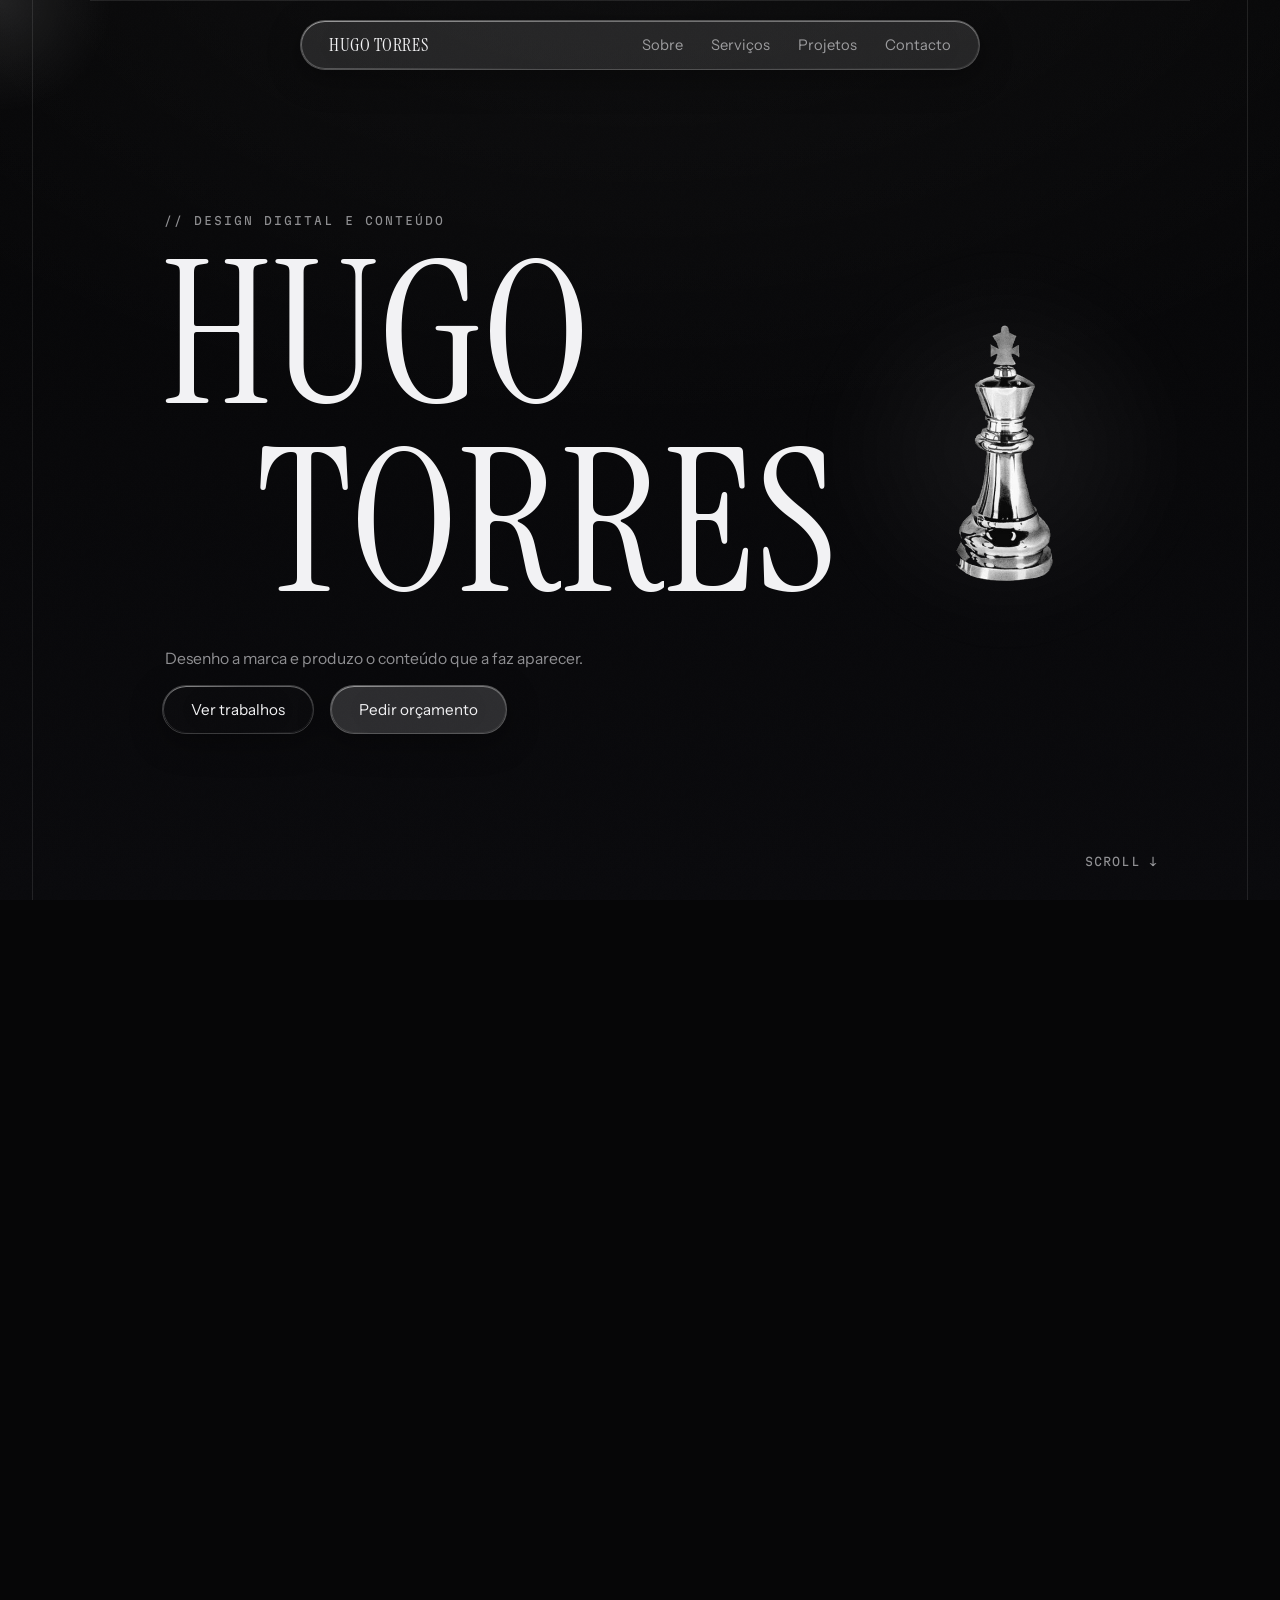
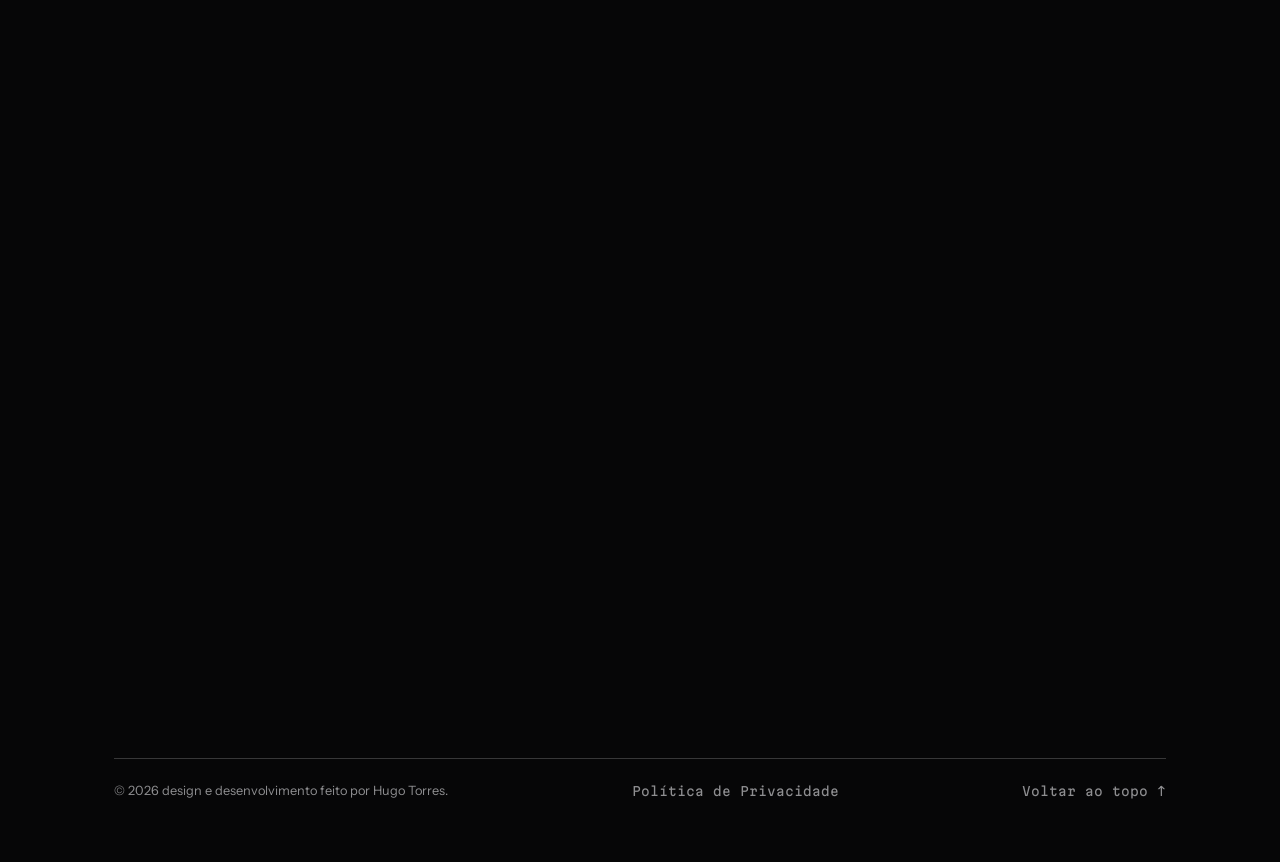
<file: index.html>
<!DOCTYPE html>
<html lang="pt">
<head>
<meta charset="UTF-8">
<meta name="viewport" content="width=device-width, initial-scale=1.0">
<title>Hugo Torres, design de marca e vídeo</title>
<meta name="description" content="Desenho a marca e produzo o conteúdo que a faz aparecer. Identidade visual e vídeo, a partir de Ponte de Lima e do Porto, presencial ou remoto para todo o país.">
<meta name="theme-color" content="#0a0812">
<meta property="og:type" content="website">
<meta property="og:title" content="Hugo Torres, design de marca e vídeo">
<meta property="og:description" content="Desenho a marca e produzo o conteúdo que a faz aparecer. Identidade visual e vídeo, a partir de Ponte de Lima e do Porto, presencial ou remoto para todo o país.">
<meta property="og:url" content="https://githugotorres.github.io/PortfolioHugo/">
<meta property="og:image" content="assets/og-image.jpg">
<meta name="twitter:card" content="summary_large_image">
<meta name="twitter:title" content="Hugo Torres, design de marca e vídeo">
<meta name="twitter:description" content="Desenho a marca e produzo o conteúdo que a faz aparecer. Identidade visual e vídeo, a partir de Ponte de Lima e do Porto, presencial ou remoto para todo o país.">
<meta name="twitter:image" content="assets/og-image.jpg">
<link rel="icon" type="image/jpeg" href="assets/favicon.jpg">
<link rel="preconnect" href="https://fonts.googleapis.com">
<link rel="preconnect" href="https://fonts.gstatic.com" crossorigin>
<link href="https://fonts.googleapis.com/css2?family=Instrument+Serif:ital,wght@0,400;1,400&family=Instrument+Sans:wght@400&family=Martian+Mono:wght@400&display=swap" rel="stylesheet">
<link rel="stylesheet" href="css/style.css?v=20261021">
<script type="application/ld+json">
{
  "@context": "https://schema.org",
  "@type": "Person",
  "name": "Hugo Torres",
  "alternateName": "Hugo Alexandre Torres Gonçalves",
  "jobTitle": "Designer de marca e editor de vídeo",
  "description": "Identidade visual, design gráfico e vídeo curto para marcas. Ponte de Lima, Porto e remoto.",
  "image": "assets/FotoPro.jpg",
  "knowsAbout": ["Identidade Visual", "Design Gráfico", "Edição de Vídeo", "Motion Graphics", "Conteúdo para Redes Sociais"],
  "areaServed": ["Ponte de Lima", "Porto", "Portugal"],
  "sameAs": [
    "https://www.linkedin.com/in/hugotorres11/",
    "https://www.instagram.com/hugotorres11_/"
  ]
}
</script>
<script type="application/ld+json">
[
  {
    "@context": "https://schema.org",
    "@type": "Service",
    "name": "Identidade Essencial",
    "description": "Negócios que precisam de uma marca coerente pela primeira vez.",
    "provider": { "@type": "Person", "name": "Hugo Torres" },
    "areaServed": ["Ponte de Lima", "Porto", "Portugal"],
    "offers": { "@type": "Offer", "price": "750", "priceCurrency": "EUR" }
  },
  {
    "@context": "https://schema.org",
    "@type": "Service",
    "name": "Marca e Conteúdo",
    "description": "Quem vai lançar ou relançar e precisa de marca e de material pronto a comunicar desde o primeiro dia.",
    "provider": { "@type": "Person", "name": "Hugo Torres" },
    "areaServed": ["Ponte de Lima", "Porto", "Portugal"],
    "offers": { "@type": "Offer", "price": "1500", "priceCurrency": "EUR" }
  },
  {
    "@context": "https://schema.org",
    "@type": "Service",
    "name": "Avença Mensal",
    "description": "Quem já tem marca definida e precisa de publicar com regularidade sem perder coerência.",
    "provider": { "@type": "Person", "name": "Hugo Torres" },
    "areaServed": ["Ponte de Lima", "Porto", "Portugal"],
    "offers": { "@type": "Offer", "price": "450", "priceCurrency": "EUR" }
  }
]
</script>
</head>
<body>

  <!-- Fundo preto lacado -->
  <div class="bg-lacquer"></div>
  <div class="noise-overlay"></div>

  <!-- Glow que segue o cursor -->
  <div class="cursor-glow" id="cursor-glow"></div>

  <!-- Linhas de grelha verticais -->
  <div class="grid-lines" aria-hidden="true">
    <span class="grid-line grid-line--left"></span>
    <span class="grid-line grid-line--right"></span>
  </div>

  <!-- Barra de progresso do scroll -->
  <div class="scroll-progress-bar" aria-hidden="true"><span class="scroll-progress-fill" id="scroll-progress-fill"></span></div>

  <a href="#page-content" class="skip-link">Saltar para o conteúdo</a>

  <div id="page-content" tabindex="-1">

  <!-- Navegação -->
  <header>
    <nav class="glass nav">
      <a href="#home" class="nav-logo">Hugo Torres</a>
      <div class="nav-links">
        <a href="sobre.html">Sobre</a>
        <a href="servicos.html">Serviços</a>
        <a href="projetos.html">Projetos</a>
        <a href="contacto.html">Contacto</a>
      </div>
    </nav>
  </header>

  <main>

  <!-- Hero -->
  <section id="home" class="hero">
    <div class="hero-chess" aria-hidden="true">
      <span class="hero-chess-glow"></span>
      <div class="hero-chess-piece-wrap">
        <img src="assets/chess-piece.png" alt="" class="hero-chess-piece" loading="eager" fetchpriority="low">
        <span class="hero-chess-shine"></span>
      </div>
    </div>

    <p class="hero-note reveal" style="transition-delay: 60ms;">// design digital e conteúdo</p>

    <h1 class="hero-name" id="hero-name" aria-label="Hugo Torres" tabindex="0">
      <span class="hero-name-row" data-word="Hugo">Hugo</span>
      <span class="hero-name-row hero-name-row--offset" data-word="Torres">Torres</span>
    </h1>

    <p class="hero-sticker reveal" style="transition-delay: 220ms;">Desenho a marca e produzo o conteúdo que a faz aparecer.</p>


    <div class="hero-actions reveal" style="transition-delay: 290ms;">
      <a href="projetos.html" class="btn-block glass btn-block--outline">Ver trabalhos</a>
      <a href="contacto.html" class="btn-block glass btn-block--solid">Pedir orçamento</a>
    </div>

    <p class="scroll-status reveal" style="transition-delay: 360ms;">Scroll <span aria-hidden="true">&darr;</span></p>
  </section>

  <!-- Trabalhos -->
  <section id="trabalhos" class="projects">
    <p class="hero-note reveal">// projetos</p>
    <div class="projects-grid">
      <a href="ctad.html" class="project-card glass reveal">
        <h3 class="project-title">Tiago Aragão, Rebranding</h3>
        <p class="project-desc">Revisão completa da identidade de um atleta em transição do ciclismo para o triatlo, do ícone à aplicação real em frota, vestuário e redes sociais.</p>
        <div class="project-card-footer">
          <div class="project-tags" data-plano="1"><span>Plano: Identidade Essencial</span></div>
          <span class="project-arrow" aria-hidden="true">&#8594;</span>
        </div>
      </a>
      <a href="viseu-guloso.html" class="project-card glass reveal" style="transition-delay: 70ms;">
        <h3 class="project-title">Viseu Guloso, Marketing</h3>
        <p class="project-desc">Marca criada de raiz para a restauração de Viseu no Instagram, com mascote própria e um plano de campanhas contínuo.</p>
        <div class="project-card-footer">
          <div class="project-tags" data-plano="2"><span>Plano: Marca e Conteúdo</span></div>
          <span class="project-arrow" aria-hidden="true">&#8594;</span>
        </div>
      </a>
      <a href="anabela-rocha.html" class="project-card glass reveal" style="transition-delay: 140ms;">
        <h3 class="project-title">Anabela Rocha, Conteúdo</h3>
        <p class="project-desc">Gestão de conteúdo mensal para um escritório de advocacia em Braga, a traduzir temas jurídicos em publicações que o público entende.</p>
        <div class="project-card-footer">
          <div class="project-tags" data-plano="3"><span>Plano: Avença Mensal</span></div>
          <span class="project-arrow" aria-hidden="true">&#8594;</span>
        </div>
      </a>
    </div>
    <p class="section-note reveal" style="text-align: center; margin: 2rem auto 0;"><a href="projetos.html" class="footer-top">Ver todos os projetos &rarr;</a></p>
  </section>

  <!-- Serviços -->
  <section id="como-ajudar">
    <p class="hero-note reveal">// orçamentos</p>
    <h2 class="section-title reveal">Planos e Preços</h2>
    <div class="pricing-grid">
      <div class="glass panel pricing-card reveal" id="plano-1">
        <span class="pricing-pulse-ring" aria-hidden="true"></span>
        <p class="pricing-name">1. Identidade Essencial</p>
        <p class="pricing-audience">Para negócios que precisam de uma marca coerente pela primeira vez, ou de um rebranding completo.</p>
        <p class="pricing-price">Desde 750 €</p>
      </div>
      <div class="glass panel pricing-card reveal" style="transition-delay: 70ms;" id="plano-2">
        <span class="pricing-pulse-ring" aria-hidden="true"></span>
        <p class="pricing-name">2. Marca e Conteúdo</p>
        <p class="pricing-audience">Para quem vai lançar ou relançar e precisa de marca e de material pronto a comunicar desde o primeiro dia.</p>
        <p class="pricing-price">Desde 1500 €</p>
      </div>
      <div class="glass panel pricing-card reveal" style="transition-delay: 140ms;" id="plano-3">
        <span class="pricing-pulse-ring" aria-hidden="true"></span>
        <p class="pricing-name">3. Avença Mensal</p>
        <p class="pricing-audience">Para quem já tem marca definida e precisa de publicar com regularidade sem perder coerência.</p>
        <p class="pricing-price">Desde 450 €/mês</p>
      </div>
    </div>
    <p class="section-note reveal" style="text-align: center; margin: 2rem auto 0;">
      <a href="servicos.html" class="btn-block glass btn-block--solid">Ver serviços e preços</a>
    </p>
  </section>

  </main>

  <!-- {{ CONFIRMAR COM CONTABILISTA: prestar serviços pagos a clientes finais em Portugal, mesmo
       como trabalhador independente, pode obrigar a registo no Livro de Reclamações Eletrónico e à
       indicação de uma entidade de Resolução Alternativa de Litígios (RAL). Depende do enquadramento
       fiscal e de se os clientes são consumidores finais ou empresas. Confirmar antes de decidir se é
       preciso adicionar (ex: link/logótipo do Livro de Reclamações no rodapé). }} -->
  <footer class="footer">
    <div class="footer-row">
      <p class="footer-copy">&copy; <span id="year"></span> design e desenvolvimento feito por Hugo Torres.</p>
      <a href="privacidade.html" class="footer-top">Política de Privacidade</a>
      <a href="#home" class="footer-top">Voltar ao topo ↑</a>
    </div>
  </footer>

  </div>

  <button type="button" class="back-to-top" id="back-to-top" aria-label="Voltar ao topo">
    <svg viewBox="0 0 24 24" aria-hidden="true" focusable="false">
      <path d="M12 19V5M12 5l-6 6M12 5l6 6" fill="none" stroke="currentColor" stroke-width="2" stroke-linecap="round" stroke-linejoin="round"/>
    </svg>
  </button>

  <script src="js/main.js?v=20261021"></script>

  <!-- Cloudflare Web Analytics -->
  <script type='module' src='https://static.cloudflareinsights.com/beacon.min.js' data-cf-beacon='{"token": "ff9f1c3c354b45a8ab60e89f13da1b0e"}'></script>
  <!-- End Cloudflare Web Analytics -->
</body>
</html>
</file>
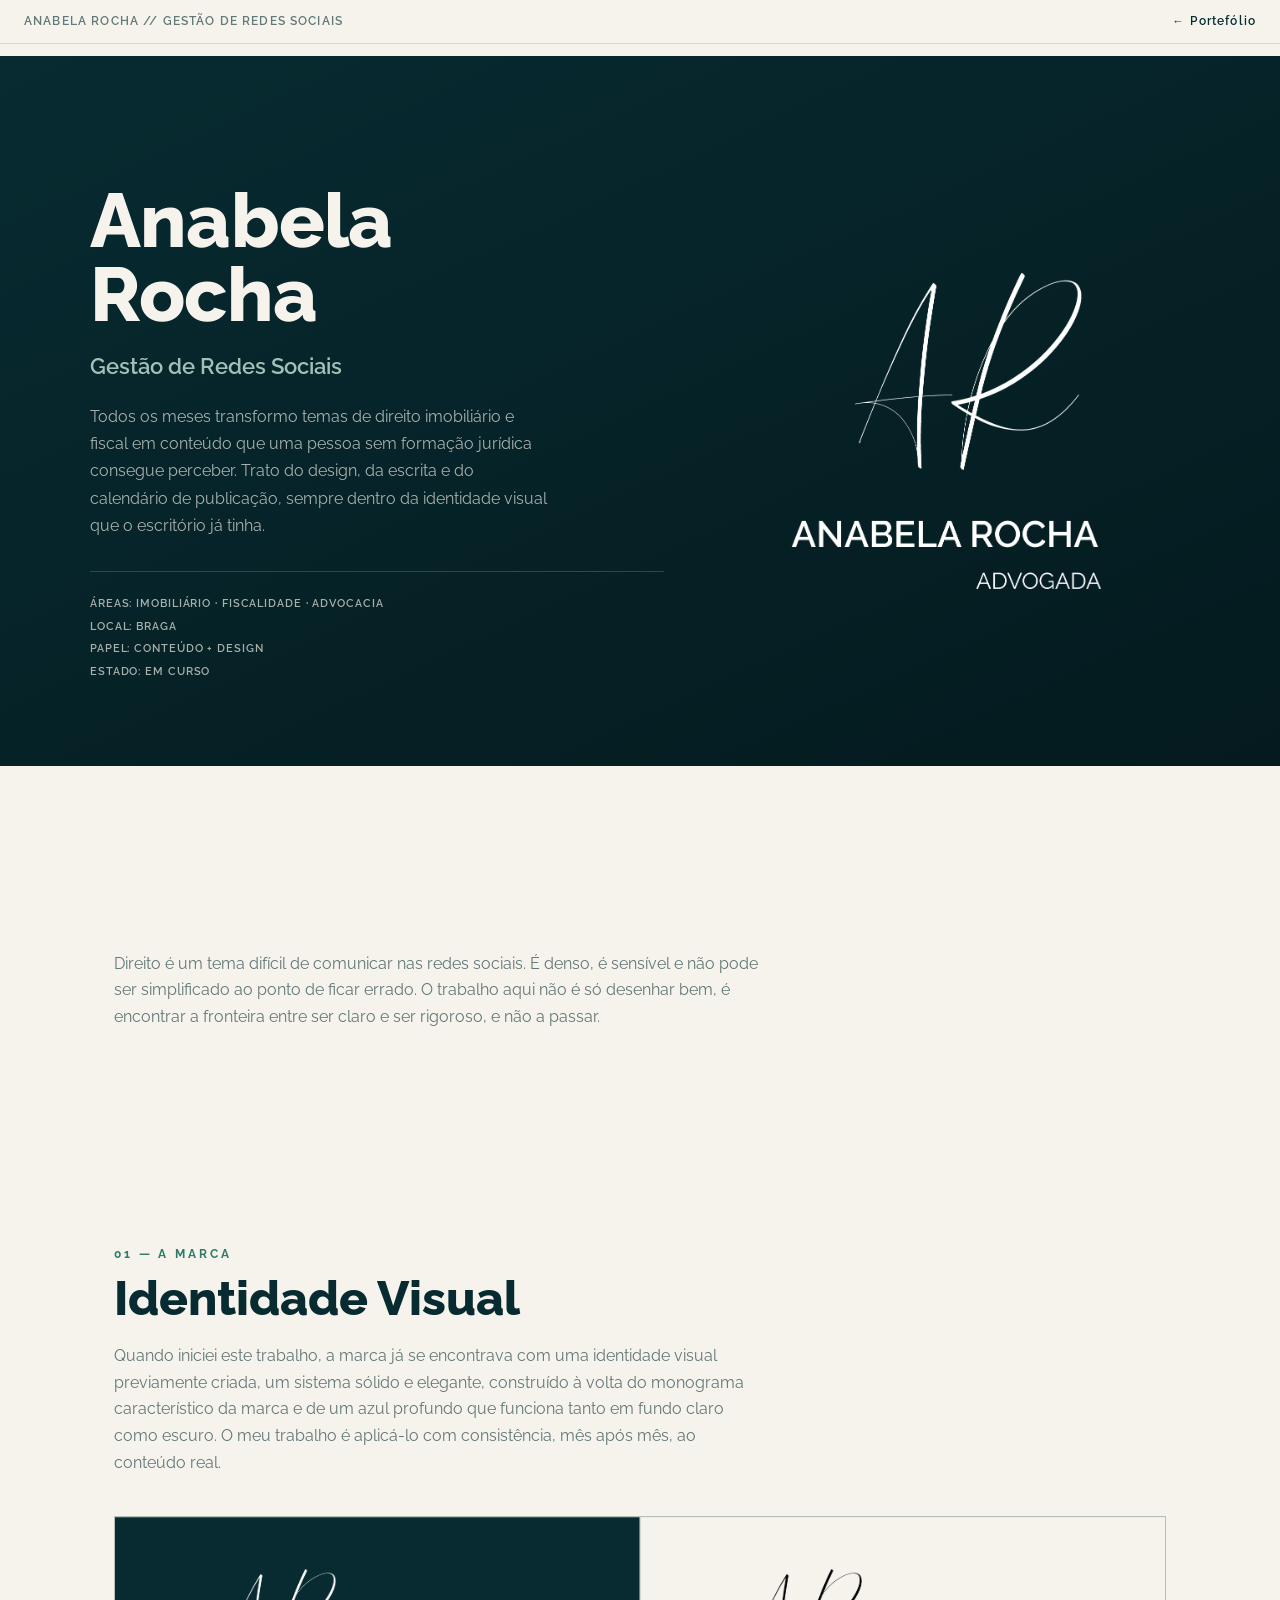
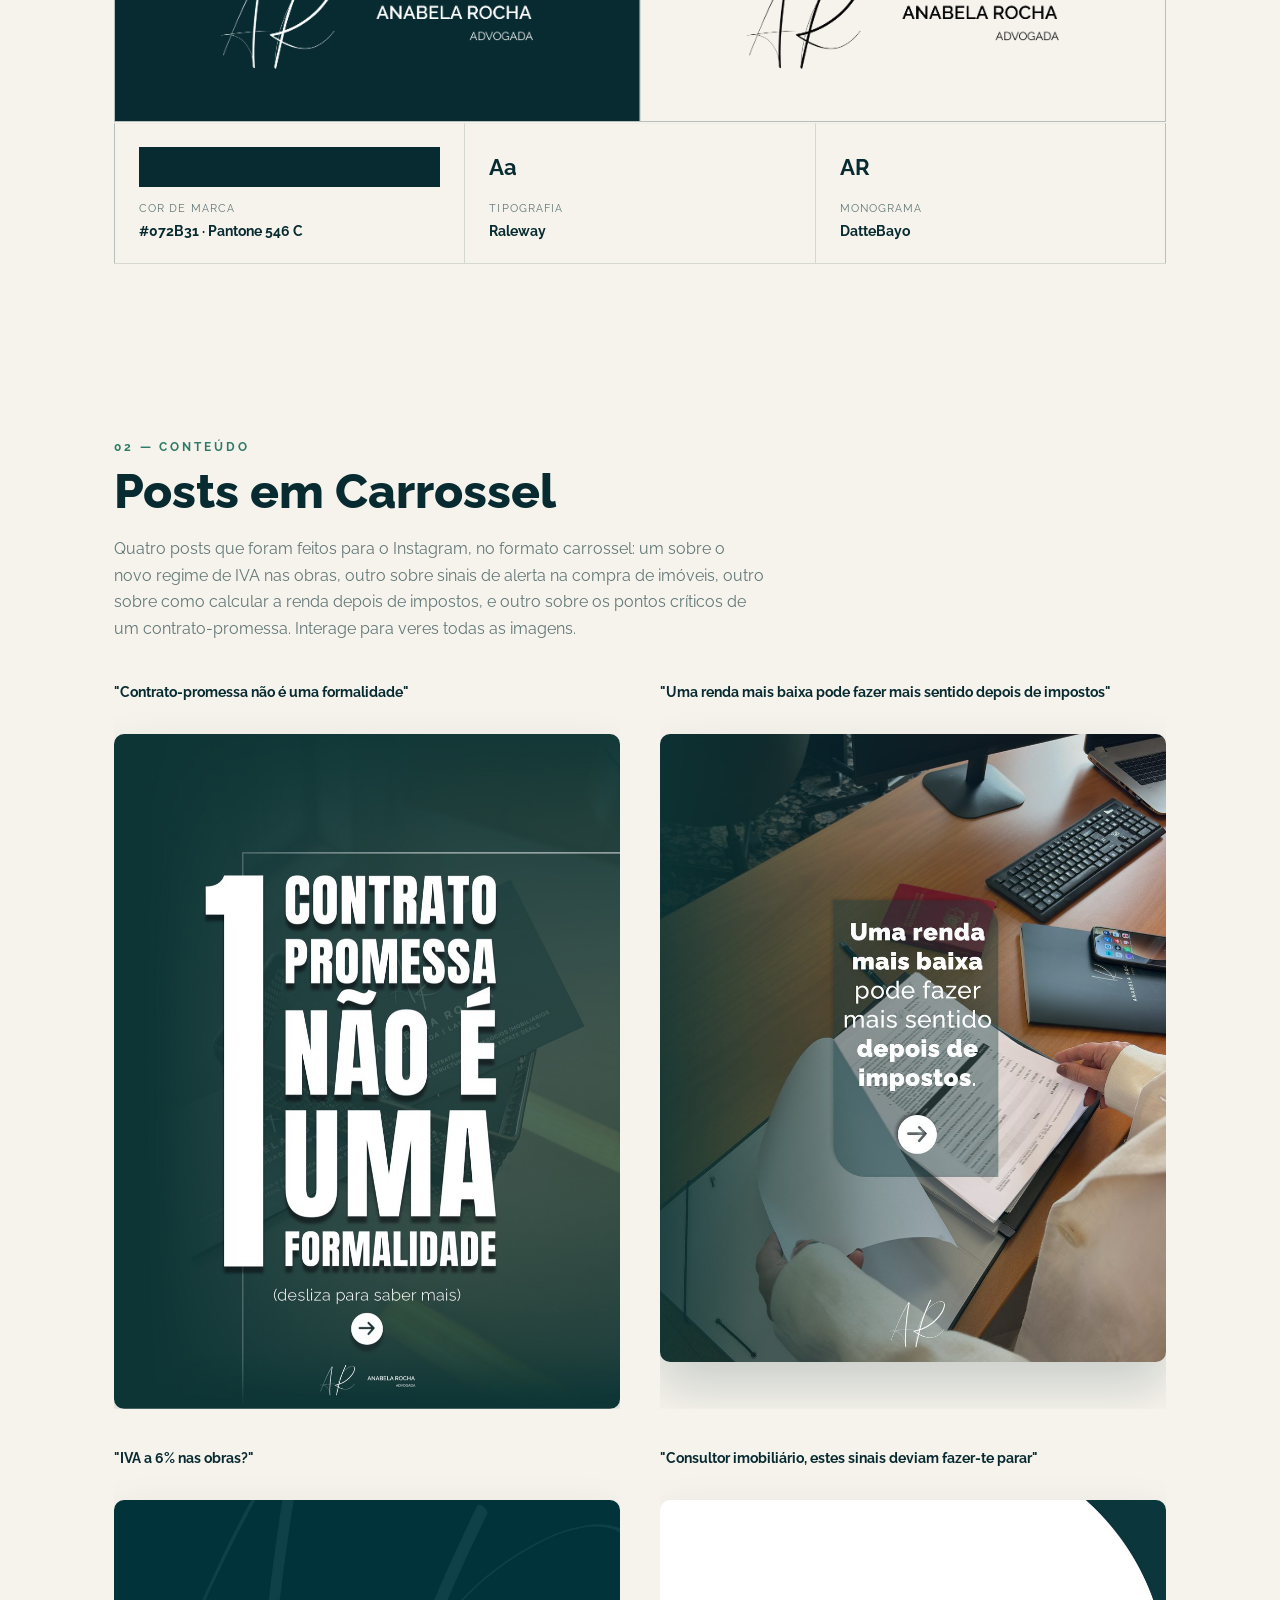
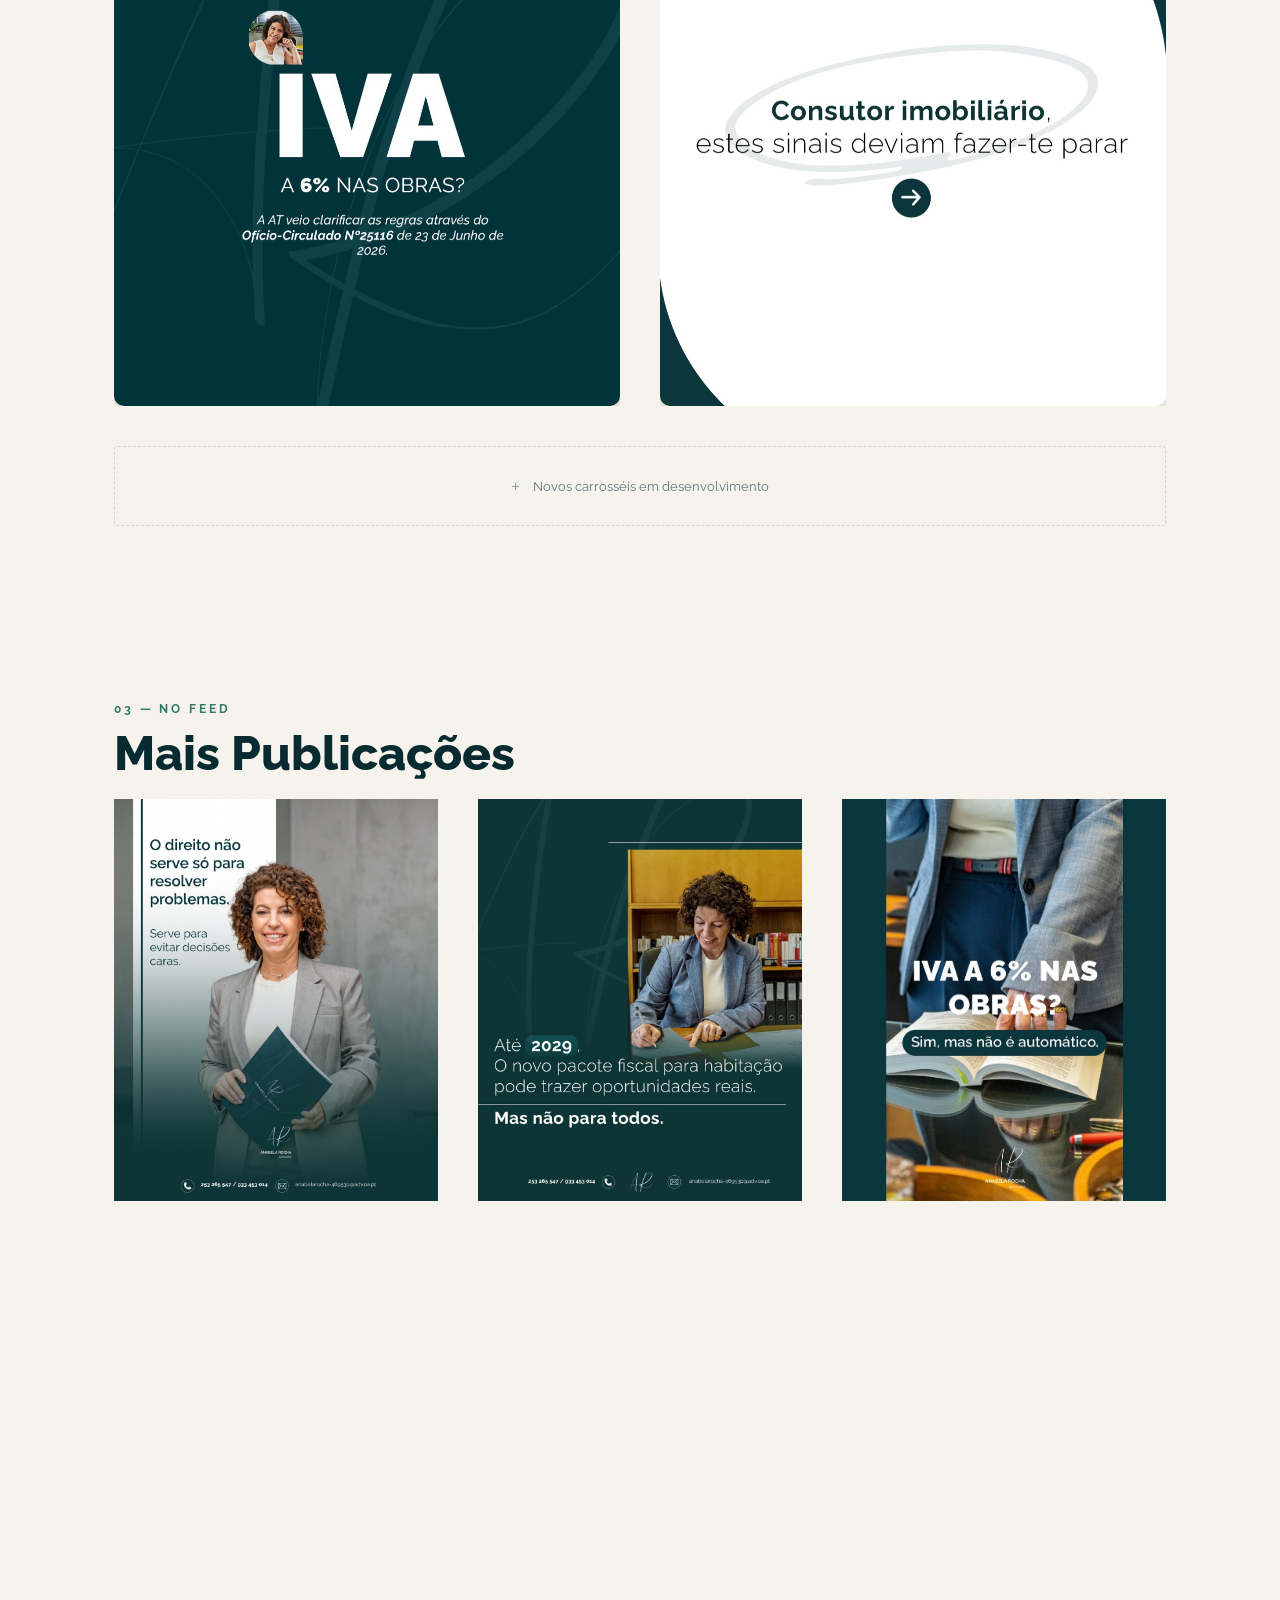
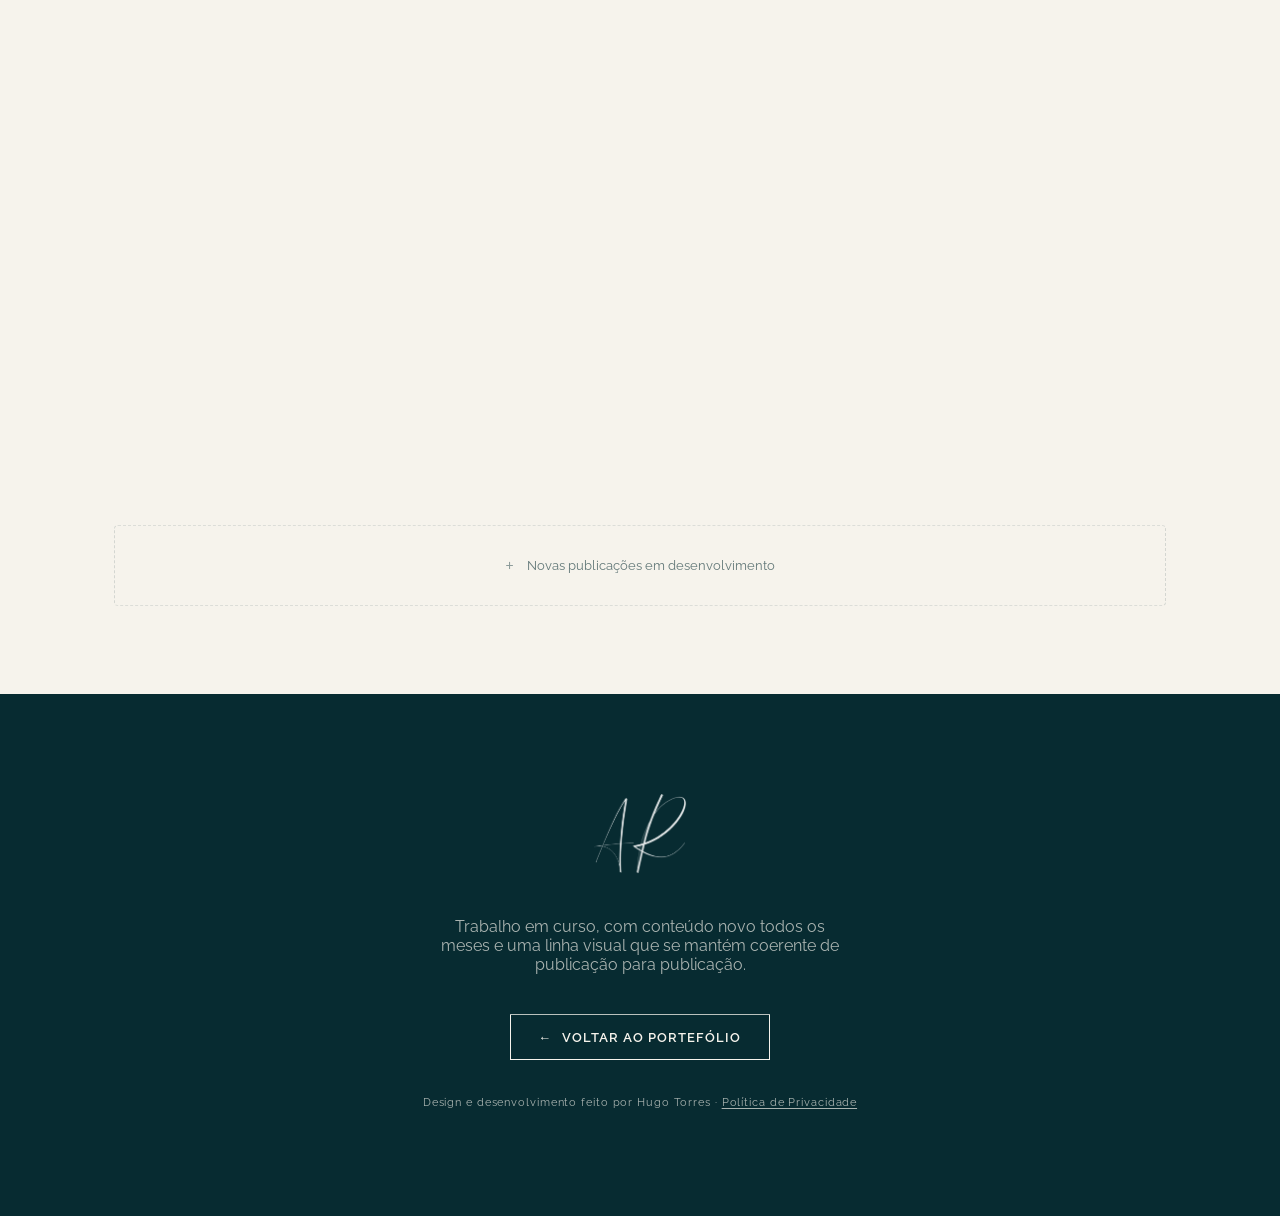
<file: anabela-rocha.html>
<!DOCTYPE html>
<html lang="pt">
<head>
<meta charset="UTF-8">
<meta name="viewport" content="width=device-width, initial-scale=1.0">
<title>Anabela Rocha — Gestão de Redes Sociais — Hugo Torres</title>
<meta name="description" content="Gestão de redes sociais em part-time para o escritório de advocacia de Anabela Rocha, em Braga: conteúdo, design e estratégia para Direito Imobiliário, Fiscalidade e Consultoria Estratégica.">
<meta name="theme-color" content="#072B31">
<meta property="og:type" content="website">
<meta property="og:title" content="Anabela Rocha — Gestão de Redes Sociais — Hugo Torres">
<meta property="og:description" content="Conteúdo, design e estratégia de comunicação para um escritório de advocacia em Braga.">
<meta property="og:url" content="https://githugotorres.github.io/PortfolioHugo/anabela-rocha.html">
<meta property="og:image" content="assets/og-image.jpg">
<link rel="icon" type="image/jpeg" href="assets/favicon.jpg">
<link rel="preconnect" href="https://fonts.googleapis.com">
<link rel="preconnect" href="https://fonts.gstatic.com" crossorigin>
<link href="https://fonts.googleapis.com/css2?family=Raleway:wght@400;500;600;700;800&display=swap" rel="stylesheet">
<link rel="stylesheet" href="css/anabela-rocha.css">
</head>
<body>

  <header class="ar-bar">
    <span class="ar-case">ANABELA ROCHA // GESTÃO DE REDES SOCIAIS</span>
    <a href="projetos.html" class="ar-back"><span aria-hidden="true">&larr;</span> Portefólio</a>
  </header>

  <main>

    <section class="ar-hero" id="hero">
      <div class="ar-hero-copy">
        <h1 class="ar-title reveal-target">Anabela<br>Rocha</h1>
        <p class="ar-subtitle reveal-target">Gestão de Redes Sociais</p>
        <p class="ar-desc reveal-target">Todos os meses transformo temas de direito imobiliário e fiscal em conteúdo que uma pessoa sem formação jurídica consegue perceber. Trato do design, da escrita e do calendário de publicação, sempre dentro da identidade visual que o escritório já tinha.</p>
        <div class="ar-spec reveal-target">
          <span>ÁREAS: IMOBILIÁRIO · FISCALIDADE · ADVOCACIA</span>
          <span>LOCAL: BRAGA</span>
          <span>PAPEL: CONTEÚDO + DESIGN</span>
          <span>ESTADO: EM CURSO</span>
        </div>
      </div>
      <div class="ar-hero-mark reveal-target">
        <img src="assets/projects/anabela-rocha/logo-vertical-branco.png" alt="Logótipo Anabela Rocha, Advogada — monograma AR" loading="eager">
      </div>
    </section>

    <section class="ar-section" id="desafio">
      <p class="ar-section-kicker reveal-target">00 — O DESAFIO</p>
      <h2 class="ar-section-title reveal-target">O Desafio</h2>
      <p class="ar-section-text reveal-target">Direito é um tema difícil de comunicar nas redes sociais. É denso, é sensível e não pode ser simplificado ao ponto de ficar errado. O trabalho aqui não é só desenhar bem, é encontrar a fronteira entre ser claro e ser rigoroso, e não a passar.</p>
    </section>

    <section class="ar-section" id="marca">
      <p class="ar-section-kicker reveal-target">01 — A MARCA</p>
      <h2 class="ar-section-title reveal-target">Identidade Visual</h2>
      <p class="ar-section-text reveal-target">Quando iniciei este trabalho, a marca já se encontrava com uma identidade visual previamente criada, um sistema sólido e elegante, construído à volta do monograma característico da marca e de um azul profundo que funciona tanto em fundo claro como escuro. O meu trabalho é aplicá-lo com consistência, mês após mês, ao conteúdo real.</p>
      <div class="ar-mark-grid">
        <div class="ar-mark-card ar-mark-card--dark reveal-target">
          <img src="assets/projects/anabela-rocha/logo-horizontal-branco.png" alt="Logótipo Anabela Rocha Advogada, versão branca sobre verde" loading="lazy">
        </div>
        <div class="ar-mark-card ar-mark-card--light reveal-target">
          <img src="assets/projects/anabela-rocha/logo-horizontal-preto.png" alt="Logótipo Anabela Rocha Advogada, versão escura sobre branco" loading="lazy">
        </div>
      </div>
      <div class="ar-facts reveal-target">
        <div class="ar-fact">
          <span class="ar-fact-chip" style="background:#072B31;"></span>
          <span class="ar-fact-label">Cor de marca</span>
          <span class="ar-fact-value">#072B31 · Pantone 546 C</span>
        </div>
        <div class="ar-fact">
          <span class="ar-fact-glyph">Aa</span>
          <span class="ar-fact-label">Tipografia</span>
          <span class="ar-fact-value">Raleway</span>
        </div>
        <div class="ar-fact">
          <span class="ar-fact-glyph">AR</span>
          <span class="ar-fact-label">Monograma</span>
          <span class="ar-fact-value">DatteBayo</span>
        </div>
      </div>
    </section>

    <section class="ar-section ar-section--carousel" id="conteudo">
      <p class="ar-section-kicker reveal-target">02 — CONTEÚDO</p>
      <h2 class="ar-section-title reveal-target">Posts em Carrossel</h2>
      <p class="ar-section-text reveal-target">Quatro posts que foram feitos para o Instagram, no formato carrossel: um sobre o novo regime de IVA nas obras, outro sobre sinais de alerta na compra de imóveis, outro sobre como calcular a renda depois de impostos, e outro sobre os pontos críticos de um contrato-promessa. Interage para veres todas as imagens.</p>

      <div class="ig-carousel-grid">
        <figure class="ig-carousel-block ig-carousel-block--promessa reveal-target">
          <figcaption class="ig-carousel-label">"Contrato-promessa não é uma formalidade"</figcaption>
          <div class="ig-carousel">
            <div class="ig-track">
              <img src="assets/projects/anabela-rocha/carrossel-contrato-promessa-1.jpg" class="ig-slide" alt="Slide 1: Contrato promessa não é uma formalidade." loading="lazy">
              <img src="assets/projects/anabela-rocha/carrossel-contrato-promessa-2.jpg" class="ig-slide" alt="Slide 2: Prazos e pagamentos definem o ritmo do negócio." loading="lazy">
              <img src="assets/projects/anabela-rocha/carrossel-contrato-promessa-3.jpg" class="ig-slide" alt="Slide 3: Condições e documentação incompletas travam a escritura." loading="lazy">
              <img src="assets/projects/anabela-rocha/carrossel-contrato-promessa-4.jpg" class="ig-slide" alt="Slide 4: Financiamento e sinal, sem isto claro, o risco é teu." loading="lazy">
              <img src="assets/projects/anabela-rocha/carrossel-contrato-promessa-5.jpg" class="ig-slide" alt="Slide 5: Incumprimento tem consequências, sabe quais antes de assinar." loading="lazy">
            </div>
            <button class="ig-nav ig-prev" aria-label="Slide anterior">&lsaquo;</button>
            <button class="ig-nav ig-next" aria-label="Slide seguinte">&rsaquo;</button>
          </div>
        </figure>
        <figure class="ig-carousel-block ig-carousel-block--portrait reveal-target">
          <figcaption class="ig-carousel-label">"Uma renda mais baixa pode fazer mais sentido depois de impostos"</figcaption>
          <div class="ig-carousel">
            <div class="ig-track">
              <img src="assets/projects/anabela-rocha/carrossel-renda-1.jpg" class="ig-slide" alt="Slide 1: Uma renda mais baixa pode fazer mais sentido depois de impostos." loading="lazy">
              <img src="assets/projects/anabela-rocha/carrossel-renda-2.jpg" class="ig-slide" alt="Slide 2: Renda bruta, o valor que consta no contrato." loading="lazy">
              <img src="assets/projects/anabela-rocha/carrossel-renda-3.jpg" class="ig-slide" alt="Slide 3: Rendimento líquido, o que sobra depois de impostos e despesas." loading="lazy">
              <img src="assets/projects/anabela-rocha/carrossel-renda-4.jpg" class="ig-slide" alt="Slide 4: O que muda a conta, enquadramento fiscal, duração do contrato, perfil do imóvel." loading="lazy">
              <img src="assets/projects/anabela-rocha/carrossel-renda-5.jpg" class="ig-slide" alt="Slide 5: Objetivo patrimonial do proprietário." loading="lazy">
              <img src="assets/projects/anabela-rocha/carrossel-renda-6.jpg" class="ig-slide" alt="Slide 6: Às vezes a estratégia certa muda completamente as contas. Se vais arrendar, faz as contas antes de definires a renda." loading="lazy">
            </div>
            <button class="ig-nav ig-prev" aria-label="Slide anterior">&lsaquo;</button>
            <button class="ig-nav ig-next" aria-label="Slide seguinte">&rsaquo;</button>
          </div>
        </figure>
        <figure class="ig-carousel-block reveal-target">
          <figcaption class="ig-carousel-label">"IVA a 6% nas obras?"</figcaption>
          <div class="ig-carousel">
            <div class="ig-track">
              <img src="assets/projects/anabela-rocha/carrossel-iva-1.jpg" class="ig-slide" alt="Slide 1: IVA a 6% nas obras? A AT veio clarificar as regras." loading="lazy">
              <img src="assets/projects/anabela-rocha/carrossel-iva-2.jpg" class="ig-slide" alt="Slide 2: Aplica-se a construção ou reabilitação para venda HPP ou arrendamento habitacional." loading="lazy">
              <img src="assets/projects/anabela-rocha/carrossel-iva-3.jpg" class="ig-slide" alt="Slide 3: Mas há limites de valor de venda e de renda." loading="lazy">
              <img src="assets/projects/anabela-rocha/carrossel-iva-4.jpg" class="ig-slide" alt="Slide 4: Atenção, não basta faturar a 6%, é importante cumprir vários requisitos." loading="lazy">
              <img src="assets/projects/anabela-rocha/carrossel-iva-5.jpg" class="ig-slide" alt="Slide 5: Precisa de ajuda? Entre em contacto." loading="lazy">
            </div>
            <button class="ig-nav ig-prev" aria-label="Slide anterior">&lsaquo;</button>
            <button class="ig-nav ig-next" aria-label="Slide seguinte">&rsaquo;</button>
          </div>
        </figure>
        <figure class="ig-carousel-block reveal-target">
          <figcaption class="ig-carousel-label">"Consultor imobiliário, estes sinais deviam fazer-te parar"</figcaption>
          <div class="ig-carousel">
            <div class="ig-track">
              <img src="assets/projects/anabela-rocha/carrossel-imobiliario-1.jpg" class="ig-slide" alt="Slide 1: Consultor imobiliário, estes sinais deviam fazer-te parar." loading="lazy">
              <img src="assets/projects/anabela-rocha/carrossel-imobiliario-2.jpg" class="ig-slide" alt="Slide 2: Imóvel herdado sem partilha clara, documentação incompleta, penhoras, dívidas ou pressa para assinar." loading="lazy">
              <img src="assets/projects/anabela-rocha/carrossel-imobiliario-3.jpg" class="ig-slide" alt="Slide 3: Não precisas de resolver tudo, mas precisas de saber quando chamar quem sabe." loading="lazy">
              <img src="assets/projects/anabela-rocha/carrossel-imobiliario-4.jpg" class="ig-slide" alt="Slide 4: Precisa de ajuda? Entre em contacto comigo." loading="lazy">
            </div>
            <button class="ig-nav ig-prev" aria-label="Slide anterior">&lsaquo;</button>
            <button class="ig-nav ig-next" aria-label="Slide seguinte">&rsaquo;</button>
          </div>
        </figure>
      </div>
      <div class="ar-soon-banner ar-soon-banner--spaced reveal-target">
        <span class="ar-soon-icon" aria-hidden="true">+</span>
        <p class="ar-soon-text">Novos carrosséis em desenvolvimento</p>
      </div>
    </section>

    <section class="ar-section" id="feed">
      <p class="ar-section-kicker reveal-target">03 — NO FEED</p>
      <h2 class="ar-section-title reveal-target">Mais Publicações</h2>
      <div class="ar-feed-grid">
        <figure class="ar-feed-item reveal-target">
          <img src="assets/projects/anabela-rocha/post-manifesto.jpg" alt="Post: O direito não serve só para resolver problemas. Serve para evitar decisões caras." loading="lazy">
        </figure>
        <figure class="ar-feed-item reveal-target">
          <img src="assets/projects/anabela-rocha/post-fiscal.jpg" alt="Post: até 2029, o novo pacote fiscal para habitação pode trazer oportunidades reais, mas não para todos." loading="lazy">
        </figure>
        <figure class="ar-feed-item reveal-target">
          <img src="assets/projects/anabela-rocha/post-iva-obras.jpg" alt="Post: IVA a 6% nas obras? Sim, mas não é automático." loading="lazy">
        </figure>
        <figure class="ar-feed-item reveal-target">
          <img src="assets/projects/anabela-rocha/post-heranca.jpg" alt="Post: Herdei uma casa. Posso vender já?" loading="lazy">
        </figure>
        <figure class="ar-feed-item reveal-target">
          <img src="assets/projects/anabela-rocha/post-separacao-casa-credito.jpg" alt="Post: Separação, casa e crédito? Não decidas no impulso." loading="lazy">
        </figure>
        <figure class="ar-feed-item reveal-target">
          <img src="assets/projects/anabela-rocha/post-penhora.jpg" alt="Post: A venda de um imóvel com penhora não é necessariamente impossível. Mas nunca é simples." loading="lazy">
        </figure>
        <figure class="ar-feed-item reveal-target">
          <img src="assets/projects/anabela-rocha/post-consultores-preparados.jpg" alt="Post: Consultores preparados fecham negócios com mais segurança." loading="lazy">
        </figure>
        <figure class="ar-feed-item ar-soon-banner reveal-target">
          <span class="ar-soon-icon" aria-hidden="true">+</span>
          <p class="ar-soon-text">Novas publicações em desenvolvimento</p>
        </figure>
      </div>
    </section>

    <section class="ar-close" id="fecho">
      <img class="ar-close-mark reveal-target" src="assets/projects/anabela-rocha/monograma-branco.png" alt="Monograma AR" loading="lazy">
      <p class="ar-close-text reveal-target">Trabalho em curso, com conteúdo novo todos os meses e uma linha visual que se mantém coerente de publicação para publicação.</p>
      <a href="projetos.html" class="ar-cta reveal-target"><span aria-hidden="true">&larr;</span> Voltar ao portefólio</a>
      <p class="ar-signature reveal-target">Design e desenvolvimento feito por Hugo Torres · <a href="privacidade.html" class="ar-privacy-link">Política de Privacidade</a></p>
    </section>

  </main>

  <script src="js/anabela-rocha.js"></script>
</body>
</html>
</file>
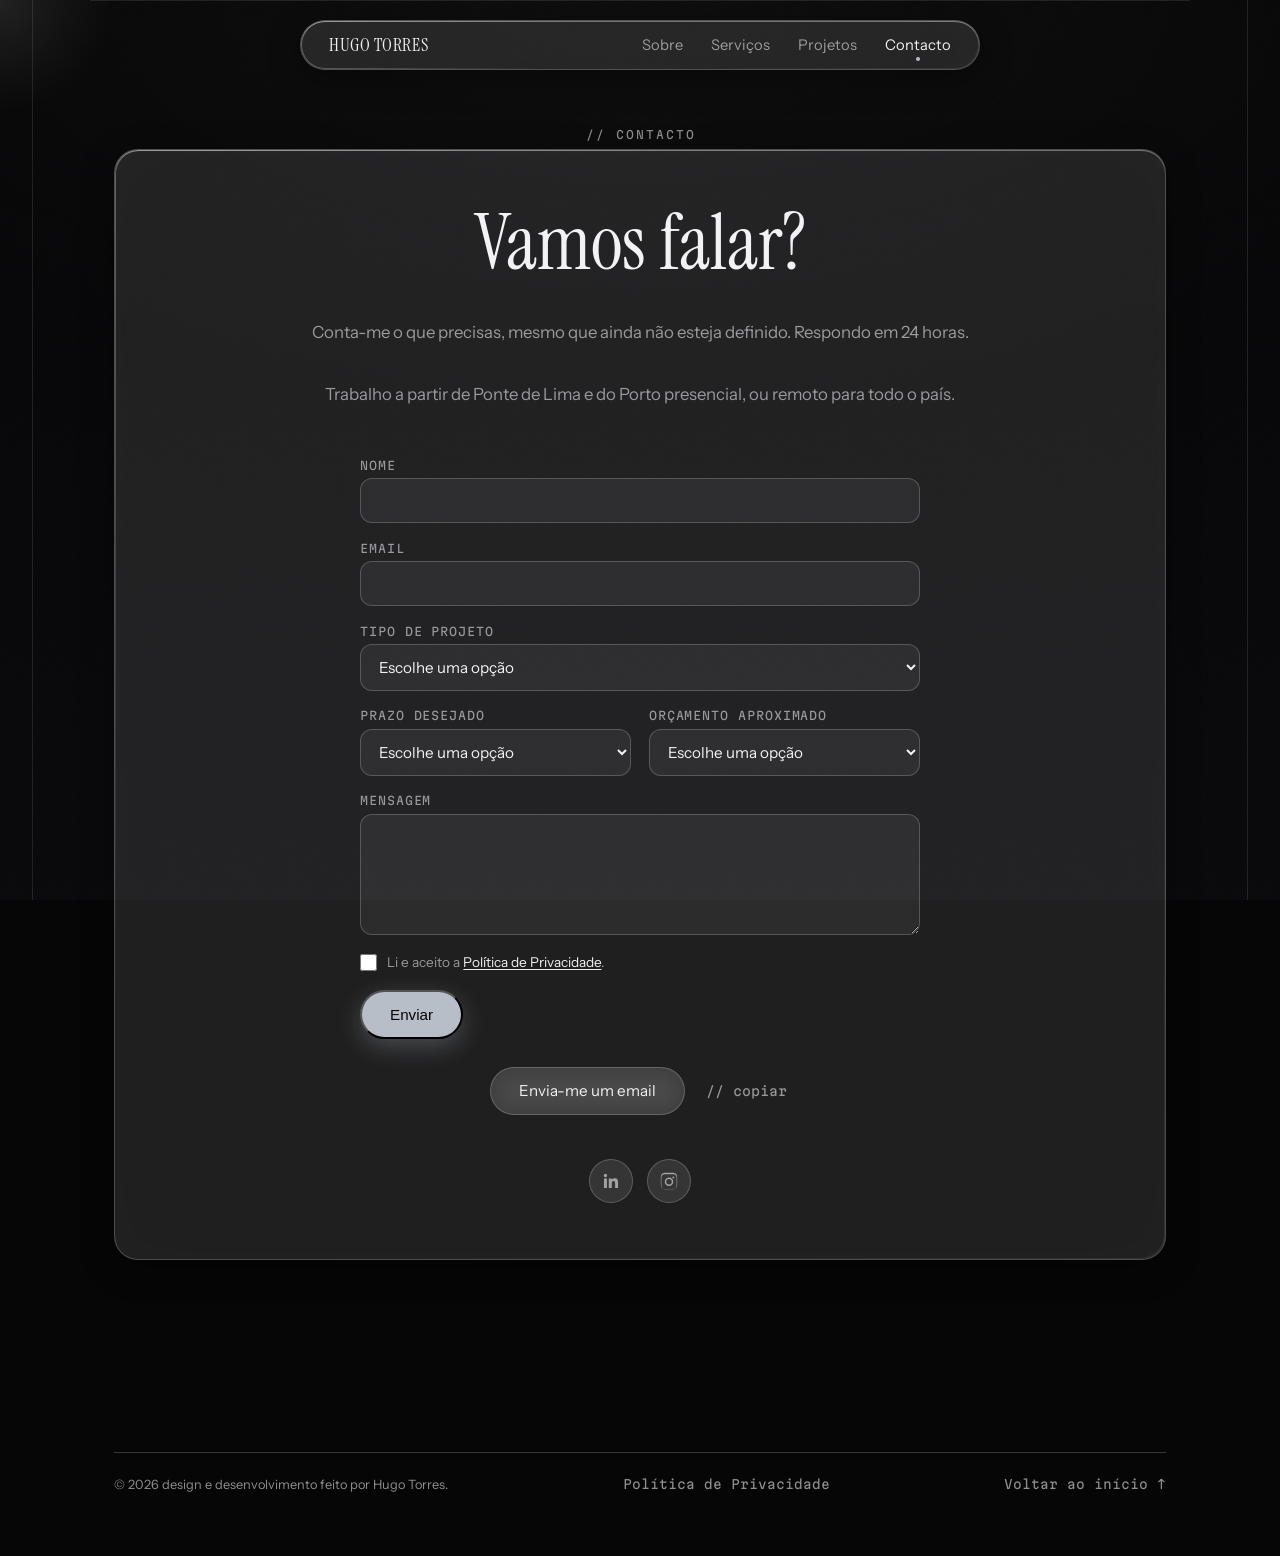
<file: contacto.html>
<!DOCTYPE html>
<html lang="pt">
<head>
<meta charset="UTF-8">
<meta name="viewport" content="width=device-width, initial-scale=1.0">
<title>Contacto | Hugo Torres, design de marca e vídeo</title>
<meta name="description" content="Fala comigo sobre o teu projeto de identidade visual, vídeo ou conteúdo para redes sociais. Respondo em 24 horas em dias úteis. Ponte de Lima, Porto e remoto.">
<meta name="theme-color" content="#0a0812">
<meta property="og:type" content="website">
<meta property="og:title" content="Contacto | Hugo Torres, design de marca e vídeo">
<meta property="og:description" content="Fala comigo sobre o teu projeto de identidade visual, vídeo ou conteúdo para redes sociais. Respondo em 24 horas em dias úteis. Ponte de Lima, Porto e remoto.">
<meta property="og:url" content="https://githugotorres.github.io/PortfolioHugo/contacto.html">
<meta property="og:image" content="assets/og-image.jpg">
<meta name="twitter:card" content="summary_large_image">
<meta name="twitter:title" content="Contacto | Hugo Torres, design de marca e vídeo">
<meta name="twitter:description" content="Fala comigo sobre o teu projeto de identidade visual, vídeo ou conteúdo para redes sociais. Respondo em 24 horas em dias úteis. Ponte de Lima, Porto e remoto.">
<meta name="twitter:image" content="assets/og-image.jpg">
<link rel="icon" type="image/jpeg" href="assets/favicon.jpg">
<link rel="preconnect" href="https://fonts.googleapis.com">
<link rel="preconnect" href="https://fonts.gstatic.com" crossorigin>
<link href="https://fonts.googleapis.com/css2?family=Instrument+Serif:ital,wght@0,400;1,400&family=Instrument+Sans:wght@400&family=Martian+Mono:wght@400&display=swap" rel="stylesheet">
<link rel="stylesheet" href="css/style.css?v=20261021">
</head>
<body>

  <!-- Fundo preto lacado -->
  <div class="bg-lacquer"></div>
  <div class="noise-overlay"></div>

  <!-- Glow que segue o cursor -->
  <div class="cursor-glow" id="cursor-glow"></div>

  <!-- Linhas de grelha verticais -->
  <div class="grid-lines" aria-hidden="true">
    <span class="grid-line grid-line--left"></span>
    <span class="grid-line grid-line--right"></span>
  </div>

  <!-- Barra de progresso do scroll -->
  <div class="scroll-progress-bar" aria-hidden="true"><span class="scroll-progress-fill" id="scroll-progress-fill"></span></div>

  <a href="#page-content" class="skip-link">Saltar para o conteúdo</a>

  <div id="page-content" tabindex="-1">

  <!-- Navegação -->
  <header>
    <nav class="glass nav">
      <a href="index.html#home" class="nav-logo">Hugo Torres</a>
      <div class="nav-links">
        <a href="sobre.html">Sobre</a>
        <a href="servicos.html">Serviços</a>
        <a href="projetos.html">Projetos</a>
        <a href="contacto.html" class="is-active">Contacto</a>
      </div>
    </nav>
  </header>

  <main>

  <!--
    {{ FALTA: testemunhos reais para a secção de prova social. Descomenta este bloco e substitui
       cada bloco de exemplo por citações reais (texto, nome, função e empresa de quem fala).
       Não publicar exemplos inventados. }}

  <section id="testemunhos" class="testimonials">
    <p class="hero-note reveal">// o que dizem</p>
    <h2 class="section-title reveal" style="text-align:center;">O que dizem</h2>
    <div class="testimonials-grid">
      <blockquote class="glass panel testimonial-card reveal">
        <p class="testimonial-quote">"Citação real aqui."</p>
        <footer class="testimonial-author">
          <span class="testimonial-name">Nome</span>
          <span class="testimonial-role">Função, Empresa</span>
        </footer>
      </blockquote>
    </div>
  </section>
  -->

  <!-- Contacto -->
  <section id="contacto" class="contact">
    <p class="hero-note reveal">// contacto</p>
    <div class="glass panel reveal">
      <h1 class="section-title">Vamos falar?</h1>
      <p class="about-text">Conta-me o que precisas, mesmo que ainda não esteja definido. Respondo em 24 horas.</p>
      <p class="about-text">Trabalho a partir de Ponte de Lima e do Porto presencial, ou remoto para todo o país.</p>

      <form class="contact-form" id="contact-form" action="https://formspree.io/f/mqergyya" method="POST" novalidate>
        <input type="hidden" name="_subject" value="Novo pedido de orçamento, site">
        <input type="text" name="_gotcha" class="form-honeypot" tabindex="-1" autocomplete="off" aria-hidden="true">

        <div class="form-row">
          <label for="cf-nome">Nome</label>
          <input type="text" id="cf-nome" name="nome" autocomplete="name" required>
        </div>

        <div class="form-row">
          <label for="cf-email">Email</label>
          <input type="email" id="cf-email" name="email" autocomplete="email" required>
        </div>

        <div class="form-row">
          <label for="cf-tipo">Tipo de projeto</label>
          <select id="cf-tipo" name="tipo_de_projeto" required>
            <option value="" disabled selected>Escolhe uma opção</option>
            <option value="Identidade visual ou rebranding">Identidade visual ou rebranding</option>
            <option value="Vídeo ou motion graphics">Vídeo ou motion graphics</option>
            <option value="Conteúdo para redes sociais">Conteúdo para redes sociais</option>
            <option value="Avença mensal">Avença mensal</option>
            <option value="Outra coisa">Outra coisa</option>
          </select>
        </div>

        <div class="form-row-grid">
          <div class="form-row">
            <label for="cf-prazo">Prazo desejado</label>
            <select id="cf-prazo" name="prazo_desejado">
              <option value="" disabled selected>Escolhe uma opção</option>
              <option value="O quanto antes">O quanto antes</option>
              <option value="Nas próximas semanas">Nas próximas semanas</option>
              <option value="Ainda estou a planear">Ainda estou a planear</option>
            </select>
          </div>

          <div class="form-row">
            <label for="cf-orcamento">Orçamento aproximado</label>
            <select id="cf-orcamento" name="orcamento_aproximado">
              <option value="" disabled selected>Escolhe uma opção</option>
              <option value="Até 500 €">Até 500 €</option>
              <option value="500 a 1500 €">500 a 1500 €</option>
              <option value="Mais de 1500 €">Mais de 1500 €</option>
              <option value="Ainda não sei">Ainda não sei</option>
            </select>
          </div>
        </div>

        <div class="form-row">
          <label for="cf-mensagem">Mensagem</label>
          <textarea id="cf-mensagem" name="mensagem" rows="5" required></textarea>
        </div>

        <div class="form-row">
          <label class="form-consent-label" for="cf-consentimento">
            <input type="checkbox" id="cf-consentimento" name="consentimento" value="Sim" required>
            <span>Li e aceito a <a href="privacidade.html" target="_blank" rel="noopener">Política de Privacidade</a>.</span>
          </label>
        </div>

        <button type="submit" class="btn btn-primary form-submit" id="contact-form-submit">Enviar</button>

        <p class="form-status" id="contact-form-status" role="status" aria-live="polite" hidden></p>
      </form>

      <div class="contact-email-row">
        <a href="mailto:work.hugotorres@gmail.com" class="btn btn-glass">Envia-me um email</a>
        <button type="button" class="copy-email" id="copy-email" data-email="work.hugotorres@gmail.com" aria-live="polite">// copiar</button>
      </div>
      <div class="socials">
        <a href="https://www.linkedin.com/in/hugotorres11/" class="social-link" target="_blank" rel="noopener noreferrer" aria-label="LinkedIn">
          <svg viewBox="0 0 24 24" aria-hidden="true"><path d="M20.45 20.45h-3.55v-5.57c0-1.33-.02-3.03-1.85-3.03-1.85 0-2.14 1.45-2.14 2.94v5.66H9.36V9h3.41v1.56h.05c.48-.9 1.64-1.85 3.38-1.85 3.61 0 4.28 2.38 4.28 5.47v6.27zM5.34 7.43a2.06 2.06 0 1 1 0-4.12 2.06 2.06 0 0 1 0 4.12zM7.12 20.45H3.56V9h3.56v11.45z"/></svg>
        </a>
        <a href="https://www.instagram.com/hugotorres11_/" class="social-link" target="_blank" rel="noopener noreferrer" aria-label="Instagram">
          <svg viewBox="0 0 24 24" aria-hidden="true"><path d="M12 2.16c3.2 0 3.58.01 4.85.07 1.17.05 1.8.24 2.22.4.56.22.96.48 1.38.9.42.42.68.82.9 1.38.16.42.35 1.05.4 2.22.06 1.27.07 1.65.07 4.85s-.01 3.58-.07 4.85c-.05 1.17-.24 1.8-.4 2.22-.22.56-.48.96-.9 1.38-.42.42-.82.68-1.38.9-.42.16-1.05.35-2.22.4-1.27.06-1.65.07-4.85.07s-3.58-.01-4.85-.07c-1.17-.05-1.8-.24-2.22-.4a3.72 3.72 0 0 1-1.38-.9 3.72 3.72 0 0 1-.9-1.38c-.16-.42-.35-1.05-.4-2.22-.06-1.27-.07-1.65-.07-4.85s.01-3.58.07-4.85c.05-1.17.24-1.8.4-2.22.22-.56.48-.96.9-1.38.42-.42.82-.68 1.38-.9.42-.16 1.05-.35 2.22-.4C8.42 2.17 8.8 2.16 12 2.16zm0 1.62c-3.15 0-3.5.01-4.73.07-1.03.05-1.6.22-1.97.36-.5.19-.85.42-1.22.79-.37.37-.6.72-.79 1.22-.14.37-.31.94-.36 1.97-.06 1.23-.07 1.58-.07 4.73s.01 3.5.07 4.73c.05 1.03.22 1.6.36 1.97.19.5.42.85.79 1.22.37.37.72.6 1.22.79.37.14.94.31 1.97.36 1.23.06 1.58.07 4.73.07s3.5-.01 4.73-.07c1.03-.05 1.6-.22 1.97-.36.5-.19.85-.42 1.22-.79.37-.37.6-.72.79-1.22.14-.37.31-.94.36-1.97.06-1.23.07-1.58.07-4.73s-.01-3.5-.07-4.73c-.05-1.03-.22-1.6-.36-1.97a3.28 3.28 0 0 0-.79-1.22 3.28 3.28 0 0 0-1.22-.79c-.37-.14-.94-.31-1.97-.36-1.23-.06-1.58-.07-4.73-.07zm0 4.14a5.08 5.08 0 1 1 0 10.16 5.08 5.08 0 0 1 0-10.16zm0 8.38a3.3 3.3 0 1 0 0-6.6 3.3 3.3 0 0 0 0 6.6zm6.47-8.58a1.19 1.19 0 1 1-2.38 0 1.19 1.19 0 0 1 2.38 0z"/></svg>
        </a>
      </div>
    </div>
  </section>

  </main>

  <footer class="footer">
    <div class="footer-row">
      <p class="footer-copy">&copy; <span id="year"></span> design e desenvolvimento feito por Hugo Torres.</p>
      <a href="privacidade.html" class="footer-top">Política de Privacidade</a>
      <a href="index.html#home" class="footer-top">Voltar ao início ↑</a>
    </div>
  </footer>

  </div>

  <button type="button" class="back-to-top" id="back-to-top" aria-label="Voltar ao topo">
    <svg viewBox="0 0 24 24" aria-hidden="true" focusable="false">
      <path d="M12 19V5M12 5l-6 6M12 5l6 6" fill="none" stroke="currentColor" stroke-width="2" stroke-linecap="round" stroke-linejoin="round"/>
    </svg>
  </button>

  <script src="js/main.js?v=20261021"></script>

  <!-- Cloudflare Web Analytics -->
  <script type='module' src='https://static.cloudflareinsights.com/beacon.min.js' data-cf-beacon='{"token": "ff9f1c3c354b45a8ab60e89f13da1b0e"}'></script>
  <!-- End Cloudflare Web Analytics -->
</body>
</html>
</file>
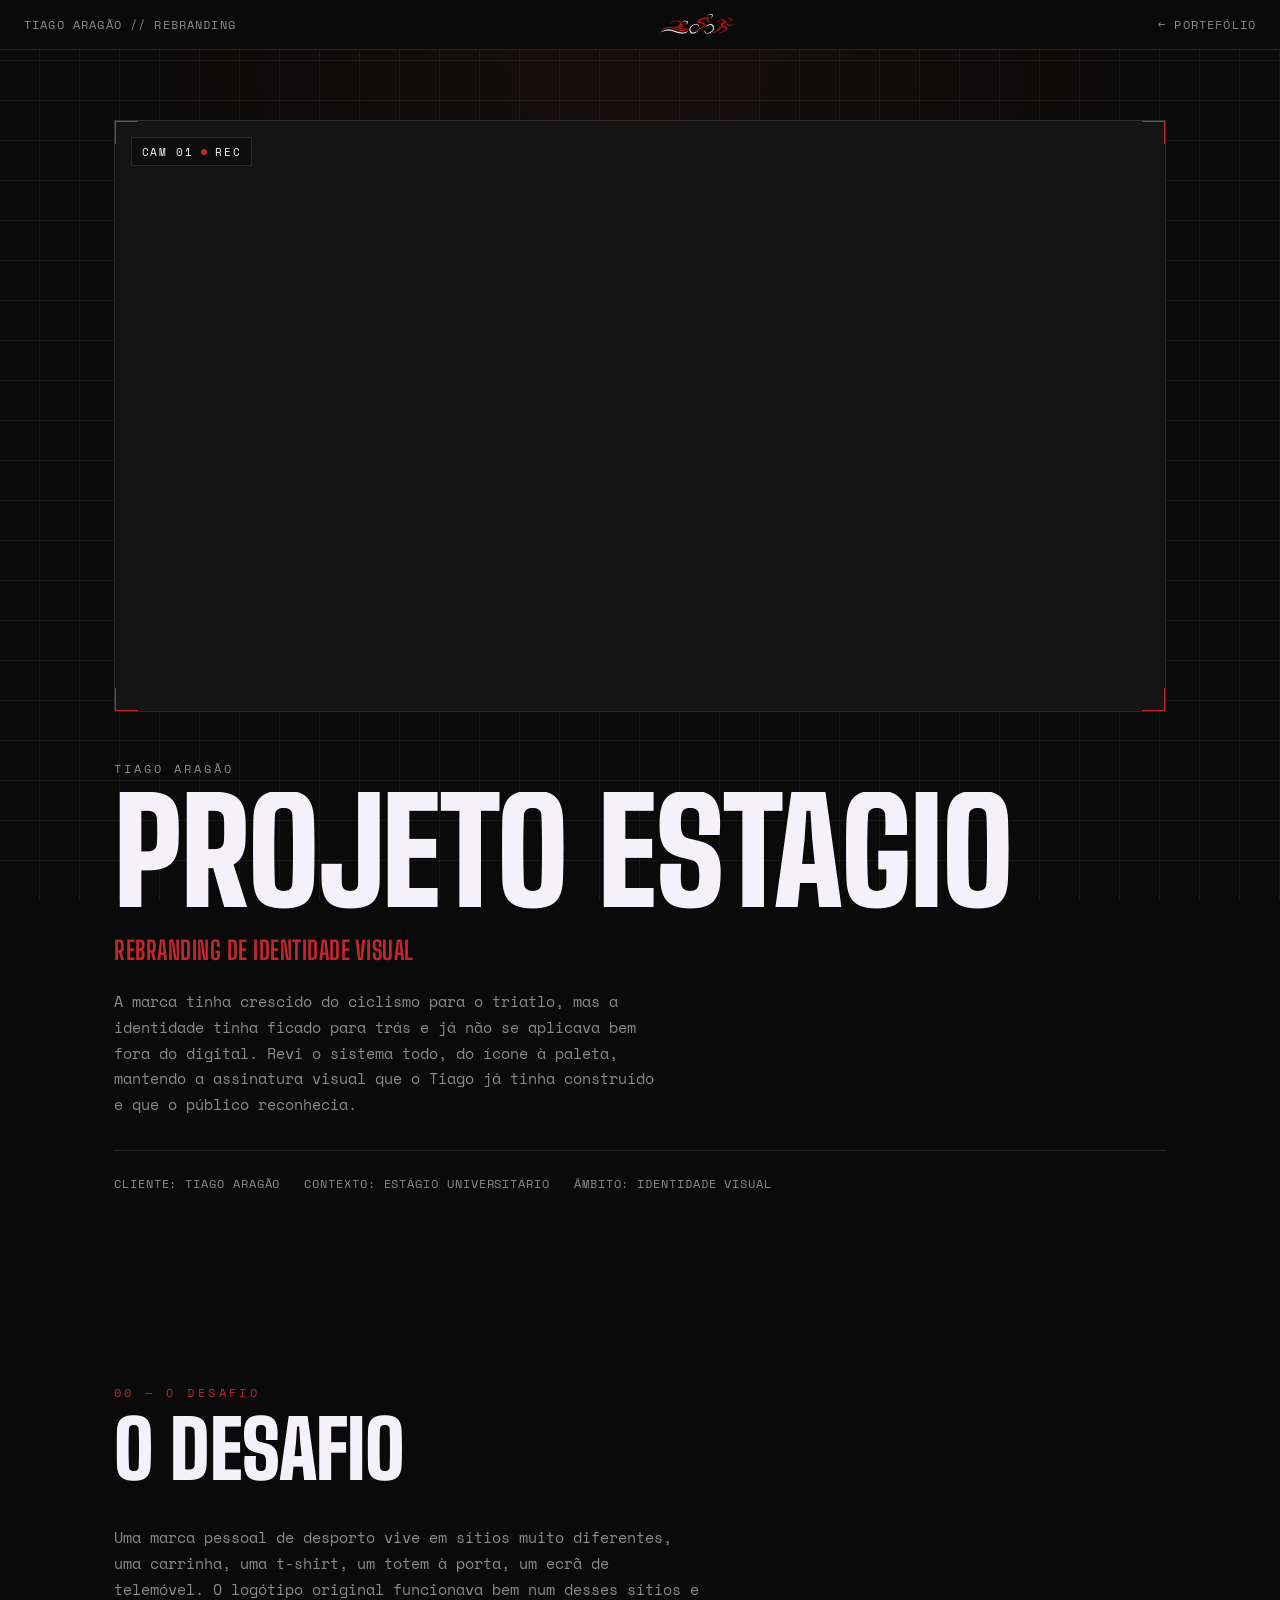
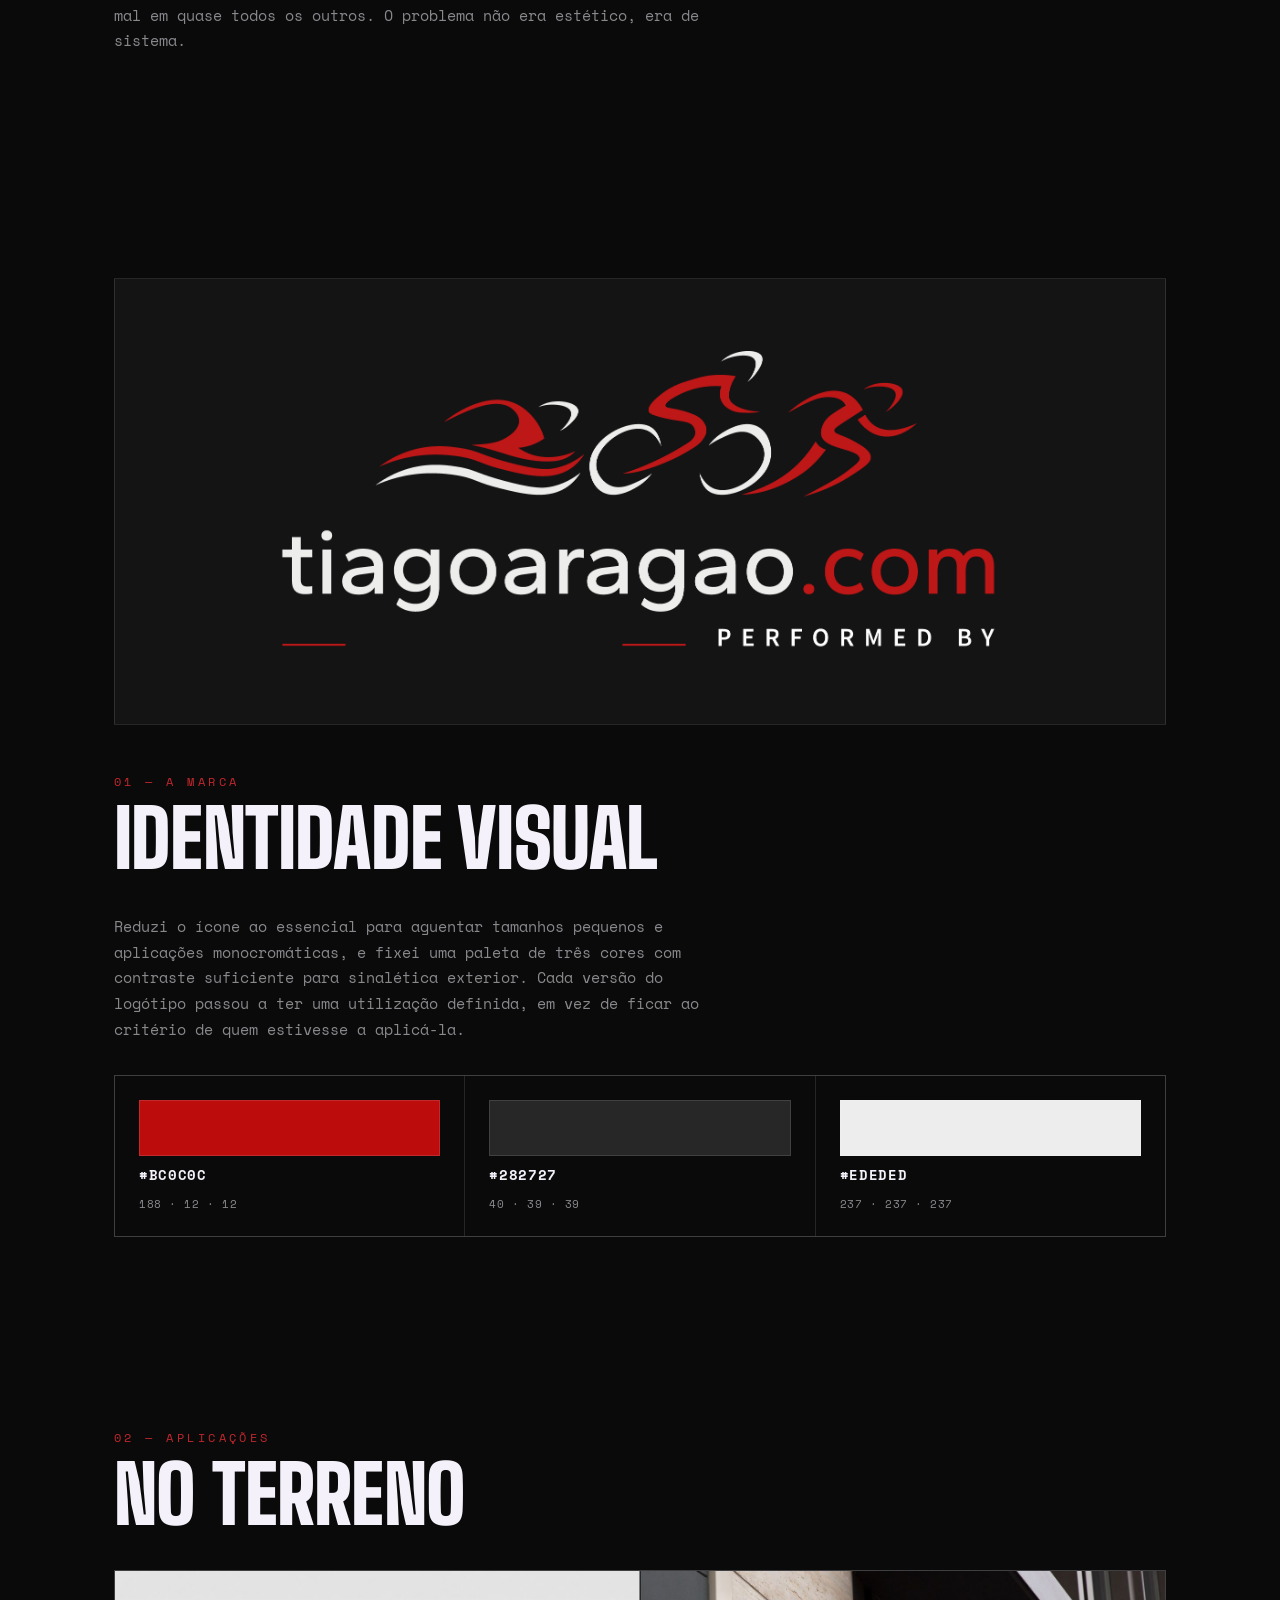
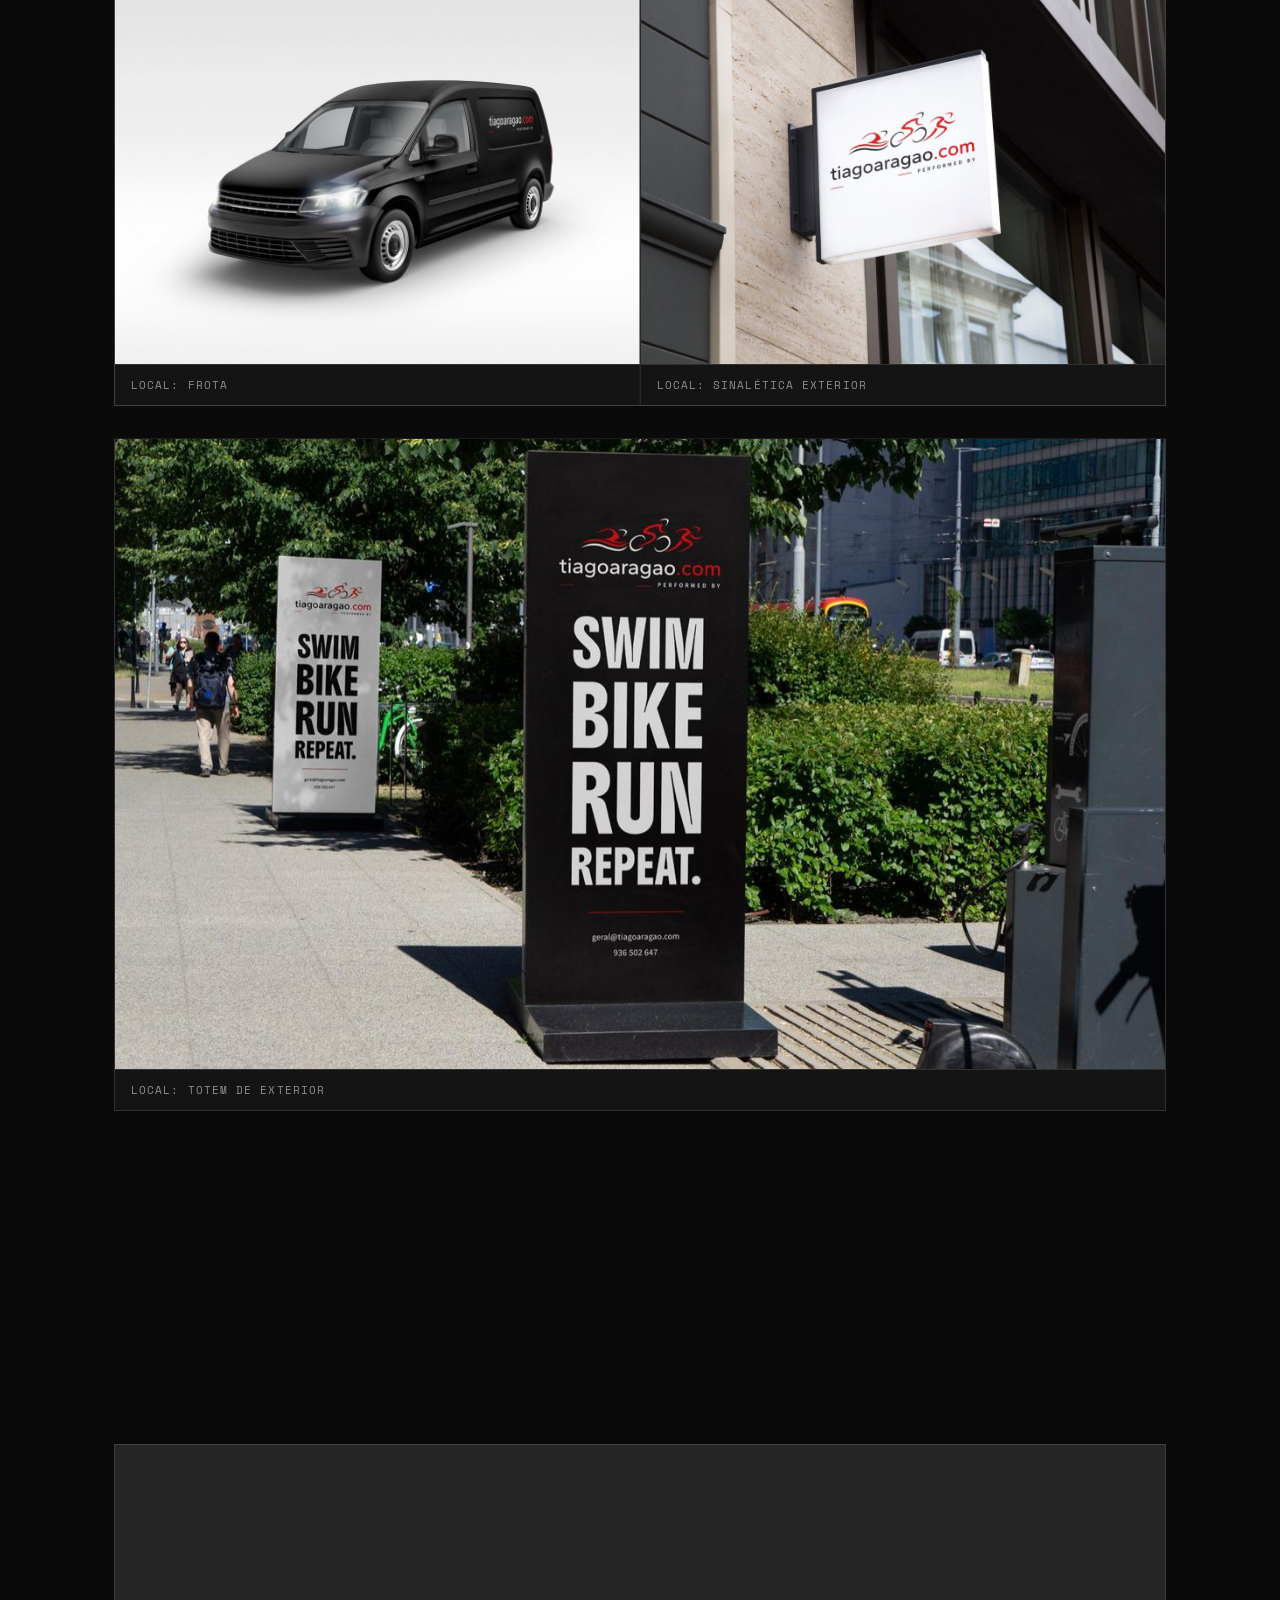
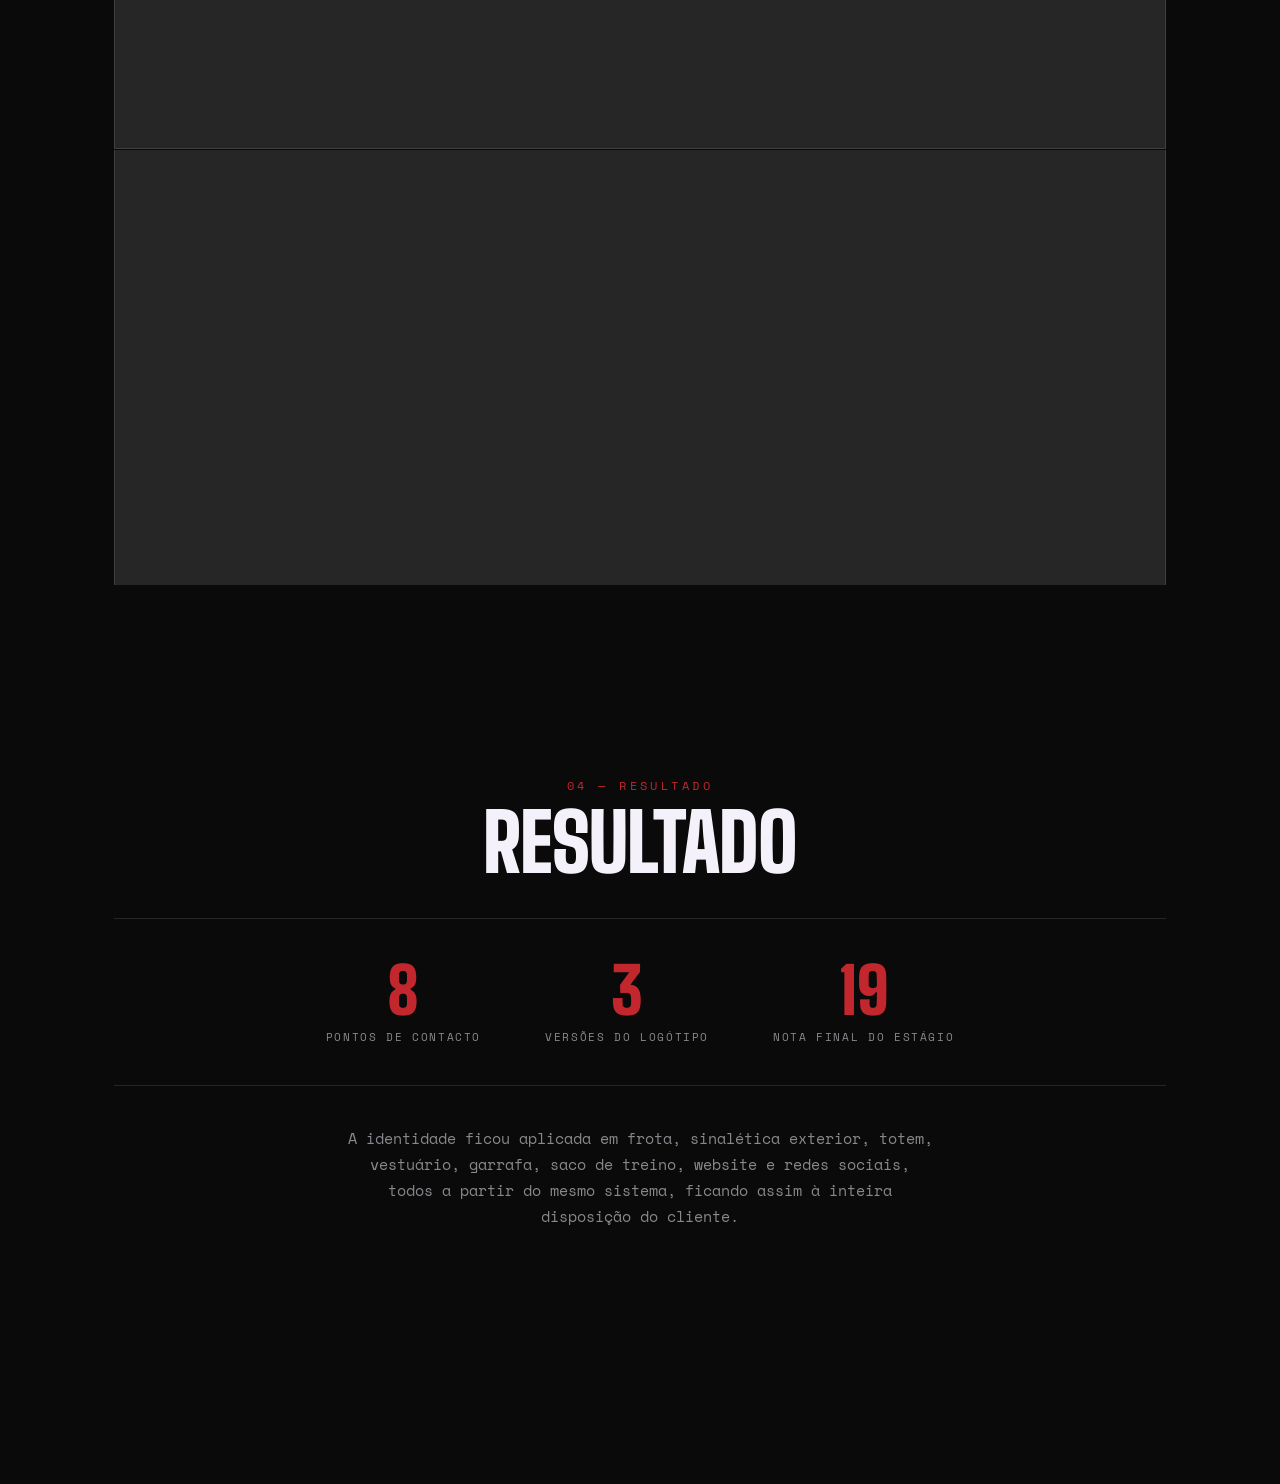
<file: ctad.html>
<!DOCTYPE html>
<html lang="pt">
<head>
<meta charset="UTF-8">
<meta name="viewport" content="width=device-width, initial-scale=1.0">
<title>Tiago Aragão — Projeto de Estágio — Hugo Torres</title>
<meta name="description" content="Rebranding de identidade visual para Tiago Aragão. Projeto de estágio por Hugo Torres, nota final 19 valores.">
<meta name="theme-color" content="#0a0a0a">
<meta property="og:type" content="website">
<meta property="og:title" content="Tiago Aragão — Projeto de Estágio — Hugo Torres">
<meta property="og:description" content="Rebranding de identidade visual para Tiago Aragão.">
<meta property="og:url" content="https://githugotorres.github.io/PortfolioHugo/ctad.html">
<meta property="og:image" content="assets/og-image.jpg">
<link rel="icon" type="image/jpeg" href="assets/favicon.jpg">
<link rel="preconnect" href="https://fonts.googleapis.com">
<link rel="preconnect" href="https://fonts.gstatic.com" crossorigin>
<link href="https://fonts.googleapis.com/css2?family=Big+Shoulders+Display:wght@700;900&family=Space+Mono:wght@400;700&display=swap" rel="stylesheet">
<link rel="stylesheet" href="css/ctad.css">
</head>
<body>

  <div class="ctad-glow" aria-hidden="true"></div>

  <div class="sweat-layer" aria-hidden="true">
    <span class="drop" style="left: 6%; width: 4px; height: 12px; animation-duration: 16s; animation-delay: -2s;"></span>
    <span class="drop" style="left: 16%; width: 3px; height: 9px; animation-duration: 21s; animation-delay: -9s;"></span>
    <span class="drop" style="left: 27%; width: 5px; height: 15px; animation-duration: 18s; animation-delay: -4s;"></span>
    <span class="drop" style="left: 38%; width: 3px; height: 10px; animation-duration: 24s; animation-delay: -14s;"></span>
    <span class="drop" style="left: 49%; width: 4px; height: 13px; animation-duration: 19s; animation-delay: -6s;"></span>
    <span class="drop" style="left: 61%; width: 3px; height: 9px; animation-duration: 22s; animation-delay: -11s;"></span>
    <span class="drop" style="left: 72%; width: 5px; height: 16px; animation-duration: 17s; animation-delay: -1s;"></span>
    <span class="drop" style="left: 83%; width: 3px; height: 10px; animation-duration: 23s; animation-delay: -17s;"></span>
    <span class="drop" style="left: 91%; width: 4px; height: 12px; animation-duration: 20s; animation-delay: -8s;"></span>
    <span class="drop" style="left: 12%; width: 3px; height: 9px; animation-duration: 25s; animation-delay: -19s;"></span>
    <span class="drop" style="left: 56%; width: 4px; height: 11px; animation-duration: 18s; animation-delay: -13s;"></span>
    <span class="drop" style="left: 78%; width: 3px; height: 9px; animation-duration: 21s; animation-delay: -5s;"></span>
  </div>

  <header class="hud-bar">
    <span class="hud-case">TIAGO ARAGÃO // REBRANDING</span>
    <img class="hud-logo" src="assets/projects/ctad/LogoCompletoBranco.png" alt="Tiago Aragão" loading="eager">
    <a href="projetos.html" class="hud-back"><span aria-hidden="true">&larr;</span> Portefólio</a>
  </header>

  <main>

    <section class="ctad-hero" id="hero">
      <div class="hero-frame reveal-target">
        <video id="ctad-video" muted loop playsinline preload="metadata" aria-label="Vídeo de apresentação da marca de Tiago Aragão"></video>
        <div class="frame-tag">CAM 01 <span class="rec-dot" aria-hidden="true"></span> REC</div>
        <div class="frame-corners" aria-hidden="true"></div>
      </div>
      <div class="hero-copy">
        <p class="case-label reveal-target" style="--d: 1;">TIAGO ARAGÃO</p>
        <h1 class="hero-title reveal-target" style="--d: 2;">Projeto Estágio</h1>
        <p class="hero-subtitle reveal-target" style="--d: 3;">Rebranding de Identidade Visual</p>
        <p class="hero-desc reveal-target" style="--d: 3;">A marca tinha crescido do ciclismo para o triatlo, mas a identidade tinha ficado para trás e já não se aplicava bem fora do digital. Revi o sistema todo, do ícone à paleta, mantendo a assinatura visual que o Tiago já tinha construído e que o público reconhecia.</p>
        <div class="spec-line reveal-target" style="--d: 4;">
          <span>CLIENTE: TIAGO ARAGÃO</span>
          <span>CONTEXTO: ESTÁGIO UNIVERSITÁRIO</span>
          <span>ÂMBITO: IDENTIDADE VISUAL</span>
        </div>
      </div>
    </section>

    <section class="ctad-section" id="desafio">
      <p class="section-kicker reveal-target">00 — O DESAFIO</p>
      <h2 class="section-title reveal-target">O Desafio</h2>
      <p class="section-text reveal-target">Uma marca pessoal de desporto vive em sítios muito diferentes, uma carrinha, uma t-shirt, um totem à porta, um ecrã de telemóvel. O logótipo original funcionava bem num desses sítios e mal em quase todos os outros. O problema não era estético, era de sistema.</p>
    </section>

    <section class="ctad-section" id="marca">
      <div class="mark-stage mark-stage--hero reveal-target">
        <img src="assets/projects/ctad/LogoCompletoLetrasBranco.png" alt="Logótipo de Tiago Aragão, com o wordmark tiagoaragao.com e performed by" class="mark-img" loading="lazy">
      </div>
      <p class="section-kicker reveal-target">01 — A MARCA</p>
      <h2 class="section-title reveal-target">Identidade Visual</h2>
      <p class="section-text reveal-target">Reduzi o ícone ao essencial para aguentar tamanhos pequenos e aplicações monocromáticas, e fixei uma paleta de três cores com contraste suficiente para sinalética exterior. Cada versão do logótipo passou a ter uma utilização definida, em vez de ficar ao critério de quem estivesse a aplicá-la.</p>
      <div class="palette-lab reveal-target">
        <div class="lab-swatch">
          <span class="lab-chip" style="background:#BC0C0C;"></span>
          <span class="lab-hex">#BC0C0C</span>
          <span class="lab-rgb">188 · 12 · 12</span>
        </div>
        <div class="lab-swatch">
          <span class="lab-chip" style="background:#282727;"></span>
          <span class="lab-hex">#282727</span>
          <span class="lab-rgb">40 · 39 · 39</span>
        </div>
        <div class="lab-swatch">
          <span class="lab-chip" style="background:#EDEDED;"></span>
          <span class="lab-hex">#EDEDED</span>
          <span class="lab-rgb">237 · 237 · 237</span>
        </div>
      </div>
    </section>

    <section class="ctad-section" id="aplicacoes">
      <p class="section-kicker reveal-target">02 — APLICAÇÕES</p>
      <h2 class="section-title reveal-target">No Terreno</h2>
      <div class="field-grid">
        <figure class="field-tile reveal-target">
          <img src="assets/projects/ctad/van.jpg" alt="Carrinha da equipa com a marca aplicada" loading="lazy">
          <figcaption>LOCAL: FROTA</figcaption>
        </figure>
        <figure class="field-tile reveal-target">
          <img src="assets/projects/ctad/storefront.jpg" alt="Placa exterior luminosa com o logótipo da marca" loading="lazy">
          <figcaption>LOCAL: SINALÉTICA EXTERIOR</figcaption>
        </figure>
      </div>
      <figure class="totem-feature reveal-target">
        <img src="assets/projects/ctad/totem.jpg" alt="Totem de exterior com a identidade visual da marca aplicada" loading="lazy">
        <figcaption>LOCAL: TOTEM DE EXTERIOR</figcaption>
      </figure>
    </section>

    <section class="ctad-section" id="materiais">
      <p class="section-kicker reveal-target">03 — MATERIAIS</p>
      <h2 class="section-title reveal-target">No Dia a Dia</h2>
      <div class="gear-grid">
        <figure class="gear-tile reveal-target">
          <img src="assets/projects/ctad/tshirt.jpg" alt="T-shirt branca com o logótipo da marca" loading="lazy">
          <figcaption>PEÇA: T-SHIRT</figcaption>
        </figure>
        <figure class="gear-tile reveal-target">
          <img src="assets/projects/ctad/bottle.jpg" alt="Garrafa de treino com o logótipo da marca" loading="lazy">
          <figcaption>PEÇA: GARRAFA</figcaption>
        </figure>
        <figure class="gear-tile reveal-target">
          <img src="assets/projects/ctad/gymbag.jpg" alt="Saco de treino com a marca aplicada" loading="lazy">
          <figcaption>PEÇA: SACO DE TREINO</figcaption>
        </figure>
      </div>
      <div class="screen-grid">
        <figure class="screen-tile reveal-target">
          <img src="assets/projects/ctad/website.jpg" alt="Website tiagoaragao.com em ecrã de computador" loading="lazy">
          <figcaption>ECRÃ: WEBSITE</figcaption>
        </figure>
        <figure class="screen-tile reveal-target">
          <img src="assets/projects/ctad/instagram.jpg" alt="Templates de publicações de Instagram da marca" loading="lazy">
          <figcaption>ECRÃ: INSTAGRAM</figcaption>
        </figure>
      </div>
    </section>

    <section class="ctad-section ctad-repeat" id="resultado">
      <p class="section-kicker reveal-target">04 — RESULTADO</p>
      <h2 class="section-title reveal-target">Resultado</h2>
      <div class="result-stats reveal-target">
        <div class="stat"><span class="stat-value">8</span><span class="stat-label">Pontos de contacto</span></div>
        <div class="stat"><span class="stat-value">3</span><span class="stat-label">Versões do logótipo</span></div>
        <div class="stat"><span class="stat-value">19</span><span class="stat-label">Nota final do estágio</span></div>
      </div>
      <p class="section-text reveal-target">A identidade ficou aplicada em frota, sinalética exterior, totem, vestuário, garrafa, saco de treino, website e redes sociais, todos a partir do mesmo sistema, ficando assim à inteira disposição do cliente.</p>
      <div class="ctad-cta reveal-target">
        <a href="projetos.html" class="cta-btn"><span aria-hidden="true">&larr;</span> Voltar ao portefólio</a>
      </div>
      <p class="ctad-signature reveal-target">Design e desenvolvimento feito por Hugo Torres · <a href="privacidade.html" class="ctad-privacy-link">Política de Privacidade</a></p>
    </section>

  </main>

  <script src="js/ctad.js"></script>
</body>
</html>
</file>
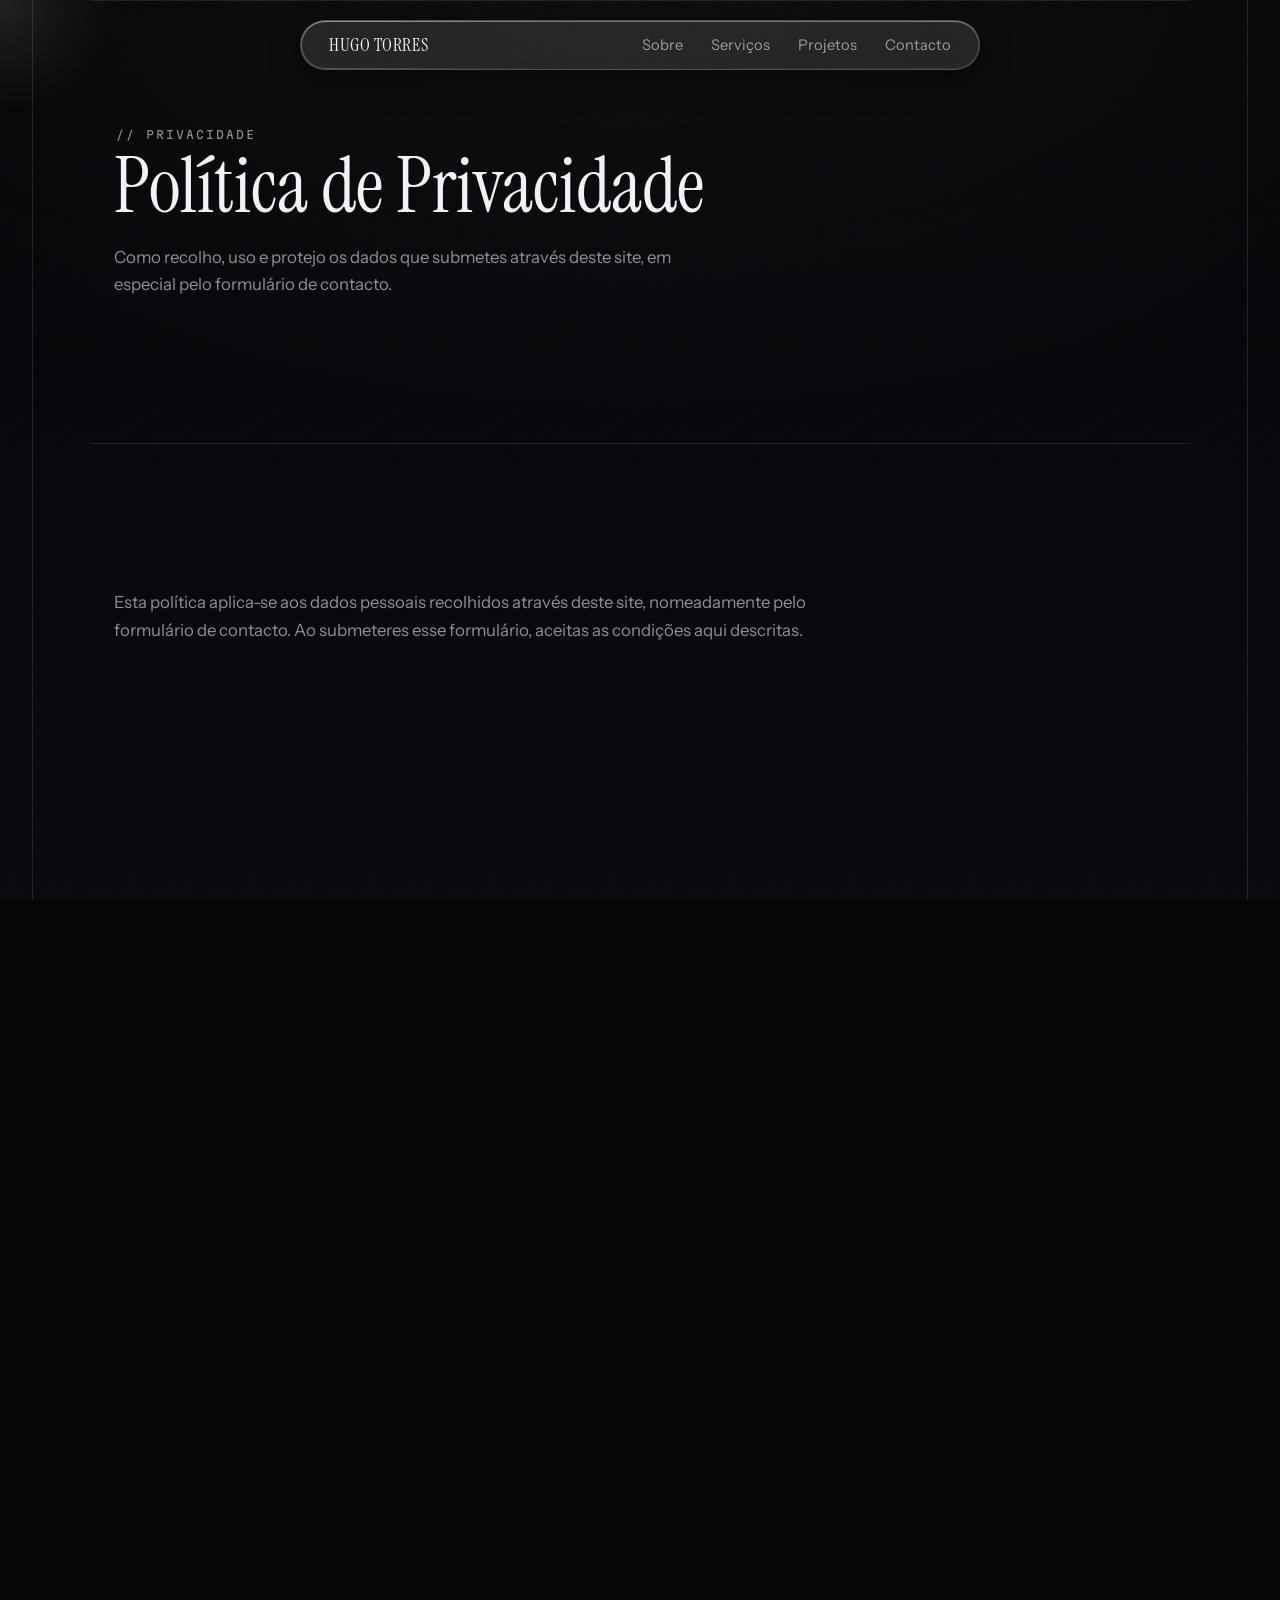
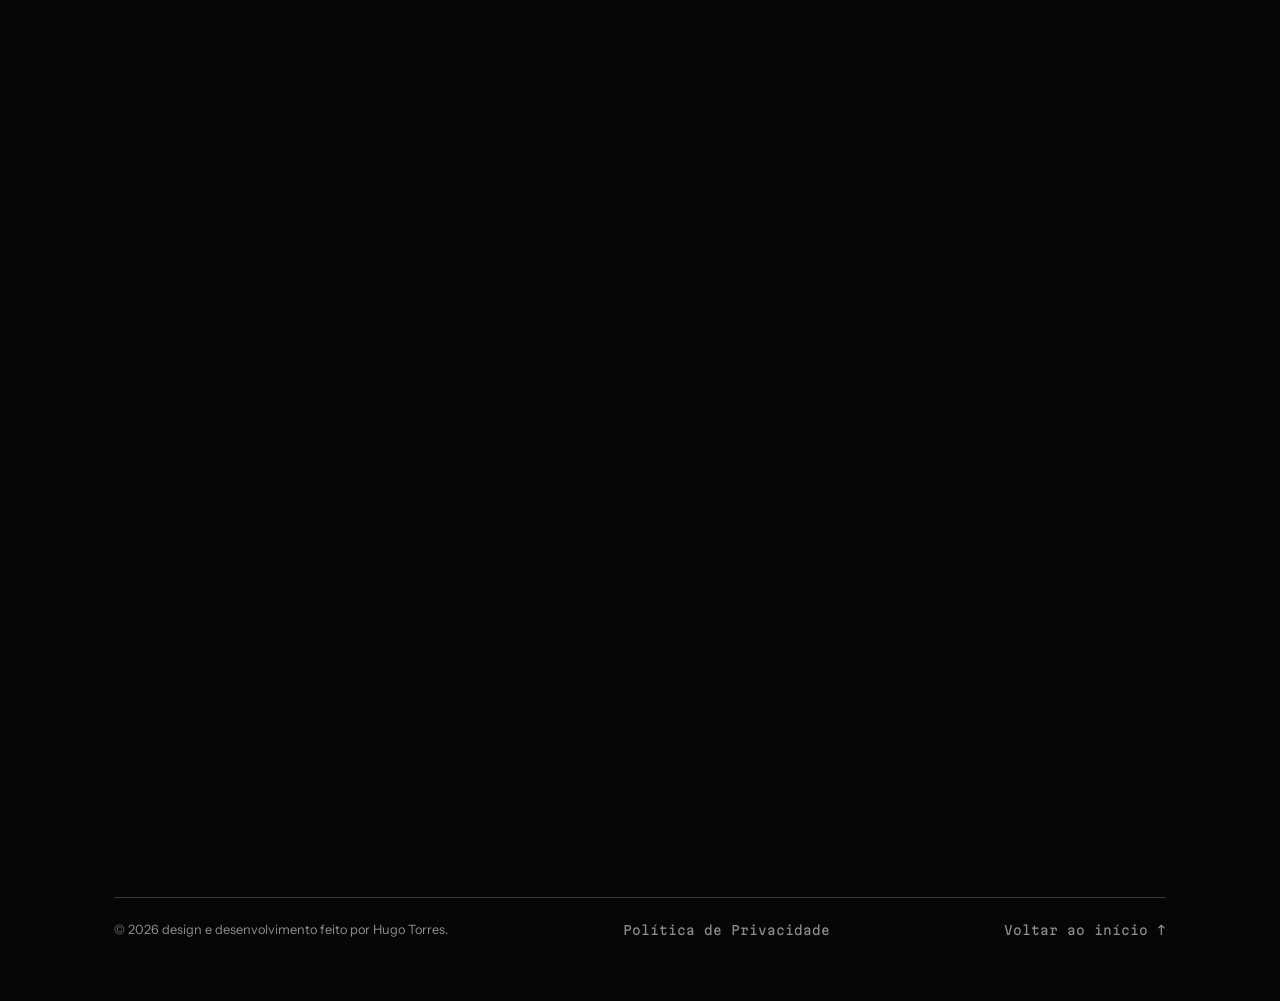
<file: privacidade.html>
<!DOCTYPE html>
<html lang="pt">
<head>
<meta charset="UTF-8">
<meta name="viewport" content="width=device-width, initial-scale=1.0">
<title>Política de Privacidade | Hugo Torres, design de marca e vídeo</title>
<meta name="description" content="Política de privacidade do site de Hugo Torres: que dados são recolhidos através do formulário de contacto, para que servem e quais são os teus direitos.">
<meta name="theme-color" content="#0a0812">
<meta name="robots" content="noindex">
<meta property="og:type" content="website">
<meta property="og:title" content="Política de Privacidade | Hugo Torres, design de marca e vídeo">
<meta property="og:description" content="Que dados são recolhidos através do formulário de contacto, para que servem e quais são os teus direitos.">
<meta property="og:url" content="https://githugotorres.github.io/PortfolioHugo/privacidade.html">
<meta property="og:image" content="assets/og-image.jpg">
<link rel="icon" type="image/jpeg" href="assets/favicon.jpg">
<link rel="preconnect" href="https://fonts.googleapis.com">
<link rel="preconnect" href="https://fonts.gstatic.com" crossorigin>
<link href="https://fonts.googleapis.com/css2?family=Instrument+Serif:ital,wght@0,400;1,400&family=Instrument+Sans:wght@400&family=Martian+Mono:wght@400&display=swap" rel="stylesheet">
<link rel="stylesheet" href="css/style.css?v=20261021">
</head>
<body>

  <!-- Fundo preto lacado -->
  <div class="bg-lacquer"></div>
  <div class="noise-overlay"></div>

  <!-- Glow que segue o cursor -->
  <div class="cursor-glow" id="cursor-glow"></div>

  <!-- Linhas de grelha verticais -->
  <div class="grid-lines" aria-hidden="true">
    <span class="grid-line grid-line--left"></span>
    <span class="grid-line grid-line--right"></span>
  </div>

  <!-- Barra de progresso do scroll -->
  <div class="scroll-progress-bar" aria-hidden="true"><span class="scroll-progress-fill" id="scroll-progress-fill"></span></div>

  <a href="#page-content" class="skip-link">Saltar para o conteúdo</a>

  <div id="page-content" tabindex="-1">

  <!-- Navegação -->
  <header>
    <nav class="glass nav">
      <a href="index.html#home" class="nav-logo">Hugo Torres</a>
      <div class="nav-links">
        <a href="sobre.html">Sobre</a>
        <a href="servicos.html">Serviços</a>
        <a href="projetos.html">Projetos</a>
        <a href="contacto.html">Contacto</a>
      </div>
    </nav>
  </header>

  <main>

  <!-- Cabeçalho -->
  <section id="privacidade-hero">
    <p class="hero-note reveal">// privacidade</p>
    <h1 class="section-title reveal">Política de Privacidade</h1>
    <p class="section-note reveal">Como recolho, uso e protejo os dados que submetes através deste site, em especial pelo formulário de contacto.</p>
  </section>

  <!-- Conteúdo -->
  <section id="privacidade-detalhe">
    <p class="about-text reveal">
      Esta política aplica-se aos dados pessoais recolhidos através deste site, nomeadamente pelo formulário
      de contacto. Ao submeteres esse formulário, aceitas as condições aqui descritas.
    </p>

    <div class="faq-list reveal" style="margin-top: 2.5rem;">

      <details class="faq-item" open>
        <summary>Quem é o responsável pelo tratamento dos dados?</summary>
        <p class="faq-answer">
          Hugo Gonçalves, com o NIF 274269627, é o responsável pelo tratamento dos dados recolhidos
          neste site. Podes contactar-me através do email <a href="mailto:work.hugotorres@gmail.com">work.hugotorres@gmail.com</a>.
        </p>
      </details>

      <details class="faq-item" open>
        <summary>Que dados são recolhidos?</summary>
        <p class="faq-answer">Através do formulário de contacto, são recolhidos os seguintes dados, submetidos voluntariamente por ti:</p>
        <ul class="pricing-list">
          <li>Nome</li>
          <li>Email</li>
          <li>Tipo de projeto</li>
          <li>Prazo desejado</li>
          <li>Orçamento aproximado</li>
          <li>Mensagem</li>
        </ul>
      </details>

      <details class="faq-item" open>
        <summary>Para que servem estes dados?</summary>
        <p class="faq-answer">
          Os dados são usados exclusivamente para responder a pedidos de orçamento e de contacto comercial
          relacionados com os serviços de design e produção de conteúdo apresentados neste site. Não são
          usados para nenhuma outra finalidade.
        </p>
      </details>

      <details class="faq-item" open>
        <summary>Qual é a base legal para este tratamento?</summary>
        <p class="faq-answer">
          O tratamento assenta no teu consentimento, dado ao submeteres voluntariamente o formulário de
          contacto, e em diligências pré-contratuais realizadas a teu pedido, nos termos do artigo 6.º,
          n.º 1, alíneas a) e b) do Regulamento Geral sobre a Proteção de Dados (RGPD).
        </p>
      </details>

      <details class="faq-item" open>
        <summary>Quem tem acesso a estes dados?</summary>
        <p class="faq-answer">
          Os dados submetidos através do formulário são processados pelo <a href="https://formspree.io" target="_blank" rel="noopener noreferrer">Formspree</a> (formspree.io),
          um serviço de terceiros usado como intermediário técnico do formulário de contacto, sediado nos
          Estados Unidos. Não há venda nem partilha destes dados para fins de marketing, e não existem
          outros destinatários além deste.
        </p>
      </details>

      <details class="faq-item" open>
        <summary>Durante quanto tempo os dados são guardados?</summary>
        <p class="faq-answer">
          Os dados são conservados durante 12 meses após o último contacto, findos os quais são apagados.
        </p>
      </details>

      <details class="faq-item" open>
        <summary>Quais são os teus direitos?</summary>
        <p class="faq-answer">Tens, a qualquer momento, direito a:</p>
        <ul class="pricing-list">
          <li>Acesso aos teus dados</li>
          <li>Retificação de dados incorretos ou incompletos</li>
          <li>Apagamento dos teus dados</li>
          <li>Limitação do tratamento</li>
          <li>Portabilidade dos dados</li>
          <li>Oposição ao tratamento</li>
        </ul>
        <p class="faq-answer">
          Podes exercer qualquer um destes direitos através do email <a href="mailto:work.hugotorres@gmail.com">work.hugotorres@gmail.com</a>.
          Tens também direito a apresentar reclamação junto da Comissão Nacional de Proteção de Dados (CNPD),
          em <a href="https://www.cnpd.pt" target="_blank" rel="noopener noreferrer">www.cnpd.pt</a>.
        </p>
      </details>

      <details class="faq-item" open>
        <summary>Este site usa cookies?</summary>
        <p class="faq-answer">
          Este site não usa cookies de rastreio, cookies de publicidade, nem ferramentas de análise de
          tráfego que identifiquem visitantes individualmente. Para estatísticas gerais e agregadas de
          visitas é usado o Cloudflare Web Analytics, uma ferramenta que funciona sem cookies e sem
          recolher dados pessoais.
        </p>
      </details>

    </div>

    <p class="section-note reveal" style="margin-top: 2.5rem;">Data da última atualização: 4 de setembro de 2026.</p>
  </section>

  </main>

  <footer class="footer">
    <div class="footer-row">
      <p class="footer-copy">&copy; <span id="year"></span> design e desenvolvimento feito por Hugo Torres.</p>
      <a href="privacidade.html" class="footer-top">Política de Privacidade</a>
      <a href="index.html#home" class="footer-top">Voltar ao início ↑</a>
    </div>
  </footer>

  </div>

  <button type="button" class="back-to-top" id="back-to-top" aria-label="Voltar ao topo">
    <svg viewBox="0 0 24 24" aria-hidden="true" focusable="false">
      <path d="M12 19V5M12 5l-6 6M12 5l6 6" fill="none" stroke="currentColor" stroke-width="2" stroke-linecap="round" stroke-linejoin="round"/>
    </svg>
  </button>

  <script src="js/main.js?v=20261021"></script>

  <!-- Cloudflare Web Analytics -->
  <script type='module' src='https://static.cloudflareinsights.com/beacon.min.js' data-cf-beacon='{"token": "ff9f1c3c354b45a8ab60e89f13da1b0e"}'></script>
  <!-- End Cloudflare Web Analytics -->
</body>
</html>
</file>
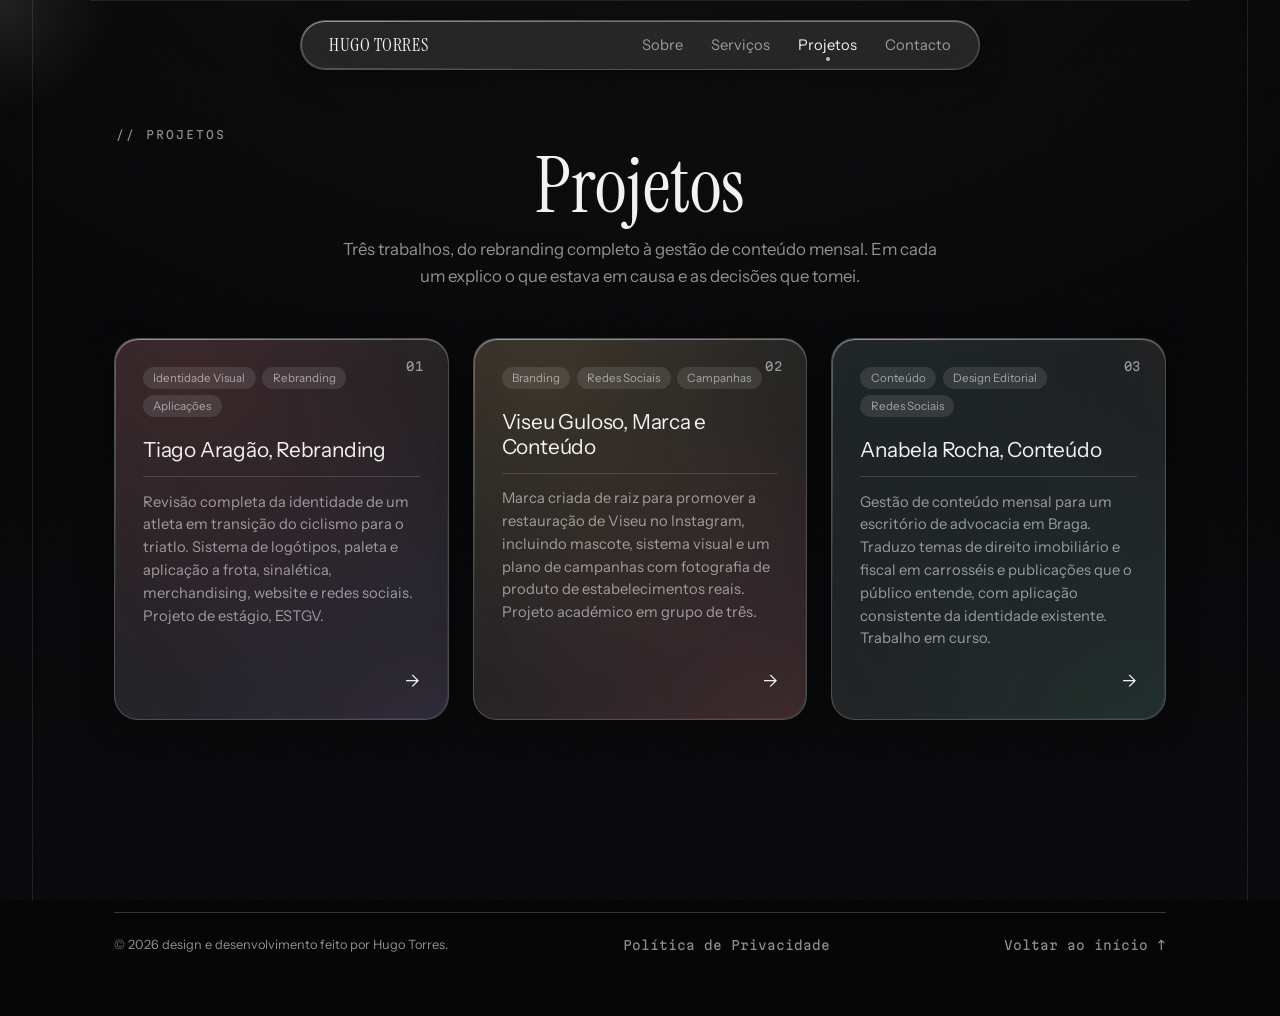
<file: project.html>
<!DOCTYPE html>
<html lang="pt">
<head>
<meta charset="UTF-8">
<meta name="viewport" content="width=device-width, initial-scale=1.0">
<title>Projeto — Hugo Torres</title>
<meta name="description" content="Detalhe de projeto do portefólio de Hugo Torres.">
<meta name="theme-color" content="#0a0812">
<meta property="og:type" content="website">
<meta property="og:title" content="Projeto — Hugo Torres">
<meta property="og:description" content="Detalhe de projeto do portefólio de Hugo Torres.">
<link rel="icon" type="image/jpeg" href="assets/favicon.jpg">
<link rel="stylesheet" href="css/style.css?v=20261021">
</head>
<body>

  <!-- Fundo preto lacado -->
  <div class="bg-lacquer"></div>
  <div class="noise-overlay"></div>

  <!-- Glow que segue o cursor -->
  <div class="cursor-glow" id="cursor-glow"></div>

  <div id="page-content">

    <section class="project-page" id="project-page">
      <a href="projetos.html" class="btn btn-glass project-page-back"><span aria-hidden="true">&larr;</span> Voltar</a>
      <div class="glass panel project-page-panel">
        <p class="section-kicker" id="project-page-kicker"></p>
        <h1 class="project-page-title" id="project-page-title"></h1>
        <p class="project-page-desc" id="project-page-desc"></p>
        <div class="project-tags" id="project-page-tags"></div>
      </div>
      <div class="project-media-hero" id="project-media-hero"></div>
      <div class="project-gallery" id="project-gallery"></div>
    </section>

    <div class="lightbox" id="lightbox" aria-hidden="true" role="dialog" aria-modal="true" aria-label="Imagem em destaque">
      <button type="button" class="lightbox-close" id="lightbox-close" aria-label="Fechar">&times;</button>
      <button type="button" class="lightbox-nav lightbox-prev" id="lightbox-prev" aria-label="Imagem anterior"><span aria-hidden="true">&larr;</span></button>
      <img class="lightbox-img" id="lightbox-img" src="" alt="">
      <button type="button" class="lightbox-nav lightbox-next" id="lightbox-next" aria-label="Imagem seguinte"><span aria-hidden="true">&rarr;</span></button>
    </div>

    <footer class="footer">
      <div class="footer-row">
        <p class="footer-copy">&copy; <span id="year"></span> design e desenvolvimento feito por Hugo Torres.</p>
        <a href="index.html#home" class="footer-top">Voltar ao início ↑</a>
      </div>
    </footer>
  </div>

  <script src="data/projects.js"></script>
  <script src="js/project.js"></script>
</body>
</html>
</file>
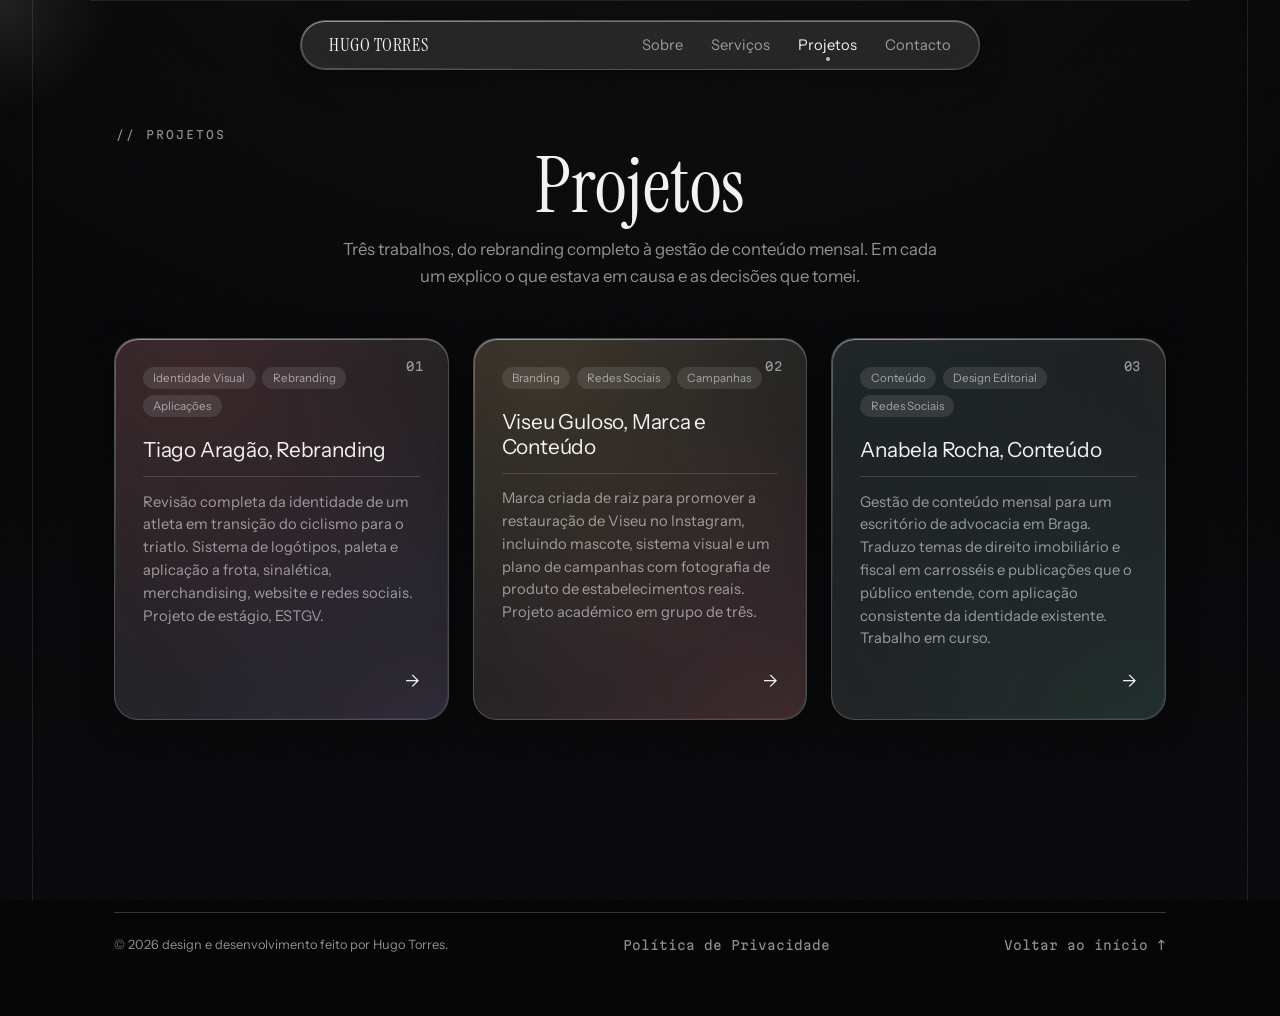
<file: projetos.html>
<!DOCTYPE html>
<html lang="pt">
<head>
<meta charset="UTF-8">
<meta name="viewport" content="width=device-width, initial-scale=1.0">
<title>Projetos | Hugo Torres, design de marca e vídeo</title>
<meta name="description" content="Três trabalhos, do rebranding completo à gestão de conteúdo mensal: identidade visual, marca e conteúdo para redes sociais. Ponte de Lima, Porto e remoto.">
<meta name="theme-color" content="#0a0812">
<meta property="og:type" content="website">
<meta property="og:title" content="Projetos | Hugo Torres, design de marca e vídeo">
<meta property="og:description" content="Três trabalhos, do rebranding completo à gestão de conteúdo mensal: identidade visual, marca e conteúdo para redes sociais. Ponte de Lima, Porto e remoto.">
<meta property="og:url" content="https://githugotorres.github.io/PortfolioHugo/projetos.html">
<meta property="og:image" content="assets/og-image.jpg">
<meta name="twitter:card" content="summary_large_image">
<meta name="twitter:title" content="Projetos | Hugo Torres, design de marca e vídeo">
<meta name="twitter:description" content="Três trabalhos, do rebranding completo à gestão de conteúdo mensal: identidade visual, marca e conteúdo para redes sociais. Ponte de Lima, Porto e remoto.">
<meta name="twitter:image" content="assets/og-image.jpg">
<link rel="icon" type="image/jpeg" href="assets/favicon.jpg">
<link rel="preconnect" href="https://fonts.googleapis.com">
<link rel="preconnect" href="https://fonts.gstatic.com" crossorigin>
<link href="https://fonts.googleapis.com/css2?family=Instrument+Serif:ital,wght@0,400;1,400&family=Instrument+Sans:wght@400&family=Martian+Mono:wght@400&display=swap" rel="stylesheet">
<link rel="stylesheet" href="css/style.css?v=20261021">
</head>
<body>

  <!-- Fundo preto lacado -->
  <div class="bg-lacquer"></div>
  <div class="noise-overlay"></div>

  <!-- Glow que segue o cursor -->
  <div class="cursor-glow" id="cursor-glow"></div>

  <!-- Linhas de grelha verticais -->
  <div class="grid-lines" aria-hidden="true">
    <span class="grid-line grid-line--left"></span>
    <span class="grid-line grid-line--right"></span>
  </div>

  <!-- Barra de progresso do scroll -->
  <div class="scroll-progress-bar" aria-hidden="true"><span class="scroll-progress-fill" id="scroll-progress-fill"></span></div>

  <a href="#page-content" class="skip-link">Saltar para o conteúdo</a>

  <div id="page-content" tabindex="-1">

  <!-- Navegação -->
  <header>
    <nav class="glass nav">
      <a href="index.html#home" class="nav-logo">Hugo Torres</a>
      <div class="nav-links">
        <a href="sobre.html">Sobre</a>
        <a href="servicos.html">Serviços</a>
        <a href="projetos.html" class="is-active">Projetos</a>
        <a href="contacto.html">Contacto</a>
      </div>
    </nav>
  </header>

  <main>

  <!-- Projetos -->
  <section id="projetos" class="projects">
    <p class="hero-note reveal">// projetos</p>
    <h1 class="section-title reveal">Projetos</h1>
    <p class="section-note reveal">Três trabalhos, do rebranding completo à gestão de conteúdo mensal. Em cada um explico o que estava em causa e as decisões que tomei.</p>
    <div class="projects-grid" id="projects-grid">
      <a href="ctad.html" class="project-card glass reveal">
        <span class="project-index" aria-hidden="true">01</span>
        <div class="project-glow" aria-hidden="true" style="background: radial-gradient(circle at 30% 20%, #ff5f6d66, transparent 60%), radial-gradient(circle at 80% 90%, #845ec266, transparent 60%);"></div>
        <div class="project-spotlight" aria-hidden="true"></div>
        <div class="project-tags"><span>Identidade Visual</span><span>Rebranding</span><span>Aplicações</span></div>
        <h3 class="project-title">Tiago Aragão, Rebranding</h3>
        <p class="project-desc">Revisão completa da identidade de um atleta em transição do ciclismo para o triatlo. Sistema de logótipos, paleta e aplicação a frota, sinalética, merchandising, website e redes sociais. Projeto de estágio, ESTGV.</p>
        <span class="project-arrow" aria-hidden="true">&#8594;</span>
      </a>
      <a href="viseu-guloso.html" class="project-card glass reveal" style="transition-delay: 70ms;">
        <span class="project-index" aria-hidden="true">02</span>
        <div class="project-glow" aria-hidden="true" style="background: radial-gradient(circle at 30% 20%, #ffc75f66, transparent 60%), radial-gradient(circle at 80% 90%, #ff5f6d66, transparent 60%);"></div>
        <div class="project-spotlight" aria-hidden="true"></div>
        <div class="project-tags"><span>Branding</span><span>Redes Sociais</span><span>Campanhas</span></div>
        <h3 class="project-title">Viseu Guloso, Marca e Conteúdo</h3>
        <p class="project-desc">Marca criada de raiz para promover a restauração de Viseu no Instagram, incluindo mascote, sistema visual e um plano de campanhas com fotografia de produto de estabelecimentos reais. Projeto académico em grupo de três.</p>
        <span class="project-arrow" aria-hidden="true">&#8594;</span>
      </a>
      <a href="anabela-rocha.html" class="project-card glass reveal" style="transition-delay: 140ms;">
        <span class="project-index" aria-hidden="true">03</span>
        <div class="project-glow" aria-hidden="true" style="background: radial-gradient(circle at 30% 20%, #0d4d4766, transparent 60%), radial-gradient(circle at 80% 90%, #1a8a7266, transparent 60%);"></div>
        <div class="project-spotlight" aria-hidden="true"></div>
        <div class="project-tags"><span>Conteúdo</span><span>Design Editorial</span><span>Redes Sociais</span></div>
        <h3 class="project-title">Anabela Rocha, Conteúdo</h3>
        <p class="project-desc">Gestão de conteúdo mensal para um escritório de advocacia em Braga. Traduzo temas de direito imobiliário e fiscal em carrosséis e publicações que o público entende, com aplicação consistente da identidade existente. Trabalho em curso.</p>
        <span class="project-arrow" aria-hidden="true">&#8594;</span>
      </a>
    </div>
  </section>

  </main>

  <footer class="footer">
    <div class="footer-row">
      <p class="footer-copy">&copy; <span id="year"></span> design e desenvolvimento feito por Hugo Torres.</p>
      <a href="privacidade.html" class="footer-top">Política de Privacidade</a>
      <a href="index.html#home" class="footer-top">Voltar ao início ↑</a>
    </div>
  </footer>

  </div>

  <button type="button" class="back-to-top" id="back-to-top" aria-label="Voltar ao topo">
    <svg viewBox="0 0 24 24" aria-hidden="true" focusable="false">
      <path d="M12 19V5M12 5l-6 6M12 5l6 6" fill="none" stroke="currentColor" stroke-width="2" stroke-linecap="round" stroke-linejoin="round"/>
    </svg>
  </button>

  <script src="js/main.js?v=20261021"></script>

  <!-- Cloudflare Web Analytics -->
  <script type='module' src='https://static.cloudflareinsights.com/beacon.min.js' data-cf-beacon='{"token": "ff9f1c3c354b45a8ab60e89f13da1b0e"}'></script>
  <!-- End Cloudflare Web Analytics -->
</body>
</html>
</file>
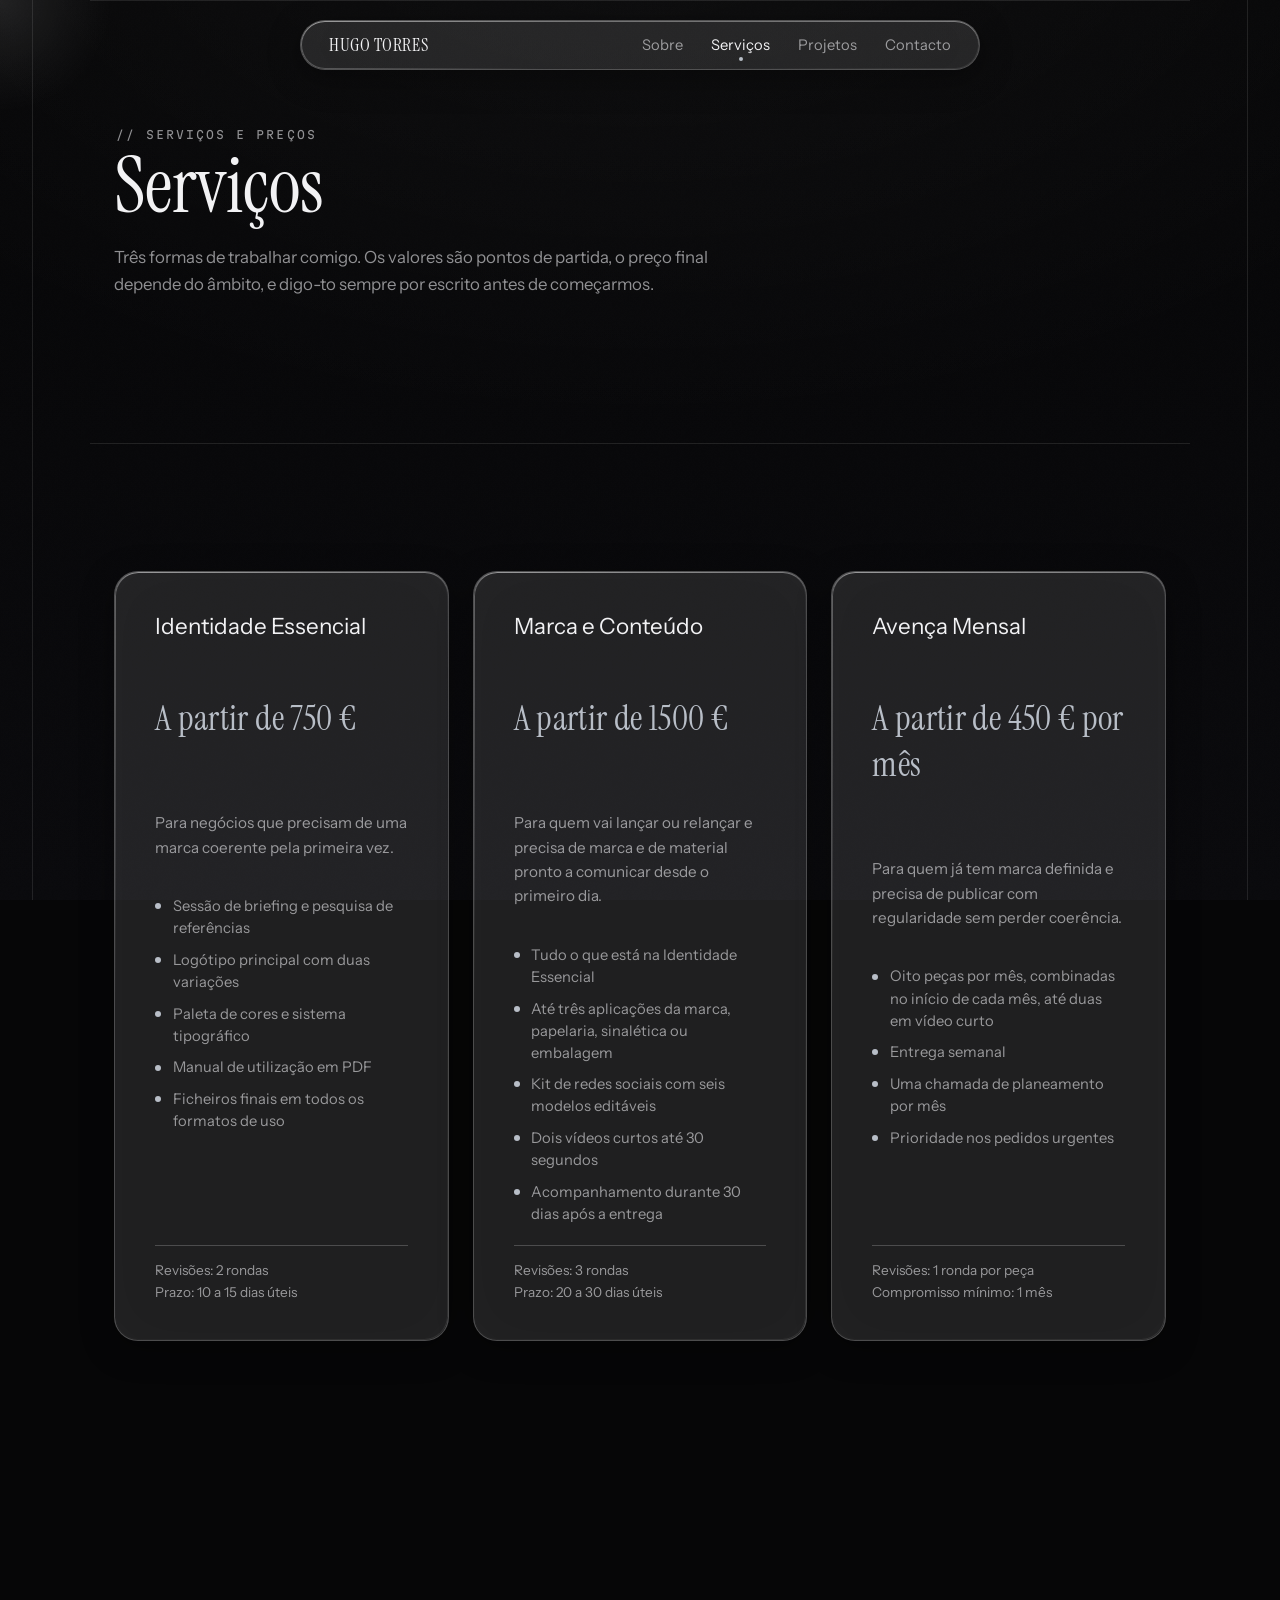
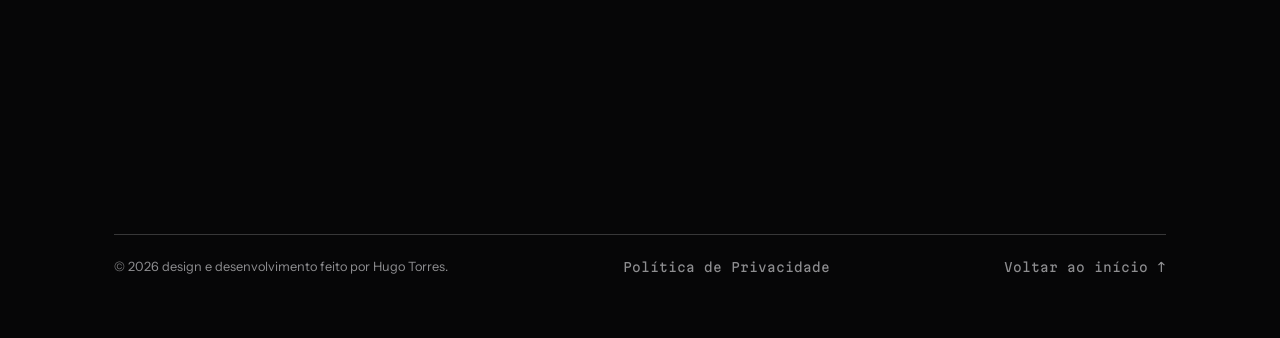
<file: servicos.html>
<!DOCTYPE html>
<html lang="pt">
<head>
<meta charset="UTF-8">
<meta name="viewport" content="width=device-width, initial-scale=1.0">
<title>Serviços e preços | Hugo Torres, design de marca e vídeo</title>
<meta name="description" content="Pacotes de identidade visual, marca completa e avença mensal de conteúdo. Preços a partir de 750 euros. Ponte de Lima, Porto e remoto.">
<meta name="theme-color" content="#0a0812">
<meta property="og:type" content="website">
<meta property="og:title" content="Serviços e preços | Hugo Torres, design de marca e vídeo">
<meta property="og:description" content="Pacotes de identidade visual, marca completa e avença mensal de conteúdo. Preços a partir de 750 euros. Ponte de Lima, Porto e remoto.">
<meta property="og:url" content="https://githugotorres.github.io/PortfolioHugo/servicos.html">
<meta property="og:image" content="assets/og-image.jpg">
<meta name="twitter:card" content="summary_large_image">
<meta name="twitter:title" content="Serviços e preços | Hugo Torres, design de marca e vídeo">
<meta name="twitter:description" content="Pacotes de identidade visual, marca completa e avença mensal de conteúdo. Preços a partir de 750 euros. Ponte de Lima, Porto e remoto.">
<meta name="twitter:image" content="assets/og-image.jpg">
<link rel="icon" type="image/jpeg" href="assets/favicon.jpg">
<link rel="preconnect" href="https://fonts.googleapis.com">
<link rel="preconnect" href="https://fonts.gstatic.com" crossorigin>
<link href="https://fonts.googleapis.com/css2?family=Instrument+Serif:ital,wght@0,400;1,400&family=Instrument+Sans:wght@400&family=Martian+Mono:wght@400&display=swap" rel="stylesheet">
<link rel="stylesheet" href="css/style.css?v=20261021">
</head>
<body>

  <!-- Fundo preto lacado -->
  <div class="bg-lacquer"></div>
  <div class="noise-overlay"></div>

  <!-- Glow que segue o cursor -->
  <div class="cursor-glow" id="cursor-glow"></div>

  <!-- Linhas de grelha verticais -->
  <div class="grid-lines" aria-hidden="true">
    <span class="grid-line grid-line--left"></span>
    <span class="grid-line grid-line--right"></span>
  </div>

  <!-- Barra de progresso do scroll -->
  <div class="scroll-progress-bar" aria-hidden="true"><span class="scroll-progress-fill" id="scroll-progress-fill"></span></div>

  <a href="#page-content" class="skip-link">Saltar para o conteúdo</a>

  <div id="page-content" tabindex="-1">

  <!-- Navegação -->
  <header>
    <nav class="glass nav">
      <a href="index.html#home" class="nav-logo">Hugo Torres</a>
      <div class="nav-links">
        <a href="sobre.html">Sobre</a>
        <a href="servicos.html" class="is-active">Serviços</a>
        <a href="projetos.html">Projetos</a>
        <a href="contacto.html">Contacto</a>
      </div>
    </nav>
  </header>

  <main>

  <!-- Cabeçalho -->
  <section id="servicos-hero">
    <p class="hero-note reveal">// serviços e preços</p>
    <h1 class="section-title reveal">Serviços</h1>
    <p class="section-note reveal">Três formas de trabalhar comigo. Os valores são pontos de partida, o preço final depende do âmbito, e digo-to sempre por escrito antes de começarmos.</p>
  </section>

  <!-- Pacotes -->
  <section id="pacotes">
    <div class="pricing-grid">

      <div class="glass panel pricing-card reveal">
        <p class="pricing-name">Identidade Essencial</p>
        <p class="pricing-price">A partir de 750 €</p>
        <p class="pricing-audience">Para negócios que precisam de uma marca coerente pela primeira vez.</p>
        <ul class="pricing-list">
          <li>Sessão de briefing e pesquisa de referências</li>
          <li>Logótipo principal com duas variações</li>
          <li>Paleta de cores e sistema tipográfico</li>
          <li>Manual de utilização em PDF</li>
          <li>Ficheiros finais em todos os formatos de uso</li>
        </ul>
        <div class="pricing-meta">
          <span>Revisões: 2 rondas</span>
          <span>Prazo: 10 a 15 dias úteis</span>
        </div>
      </div>

      <div class="glass panel pricing-card reveal" style="transition-delay: 70ms;">
        <p class="pricing-name">Marca e Conteúdo</p>
        <p class="pricing-price">A partir de 1500 €</p>
        <p class="pricing-audience">Para quem vai lançar ou relançar e precisa de marca e de material pronto a comunicar desde o primeiro dia.</p>
        <ul class="pricing-list">
          <li>Tudo o que está na Identidade Essencial</li>
          <li>Até três aplicações da marca, papelaria, sinalética ou embalagem</li>
          <li>Kit de redes sociais com seis modelos editáveis</li>
          <li>Dois vídeos curtos até 30 segundos</li>
          <li>Acompanhamento durante 30 dias após a entrega</li>
        </ul>
        <div class="pricing-meta">
          <span>Revisões: 3 rondas</span>
          <span>Prazo: 20 a 30 dias úteis</span>
        </div>
      </div>

      <div class="glass panel pricing-card reveal" style="transition-delay: 140ms;">
        <p class="pricing-name">Avença Mensal</p>
        <p class="pricing-price">A partir de 450 € por mês</p>
        <p class="pricing-audience">Para quem já tem marca definida e precisa de publicar com regularidade sem perder coerência.</p>
        <ul class="pricing-list">
          <li>Oito peças por mês, combinadas no início de cada mês, até duas em vídeo curto</li>
          <li>Entrega semanal</li>
          <li>Uma chamada de planeamento por mês</li>
          <li>Prioridade nos pedidos urgentes</li>
        </ul>
        <div class="pricing-meta">
          <span>Revisões: 1 ronda por peça</span>
          <span>Compromisso mínimo: 1 mês</span>
        </div>
      </div>

    </div>
  </section>

  <!-- Como trabalhamos -->
  <section id="processo">
    <h2 class="section-title reveal">Como trabalhamos</h2>
    <div class="process-grid">
      <div class="glass process-step reveal">
        <p class="process-step-index">01</p>
        <h3 class="process-step-title">Conversa</h3>
        <p class="process-step-text">Vinte minutos para perceber o que precisas e se sou a pessoa certa para isto.</p>
      </div>
      <div class="glass process-step reveal" style="transition-delay: 70ms;">
        <p class="process-step-index">02</p>
        <h3 class="process-step-title">Proposta</h3>
        <p class="process-step-text">Âmbito, prazo e preço por escrito, em 24 horas.</p>
      </div>
      <div class="glass process-step reveal" style="transition-delay: 140ms;">
        <p class="process-step-index">03</p>
        <h3 class="process-step-title">Trabalho</h3>
        <p class="process-step-text">Adiantamento de 50 por cento e mãos à obra, com pontos de situação combinados.</p>
      </div>
      <div class="glass process-step reveal" style="transition-delay: 210ms;">
        <p class="process-step-index">04</p>
        <h3 class="process-step-title">Entrega</h3>
        <p class="process-step-text">Ficheiros finais, e continuo disponível para o que vier a seguir.</p>
      </div>
    </div>
  </section>

  <!-- Perguntas frequentes -->
  <section id="faq">
    <h2 class="section-title reveal">Perguntas frequentes</h2>
    <div class="faq-list reveal">
      <details class="faq-item">
        <summary>Como funciona o pagamento?</summary>
        <p class="faq-answer">Cinquenta por cento na adjudicação e cinquenta por cento na entrega final. Os ficheiros de origem são entregues depois do pagamento integral.</p>
      </details>
      <details class="faq-item">
        <summary>E se quiser mais revisões do que as incluídas?</summary>
        <p class="faq-answer">Sem problema, cada ronda adicional fica em 60 euros.</p>
      </details>
      <details class="faq-item">
        <summary>Quando começa a contar o prazo?</summary>
        <p class="faq-answer">A partir do momento em que recebo todos os materiais e informações, não da data da proposta. É a única forma de o prazo ser real.</p>
      </details>
      <details class="faq-item">
        <summary>Posso usar o trabalho onde quiser?</summary>
        <p class="faq-answer">Sim, ficas com utilização ilimitada nos meios que combinarmos. Se mais tarde precisares de o usar noutros meios, falamos e ajustamos.</p>
      </details>
      <details class="faq-item">
        <summary>Trabalhas à distância?</summary>
        <p class="faq-answer">Sim, para todo o país. Em Ponte de Lima e no Porto vou ter contigo sem custo adicional, fora dessa zona combinamos as deslocações.</p>
      </details>
      <details class="faq-item">
        <summary>Ainda não tenho o conteúdo todo. É problema?</summary>
        <p class="faq-answer">Não. Podemos começar pelo que existe e ir construindo. O que atrasa projetos não é falta de material, é falta de decisão.</p>
      </details>
    </div>
  </section>

  <!-- Fecho -->
  <section id="fecho">
    <div class="glass panel reveal">
      <h2 class="section-title">Diz-me o que tens em mãos</h2>
      <p class="about-text">Responde ao formulário ou escreve-me diretamente. Respondo a todos os pedidos em 24 horas em dias úteis.</p>
      <a href="contacto.html" class="btn btn-primary" style="margin-top: 1.5rem;">Contactar</a>
    </div>
  </section>

  </main>

  <footer class="footer">
    <div class="footer-row">
      <p class="footer-copy">&copy; <span id="year"></span> design e desenvolvimento feito por Hugo Torres.</p>
      <a href="privacidade.html" class="footer-top">Política de Privacidade</a>
      <a href="index.html#home" class="footer-top">Voltar ao início ↑</a>
    </div>
  </footer>

  </div>

  <button type="button" class="back-to-top" id="back-to-top" aria-label="Voltar ao topo">
    <svg viewBox="0 0 24 24" aria-hidden="true" focusable="false">
      <path d="M12 19V5M12 5l-6 6M12 5l6 6" fill="none" stroke="currentColor" stroke-width="2" stroke-linecap="round" stroke-linejoin="round"/>
    </svg>
  </button>

  <script src="js/main.js?v=20261021"></script>

  <!-- Cloudflare Web Analytics -->
  <script type='module' src='https://static.cloudflareinsights.com/beacon.min.js' data-cf-beacon='{"token": "ff9f1c3c354b45a8ab60e89f13da1b0e"}'></script>
  <!-- End Cloudflare Web Analytics -->
</body>
</html>
</file>
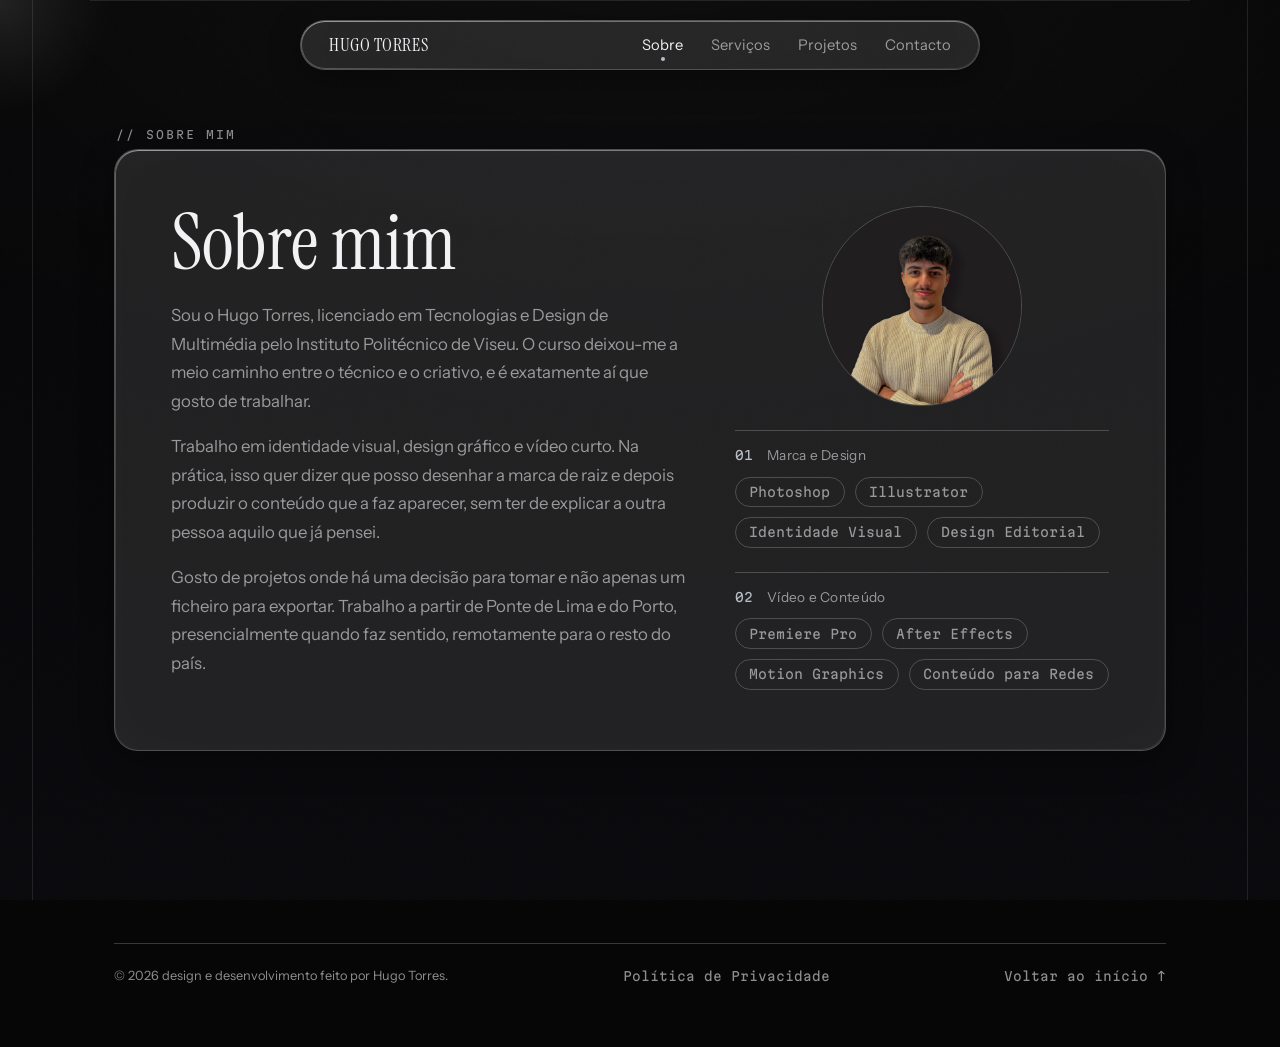
<file: sobre.html>
<!DOCTYPE html>
<html lang="pt">
<head>
<meta charset="UTF-8">
<meta name="viewport" content="width=device-width, initial-scale=1.0">
<title>Sobre | Hugo Torres, design de marca e vídeo</title>
<meta name="description" content="Hugo Torres, licenciado em Tecnologias e Design de Multimédia pelo Instituto Politécnico de Viseu. Identidade visual, design gráfico e vídeo curto a partir de Ponte de Lima e Porto.">
<meta name="theme-color" content="#0a0812">
<meta property="og:type" content="website">
<meta property="og:title" content="Sobre | Hugo Torres, design de marca e vídeo">
<meta property="og:description" content="Hugo Torres, licenciado em Tecnologias e Design de Multimédia pelo Instituto Politécnico de Viseu. Identidade visual, design gráfico e vídeo curto a partir de Ponte de Lima e Porto.">
<meta property="og:url" content="https://githugotorres.github.io/PortfolioHugo/sobre.html">
<meta property="og:image" content="assets/og-image.jpg">
<meta name="twitter:card" content="summary_large_image">
<meta name="twitter:title" content="Sobre | Hugo Torres, design de marca e vídeo">
<meta name="twitter:description" content="Hugo Torres, licenciado em Tecnologias e Design de Multimédia pelo Instituto Politécnico de Viseu. Identidade visual, design gráfico e vídeo curto a partir de Ponte de Lima e Porto.">
<meta name="twitter:image" content="assets/og-image.jpg">
<link rel="icon" type="image/jpeg" href="assets/favicon.jpg">
<link rel="preconnect" href="https://fonts.googleapis.com">
<link rel="preconnect" href="https://fonts.gstatic.com" crossorigin>
<link href="https://fonts.googleapis.com/css2?family=Instrument+Serif:ital,wght@0,400;1,400&family=Instrument+Sans:wght@400&family=Martian+Mono:wght@400&display=swap" rel="stylesheet">
<link rel="stylesheet" href="css/style.css?v=20261021">
</head>
<body>

  <!-- Fundo preto lacado -->
  <div class="bg-lacquer"></div>
  <div class="noise-overlay"></div>

  <!-- Glow que segue o cursor -->
  <div class="cursor-glow" id="cursor-glow"></div>

  <!-- Linhas de grelha verticais -->
  <div class="grid-lines" aria-hidden="true">
    <span class="grid-line grid-line--left"></span>
    <span class="grid-line grid-line--right"></span>
  </div>

  <!-- Barra de progresso do scroll -->
  <div class="scroll-progress-bar" aria-hidden="true"><span class="scroll-progress-fill" id="scroll-progress-fill"></span></div>

  <a href="#page-content" class="skip-link">Saltar para o conteúdo</a>

  <div id="page-content" tabindex="-1">

  <!-- Navegação -->
  <header>
    <nav class="glass nav">
      <a href="index.html#home" class="nav-logo">Hugo Torres</a>
      <div class="nav-links">
        <a href="sobre.html" class="is-active">Sobre</a>
        <a href="servicos.html">Serviços</a>
        <a href="projetos.html">Projetos</a>
        <a href="contacto.html">Contacto</a>
      </div>
    </nav>
  </header>

  <main>

  <!-- Sobre -->
  <section id="sobre" class="about">
    <p class="hero-note reveal">// sobre mim</p>
    <div class="glass panel about-panel reveal">
      <div class="about-grid">
        <div class="about-copy">
          <h1 class="section-title reveal" style="transition-delay: 80ms;">Sobre mim</h1>
          <p class="about-text reveal" style="transition-delay: 150ms;">
            Sou o Hugo Torres, licenciado em Tecnologias e Design de Multimédia pelo Instituto Politécnico de Viseu.
            O curso deixou-me a meio caminho entre o técnico e o criativo, e é exatamente aí que gosto de trabalhar.
          </p>
          <p class="about-text reveal" style="transition-delay: 220ms;">
            Trabalho em identidade visual, design gráfico e vídeo curto. Na prática, isso quer dizer que
            posso desenhar a marca de raiz e depois produzir o conteúdo que a faz aparecer, sem ter de
            explicar a outra pessoa aquilo que já pensei.
          </p>
          <p class="about-text reveal" style="transition-delay: 260ms;">
            Gosto de projetos onde há uma decisão para tomar e não apenas um ficheiro para exportar. Trabalho
            a partir de Ponte de Lima e do Porto, presencialmente quando faz sentido, remotamente para o
            resto do país.
          </p>
        </div>
        <div class="skills-categories">
          <div class="about-photo reveal" style="transition-delay: 110ms;">
            <img src="assets/FotoPro.jpg" alt="Hugo Torres" loading="lazy">
          </div>
          <div class="skills-category reveal" style="transition-delay: 260ms;">
            <p class="skills-category-label"><span class="skills-index">01</span>Marca e Design</p>
            <div class="skills-badges">
              <span class="skill-badge">Photoshop</span>
              <span class="skill-badge">Illustrator</span>
              <span class="skill-badge">Identidade Visual</span>
              <span class="skill-badge">Design Editorial</span>
            </div>
          </div>
          <div class="skills-category reveal" style="transition-delay: 330ms;">
            <p class="skills-category-label"><span class="skills-index">02</span>Vídeo e Conteúdo</p>
            <div class="skills-badges">
              <span class="skill-badge">Premiere Pro</span>
              <span class="skill-badge">After Effects</span>
              <span class="skill-badge">Motion Graphics</span>
              <span class="skill-badge">Conteúdo para Redes</span>
            </div>
          </div>
        </div>
      </div>
    </div>
  </section>

  </main>

  <footer class="footer">
    <div class="footer-row">
      <p class="footer-copy">&copy; <span id="year"></span> design e desenvolvimento feito por Hugo Torres.</p>
      <a href="privacidade.html" class="footer-top">Política de Privacidade</a>
      <a href="index.html#home" class="footer-top">Voltar ao início ↑</a>
    </div>
  </footer>

  </div>

  <button type="button" class="back-to-top" id="back-to-top" aria-label="Voltar ao topo">
    <svg viewBox="0 0 24 24" aria-hidden="true" focusable="false">
      <path d="M12 19V5M12 5l-6 6M12 5l6 6" fill="none" stroke="currentColor" stroke-width="2" stroke-linecap="round" stroke-linejoin="round"/>
    </svg>
  </button>

  <script src="js/main.js?v=20261021"></script>

  <!-- Cloudflare Web Analytics -->
  <script type='module' src='https://static.cloudflareinsights.com/beacon.min.js' data-cf-beacon='{"token": "ff9f1c3c354b45a8ab60e89f13da1b0e"}'></script>
  <!-- End Cloudflare Web Analytics -->
</body>
</html>
</file>
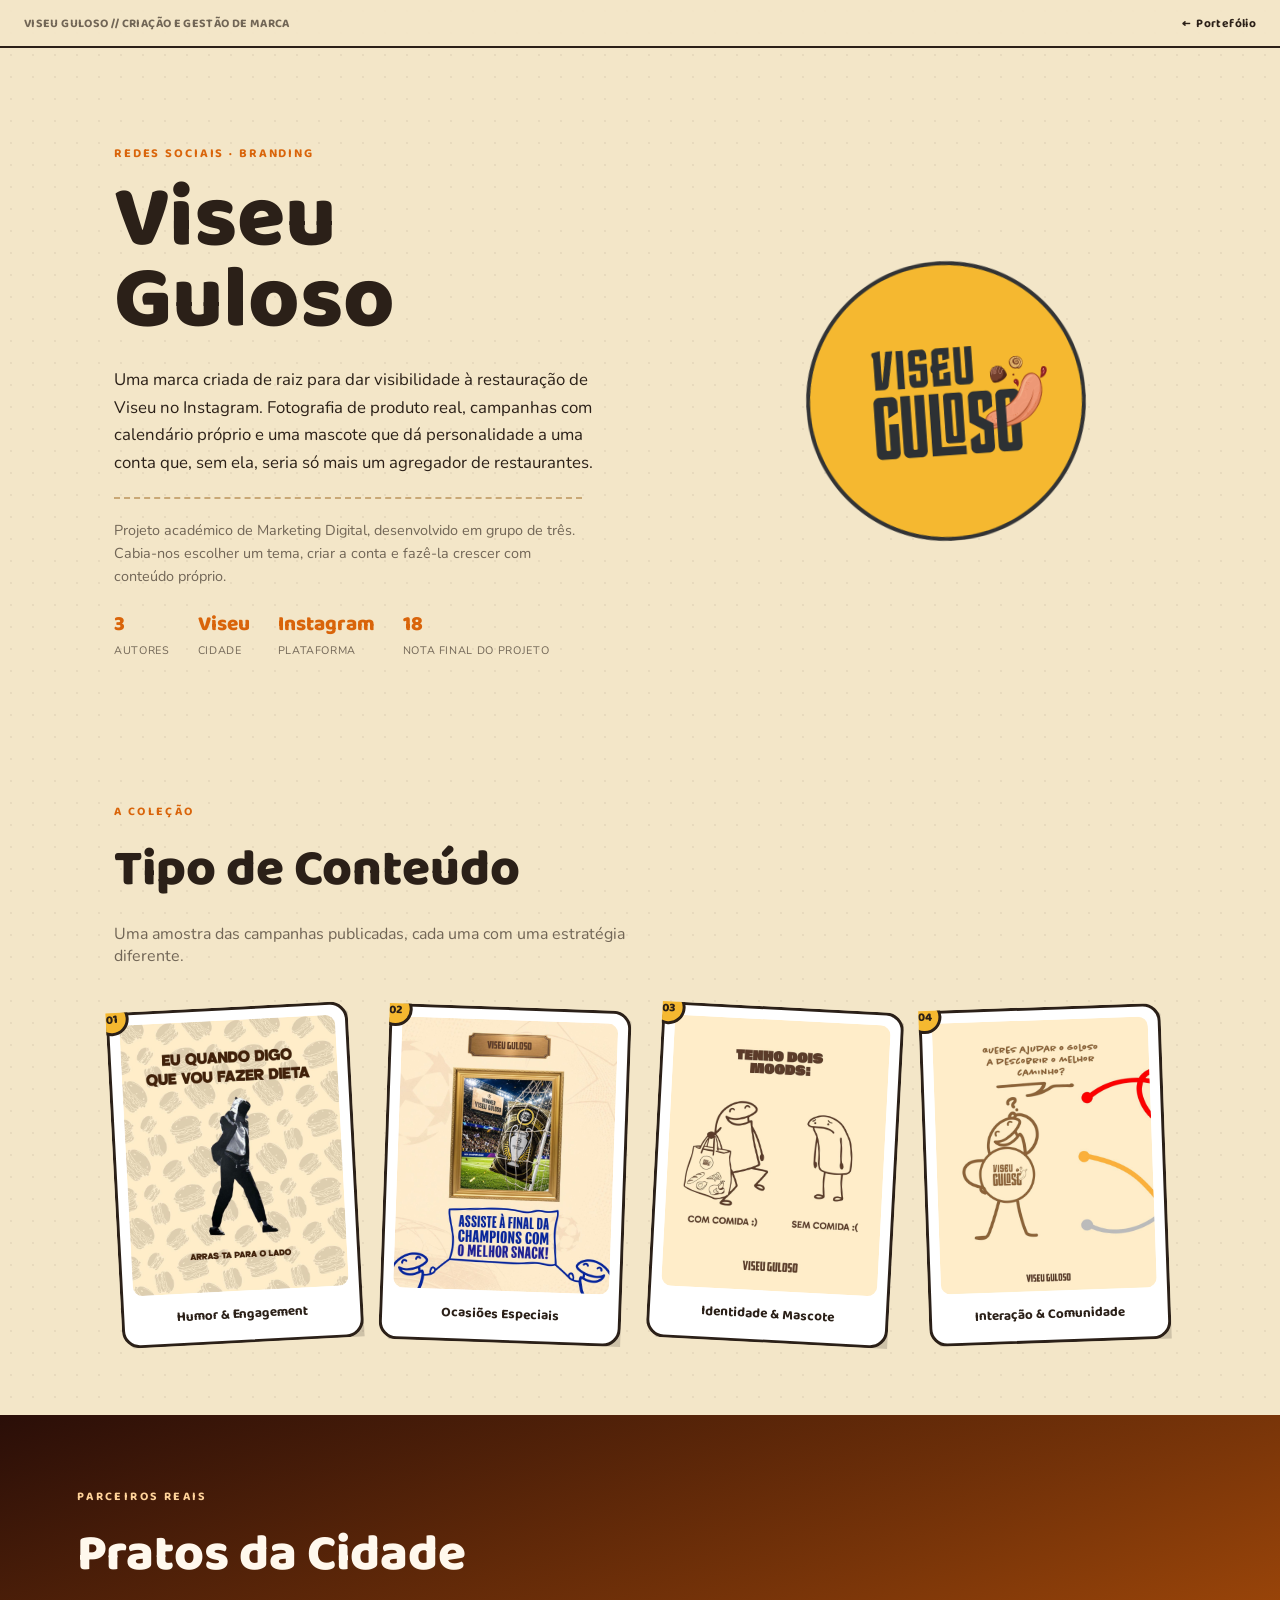
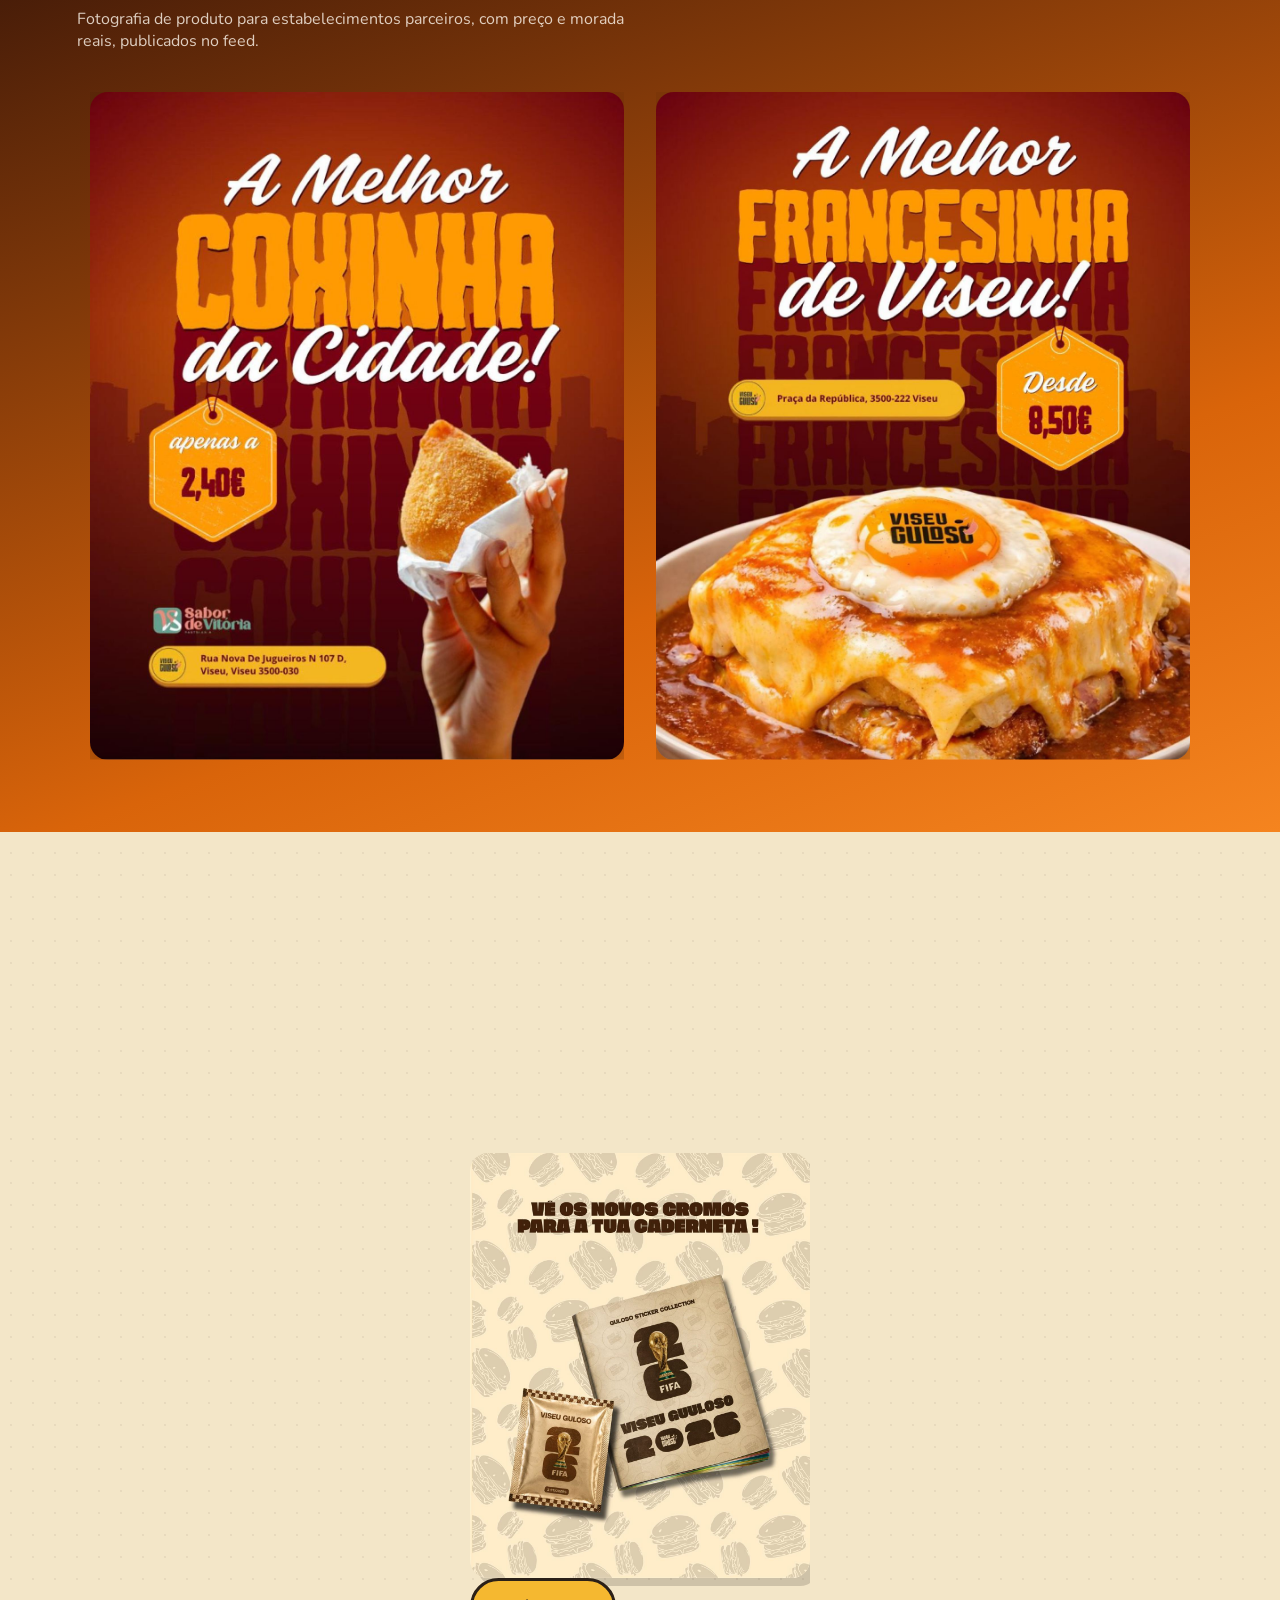
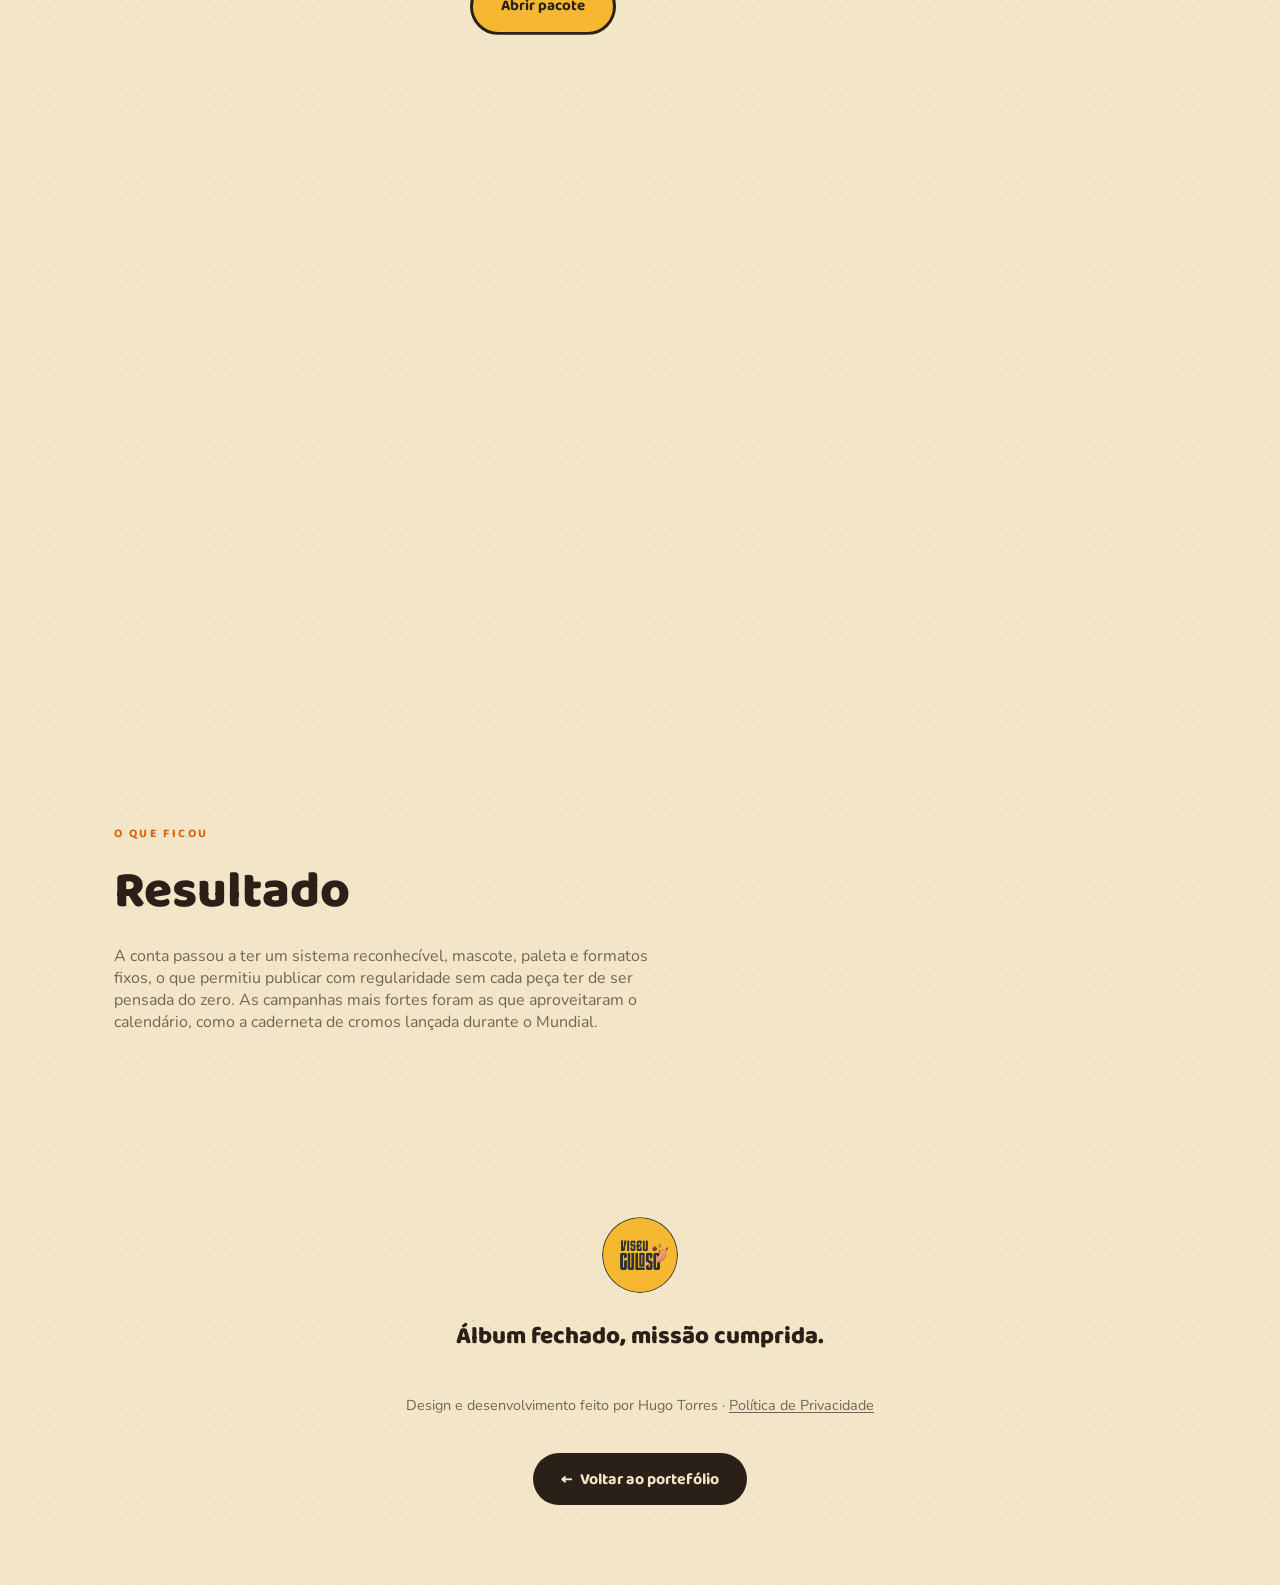
<file: viseu-guloso.html>
<!DOCTYPE html>
<html lang="pt">
<head>
<meta charset="UTF-8">
<meta name="viewport" content="width=device-width, initial-scale=1.0">
<title>Viseu Guloso — Marca & Redes Sociais — Hugo Torres</title>
<meta name="description" content="Criação de marca e gestão de redes sociais para a restauração em Viseu. Case study por Hugo Torres.">
<meta name="theme-color" content="#F3E6C8">
<meta property="og:type" content="website">
<meta property="og:title" content="Viseu Guloso — Marca & Redes Sociais — Hugo Torres">
<meta property="og:description" content="Criação de marca e gestão de redes sociais para a restauração em Viseu.">
<meta property="og:url" content="https://githugotorres.github.io/PortfolioHugo/viseu-guloso.html">
<meta property="og:image" content="assets/og-image.jpg">
<link rel="icon" type="image/jpeg" href="assets/favicon.jpg">
<link rel="preconnect" href="https://fonts.googleapis.com">
<link rel="preconnect" href="https://fonts.gstatic.com" crossorigin>
<link href="https://fonts.googleapis.com/css2?family=Baloo+2:wght@600;700;800&family=Nunito:wght@400;600;700&display=swap" rel="stylesheet">
<link rel="stylesheet" href="css/viseu-guloso.css">
</head>
<body>

  <header class="vg-bar">
    <span class="vg-case">VISEU GULOSO // CRIAÇÃO E GESTÃO DE MARCA</span>
    <a href="projetos.html" class="vg-back"><span aria-hidden="true">&larr;</span> Portefólio</a>
  </header>

  <main>

    <section class="vg-hero">
      <div class="vg-hero-copy">
        <p class="vg-kicker reveal-target" style="--d: 1;">REDES SOCIAIS · BRANDING</p>
        <h1 class="vg-title reveal-target" style="--d: 2;">Viseu<br>Guloso</h1>
        <p class="vg-desc reveal-target" style="--d: 3;">Uma marca criada de raiz para dar visibilidade à restauração de Viseu no Instagram. Fotografia de produto real, campanhas com calendário próprio e uma mascote que dá personalidade a uma conta que, sem ela, seria só mais um agregador de restaurantes.</p>
        <p class="vg-context reveal-target" style="--d: 4;">Projeto académico de Marketing Digital, desenvolvido em grupo de três. Cabia-nos escolher um tema, criar a conta e fazê-la crescer com conteúdo próprio.</p>
        <div class="vg-stats reveal-target" style="--d: 5;">
          <div class="vg-stat">
            <span class="vg-stat-value">3</span>
            <span class="vg-stat-label">Autores</span>
          </div>
          <div class="vg-stat">
            <span class="vg-stat-value">Viseu</span>
            <span class="vg-stat-label">Cidade</span>
          </div>
          <div class="vg-stat">
            <span class="vg-stat-value">Instagram</span>
            <span class="vg-stat-label">Plataforma</span>
          </div>
          <div class="vg-stat">
            <span class="vg-stat-value">18</span>
            <span class="vg-stat-label">Nota final do projeto</span>
          </div>
        </div>
      </div>
      <div class="vg-hero-logo reveal-target" style="--d: 2;">
        <img src="assets/projects/viseu-guloso/logo.png" alt="Logótipo Viseu Guloso: círculo amarelo mostarda com o wordmark e uma ilustração de doces" loading="eager">
      </div>
    </section>

    <section class="vg-section" id="colecao">
      <p class="vg-section-kicker reveal-target">A COLEÇÃO</p>
      <h2 class="vg-section-title reveal-target">Tipo de Conteúdo</h2>
      <p class="vg-section-note reveal-target">Uma amostra das campanhas publicadas, cada uma com uma estratégia diferente.</p>
      <div class="cromo-grid">
        <figure class="cromo reveal-target" style="--tilt: -3deg;">
          <span class="cromo-number">01</span>
          <img src="assets/projects/viseu-guloso/michael-campaign.jpg" alt="Post de humor: 'Eu quando digo que vou fazer dieta', formato carrossel" loading="lazy">
          <figcaption>Humor &amp; Engagement</figcaption>
        </figure>
        <figure class="cromo reveal-target" style="--tilt: 2deg;">
          <span class="cromo-number">02</span>
          <img src="assets/projects/viseu-guloso/champions.jpg" alt="Post especial sobre a final da Champions League, com moldura dourada" loading="lazy">
          <figcaption>Ocasiões Especiais</figcaption>
        </figure>
        <figure class="cromo reveal-target" style="--tilt: 3deg;">
          <span class="cromo-number">03</span>
          <img src="assets/projects/viseu-guloso/mood-meme.jpg" alt="Post de humor com mascote: 'Tenho dois moods: com comida / sem comida'" loading="lazy">
          <figcaption>Identidade &amp; Mascote</figcaption>
        </figure>
        <figure class="cromo reveal-target" style="--tilt: -2deg;">
          <span class="cromo-number">04</span>
          <img src="assets/projects/viseu-guloso/quiz-game.jpg" alt="Post interativo a convidar o público a ajudar o mascote a escolher o melhor caminho" loading="lazy">
          <figcaption>Interação &amp; Comunidade</figcaption>
        </figure>
      </div>
    </section>

    <section class="vg-section vg-section--warm" id="pratos">
      <p class="vg-section-kicker vg-section-kicker--warm reveal-target">PARCEIROS REAIS</p>
      <h2 class="vg-section-title vg-section-title--warm reveal-target">Pratos da Cidade</h2>
      <p class="vg-section-note vg-section-note--warm reveal-target">Fotografia de produto para estabelecimentos parceiros, com preço e morada reais, publicados no feed.</p>
      <div class="pratos-grid">
        <figure class="prato reveal-target">
          <img src="assets/projects/viseu-guloso/coxinha.jpg" alt="A Melhor Coxinha da Cidade, 2,40€ — fotografia real de produto" loading="lazy">
        </figure>
        <figure class="prato reveal-target">
          <img src="assets/projects/viseu-guloso/francesinha.jpg" alt="A Melhor Francesinha de Viseu, desde 8,50€ — fotografia real de produto" loading="lazy">
        </figure>
      </div>
    </section>

    <section class="vg-section" id="album">
      <p class="vg-section-kicker reveal-target">APROVEITAR O TIMING</p>
      <h2 class="vg-section-title reveal-target">Abre o Pacote</h2>
      <p class="vg-section-note reveal-target">A campanha "Guloso Sticker Collection" foi criada como uma caderneta de cromos inspirada no álbum do Mundial 2026, com cromos exclusivos. Foi aproveitada a oportunidade para engajar a comunidade fã de cromos e do Mundial no contexto da campanha.</p>
      <div class="pack-stage">
        <div class="pack-wrap reveal-target">
          <img src="assets/projects/viseu-guloso/sticker-pack.jpg" alt="" class="pack-img" id="pack-img">
          <button type="button" class="pack-btn" id="pack-btn">Abrir pacote</button>
        </div>
        <figure class="album-cover" id="pack-reveal" aria-live="polite">
          <img src="assets/projects/viseu-guloso/sticker-album-cover.jpg" alt="Capa da caderneta de cromos Viseu Guloso, com seis pratos colecionáveis" loading="lazy">
        </figure>
      </div>
    </section>

    <section class="vg-section" id="resultado">
      <p class="vg-section-kicker reveal-target">O QUE FICOU</p>
      <h2 class="vg-section-title reveal-target">Resultado</h2>
      <p class="vg-section-note reveal-target">A conta passou a ter um sistema reconhecível, mascote, paleta e formatos fixos, o que permitiu publicar com regularidade sem cada peça ter de ser pensada do zero. As campanhas mais fortes foram as que aproveitaram o calendário, como a caderneta de cromos lançada durante o Mundial.</p>
      <!-- {{ CONFIRMAR: se tens números de alcance, seguidores ou interações do Instagram, dá-mos e eu acrescento. Sem números, fica assim. }} -->
    </section>

    <section class="vg-footer">
      <img class="vg-footer-mark reveal-target" src="assets/projects/viseu-guloso/logo.png" alt="Logótipo Viseu Guloso" loading="lazy">
      <p class="vg-footer-headline reveal-target">Álbum fechado, missão cumprida.</p>
      <p class="vg-footer-text reveal-target">Design e desenvolvimento feito por Hugo Torres · <a href="privacidade.html" class="vg-privacy-link">Política de Privacidade</a></p>
      <a href="projetos.html" class="vg-cta reveal-target"><span aria-hidden="true">&larr;</span> Voltar ao portefólio</a>
    </section>

  </main>

  <script src="js/viseu-guloso.js"></script>
</body>
</html>
</file>
<file: css/style.css>
/* ---------- Base & tokens ---------- */
:root {
  --bg: #060607;
  --bg-raise: #0d0d10;
  --ink: #f2f2f4;
  --ink-dim: rgba(242, 242, 244, 0.58);
  --line: rgba(255, 255, 255, 0.10);
  --line-breathe: rgba(255, 255, 255, 0.16);
  --line-bright: rgba(255, 255, 255, 0.28);
  --accent-3: #b8bec7;
  --glass-bg: rgba(255, 255, 255, 0.1);
  --glass-border: rgba(255, 255, 255, 0.2);
  --glass-highlight: rgba(255, 255, 255, 0.35);
  --radius: 24px;
  --ease: cubic-bezier(0.22, 1, 0.36, 1);
  --active-accent: var(--accent-3);
  --mono: "Martian Mono", "SF Mono", "JetBrains Mono", ui-monospace, monospace;
  --font-display: "Instrument Serif", Georgia, serif;
  --font-body: "Instrument Sans", -apple-system, BlinkMacSystemFont, "Segoe UI", sans-serif;
}

/* ---------- Transição animada entre páginas (index <-> project) ---------- */
@view-transition {
  navigation: auto;
}

::view-transition-old(root),
::view-transition-new(root) {
  animation-duration: 0.5s;
  animation-timing-function: cubic-bezier(0.22, 1, 0.36, 1);
}

* { box-sizing: border-box; }

html { scroll-behavior: smooth; overflow-x: clip; }

body {
  margin: 0;
  min-height: 100vh;
  background: var(--bg);
  color: var(--ink);
  font-family: var(--font-body);
  overflow-x: hidden;
}

/* Foco visível genérico: todos os links/botões, não só os que já tinham um tratamento dedicado */
a:focus-visible,
button:focus-visible {
  outline: 2px dashed var(--active-accent, var(--accent-3));
  outline-offset: 3px;
}

.skip-link {
  position: absolute;
  top: -100px;
  left: 1rem;
  z-index: 999;
  padding: 0.75rem 1.25rem;
  background: var(--ink);
  color: #0a0812;
  font-weight: 400;
  text-decoration: none;
  border-radius: 8px;
  transition: top 0.3s var(--ease);
}

.skip-link:focus {
  top: 1rem;
}

@media (prefers-reduced-motion: reduce) {
  html { scroll-behavior: auto; }
  * { animation-duration: 0.01ms !important; animation-iteration-count: 1 !important; transition-duration: 0.01ms !important; }
  ::view-transition-group(*),
  ::view-transition-old(*),
  ::view-transition-new(*) {
    animation: none !important;
  }
  .hg-letter { transform: none !important; }
}

/* ---------- Preto lacado ---------- */
.bg-lacquer {
  position: fixed;
  inset: 0;
  z-index: -2;
  background:
    radial-gradient(ellipse 1600px 900px at 50% -12%, rgba(255, 255, 255, 0.04), transparent 60%),
    linear-gradient(180deg, #060607 0%, #0a0a0d 100%);
}

.noise-overlay {
  position: fixed;
  inset: 0;
  z-index: -1;
  pointer-events: none;
  opacity: 0.0175;
  mix-blend-mode: overlay;
  background-image: url("data:image/svg+xml,%3Csvg xmlns='http://www.w3.org/2000/svg' width='120' height='120'%3E%3Cfilter id='n'%3E%3CfeTurbulence type='fractalNoise' baseFrequency='0.9' numOctaves='2' stitchTiles='stitch'/%3E%3C/filter%3E%3Crect width='100%25' height='100%25' filter='url(%23n)'/%3E%3C/svg%3E");
}

.cursor-glow {
  position: fixed;
  top: 0;
  left: 0;
  width: 220px;
  height: 220px;
  border-radius: 50%;
  pointer-events: none;
  z-index: 0;
  mix-blend-mode: screen;
  background: radial-gradient(circle, rgba(255, 255, 255, 0.10), rgba(255, 255, 255, 0.03) 45%, transparent 72%);
  transform: translate(-50%, -50%);
  will-change: transform;
}

/* Sem rato não há cursor a seguir: poupa a animação de filter contínua (cara em Android). */
@media (hover: none), (pointer: coarse) {
  .cursor-glow { display: none; }
}

#page-content {
  position: relative;
  z-index: 1;
  transition: filter 0.4s var(--ease);
}

/* ---------- Liquid glass ---------- */
.glass {
  position: relative;
  background: var(--glass-bg);
  border: 1px solid var(--glass-border);
  border-radius: var(--radius);
  backdrop-filter: blur(14px) saturate(140%);
  -webkit-backdrop-filter: blur(14px) saturate(140%);
  box-shadow:
    0 8px 32px rgba(0, 0, 0, 0.35),
    inset 0 1px 0 var(--glass-highlight),
    inset 0 0 60px rgba(255, 255, 255, 0.02);
}

.glass::before {
  content: "";
  position: absolute;
  inset: 0;
  border-radius: inherit;
  padding: 1px;
  background: linear-gradient(135deg, rgba(255,255,255,0.5), transparent 40%, transparent 60%, rgba(255,255,255,0.15));
  -webkit-mask: linear-gradient(#fff 0 0) content-box, linear-gradient(#fff 0 0);
  -webkit-mask-composite: xor;
  mask-composite: exclude;
  pointer-events: none;
  opacity: 0.6;
}

/* ---------- Nav ---------- */
.nav {
  position: fixed;
  top: 20px;
  left: 50%;
  transform: translateX(-50%);
  z-index: 100;
  display: flex;
  align-items: center;
  justify-content: space-between;
  gap: 2.5rem;
  padding: 0.75rem 1.75rem;
  width: min(680px, calc(100% - 2.5rem));
  border-radius: 999px;
  opacity: 0;
  animation: nav-reveal 0.8s var(--ease) 0.1s forwards;
  transition: background 0.4s var(--ease), border-color 0.4s var(--ease), box-shadow 0.4s var(--ease), padding 0.4s var(--ease), backdrop-filter 0.4s var(--ease);
}

@keyframes nav-reveal {
  from { opacity: 0; transform: translateX(-50%) translateY(-12px); }
  to { opacity: 1; transform: translateX(-50%) translateY(0); }
}

.nav.is-scrolled {
  padding: 0.6rem 1.75rem;
  background: rgba(14, 11, 22, 0.6);
  border-color: rgba(255, 255, 255, 0.22);
  box-shadow: 0 8px 32px rgba(0, 0, 0, 0.45);
  backdrop-filter: blur(20px) saturate(160%);
  -webkit-backdrop-filter: blur(20px) saturate(160%);
}

.nav-logo {
  font-family: var(--font-display);
  font-weight: 400;
  text-transform: uppercase;
  letter-spacing: 0.03em;
  color: var(--ink);
  text-decoration: none;
  font-size: 1.15rem;
}

.nav-links {
  display: flex;
  gap: 1.75rem;
}

.nav-links a {
  color: var(--ink-dim);
  text-decoration: none;
  font-size: 0.92rem;
  transition: color 0.3s var(--ease);
}

.nav-links a:hover { color: var(--ink); }

.nav-links a,
.nav-logo {
  position: relative;
}

.nav-links a.is-active,
.nav-logo.is-active {
  color: var(--ink);
}

.nav-links a.is-active::after {
  content: "";
  position: absolute;
  left: 50%;
  bottom: -7px;
  width: 4px;
  height: 4px;
  border-radius: 50%;
  background: var(--active-accent, var(--accent-3));
  transform: translateX(-50%);
}

/* ---------- Layout sections ---------- */
section {
  position: relative;
  z-index: 1;
  padding: 8rem 1.5rem;
  max-width: 1100px;
  margin: 0 auto;
}

/* Traço superior que "desenha" a fronteira da secção ao entrar no ecrã */
main > section::before {
  content: "";
  position: absolute;
  top: 0;
  left: 0;
  right: 0;
  height: 1px;
  background: var(--line);
  transform: scaleX(0);
  transform-origin: left;
  transition: transform 900ms var(--ease);
}

main > section.is-inview::before {
  transform: scaleX(1);
}

.hero {
  position: relative;
  min-height: 100vh;
  display: flex;
  flex-direction: column;
  justify-content: center;
  align-items: flex-start;
  text-align: left;
  padding: 7rem clamp(1.5rem, 6vw, 4.5rem) 4rem;
  overflow: hidden;
}

/* ---------- Peça de xadrez (hero da homepage) ---------- */
.hero-chess {
  position: absolute;
  top: 50%;
  right: clamp(1.5rem, 6vw, 6rem);
  transform: translateY(-50%);
  z-index: 1;
  pointer-events: none;
}

.hero-chess-glow {
  position: absolute;
  top: 50%;
  left: 50%;
  width: 380px;
  height: 380px;
  transform: translate(-50%, -50%);
  border-radius: 50%;
  background: radial-gradient(circle, rgba(255, 255, 255, 0.06), transparent 70%);
  filter: blur(30px);
  z-index: -1;
}

.hero-chess-piece-wrap {
  position: relative;
  display: inline-block;
}

.hero-chess-piece {
  display: block;
  height: min(380px, 32vw);
  width: auto;
  pointer-events: none;
}

/* Brilho: a máscara (silhueta) fica sempre fixa, só o gradiente lá dentro desliza */
.hero-chess-shine {
  position: absolute;
  inset: 0;
  overflow: hidden;
  pointer-events: none;
  -webkit-mask-image: url("../assets/chess-piece.png");
  mask-image: url("../assets/chess-piece.png");
  -webkit-mask-size: contain;
  mask-size: contain;
  -webkit-mask-repeat: no-repeat;
  mask-repeat: no-repeat;
  -webkit-mask-position: center;
  mask-position: center;
}

.hero-chess-shine::before {
  content: "";
  position: absolute;
  inset: 0;
  background: linear-gradient(160deg, transparent 0%, transparent 37.5%, rgba(255, 255, 255, 0.22) 50%, transparent 62.5%, transparent 100%);
  transform: translateY(-120%);
  animation: hero-chess-shine 8s ease-in-out infinite;
}

@keyframes hero-chess-shine {
  0% { transform: translateY(-120%); }
  20% { transform: translateY(120%); }
  100% { transform: translateY(120%); }
}

/* Abaixo de 900px: sai de cima do texto, fica atrás, centrada e muito discreta */
@media (max-width: 899px) {
  .hero-chess {
    right: 50%;
    transform: translate(50%, -50%);
    opacity: 0.12;
    z-index: -1;
  }
}

/* Abaixo de 600px: esconde por completo */
@media (max-width: 599px) {
  .hero-chess { display: none; }
}

@media (prefers-reduced-motion: reduce) {
  .hero-chess-shine::before {
    animation: none;
  }
}

.hero-kicker {
  position: absolute;
  left: clamp(0.5rem, 2vw, 1.5rem);
  top: 50%;
  transform: translateY(-50%) rotate(180deg);
  writing-mode: vertical-rl;
  font-family: var(--mono);
  font-size: 0.7rem;
  letter-spacing: 0.3em;
  text-transform: uppercase;
  color: var(--ink-dim);
}

.hero-note {
  font-family: var(--mono);
  font-size: 0.7rem;
  text-transform: uppercase;
  letter-spacing: 0.18em;
  color: var(--ink-dim);
  margin: 0 0 0.5rem 0.2em;
}

.hero-name {
  margin: 0;
  font-family: var(--font-display);
  font-weight: 400;
  font-synthesis: none;
  line-height: 1;
  letter-spacing: 0;
  cursor: default;
  outline: none;
}

.hero-name:focus-visible {
  outline: 2px dashed var(--accent-3);
  outline-offset: 10px;
}

.hero-name-row {
  display: block;
  text-transform: uppercase;
  font-size: clamp(3.6rem, 17vw, 12.5rem);
}

.hero-name-row--offset {
  margin-left: clamp(1rem, 9vw, 6rem);
  margin-top: -0.06em;
}

.hg-letter {
  display: inline-block;
  white-space: pre;
  --d: 1;
  --i: 0;
  color: var(--ink);
  font-weight: inherit;
  /* Entrada (clip-path/opacity, atrasada por --i) e hover (transform/cor, atrasado por --d) não partilham propriedade: sem conflito */
  clip-path: inset(0 0 100% 0);
  opacity: 0;
  transition:
    clip-path 0.7s var(--ease),
    opacity 0.5s var(--ease),
    color 0.35s var(--ease),
    text-shadow 0.35s var(--ease),
    font-weight 0.35s var(--ease),
    transform 0.35s var(--ease);
  transition-delay:
    calc(var(--i, 0) * 28ms),
    calc(var(--i, 0) * 28ms),
    calc(var(--d, 1) * 30ms),
    calc(var(--d, 1) * 30ms),
    calc(var(--d, 1) * 30ms),
    calc(var(--d, 1) * 30ms);
}

.hero-name.is-in .hg-letter {
  clip-path: inset(0 0 0% 0);
  opacity: 1;
}

/* Hover real (rato): a cor é a própria distância ao cursor, não um interruptor — só as letras
   perto ganham teal, o resto esbate-se de volta a --ink num gradiente contínuo.
   Transição curta e sem delay aqui: o --d já muda a cada frame do rato, uma transição longa
   fica sempre "a perseguir" um alvo que já mudou outra vez — mais leve e fiel sem ela. */
.hero-name:hover .hg-letter {
  color: color-mix(in oklab, var(--ink), var(--accent-3) calc((1 - var(--d, 1)) * 100%));
  font-weight: calc(900 - var(--d, 1) * 150);
  text-shadow: 0 0 calc(14px * (1 - var(--d, 1))) rgba(184, 190, 199, calc((1 - var(--d, 1)) * 0.5));
  transform: translateY(calc((1 - var(--d, 1)) * -0.03em));
  transition: color 0.12s linear, text-shadow 0.12s linear, font-weight 0.12s linear, transform 0.12s linear;
}

/* Toque/teclado: sem posição de cursor real, mantém o sweep uniforme como sempre teve */
.hero-name.is-active .hg-letter,
.hero-name:focus-visible .hg-letter {
  color: var(--accent-3);
  font-weight: 850;
  text-shadow: 0 0 16px rgba(184, 190, 199, 0.5);
  transform: translateY(-0.03em);
}

/* Sem caixa: só texto corrido, a fazer de subtítulo por baixo do nome */
.hero-sticker {
  display: inline-block;
  align-self: flex-start;
  max-width: 44ch;
  margin: 1.5rem 0 0.6rem 0.2em;
  color: var(--ink-dim);
  font-size: 0.98rem;
  font-weight: 400;
  line-height: 1.55;
}

/* Linha da zona geográfica: informação de contexto, peso visual abaixo da promessa */
.hero-local {
  align-self: flex-start;
  max-width: 44ch;
  margin: 0 0 1.75rem 0.2em;
  color: var(--ink-dim);
  opacity: 0.72;
  font-size: 0.86rem;
  font-weight: 400;
  letter-spacing: 0.01em;
  line-height: 1.5;
}

.hero-actions {
  display: flex;
  gap: 1rem;
  flex-wrap: wrap;
  margin-top: 0.25rem;
}

/* .btn-block é .glass por baixo (mesmo vidro líquido da navbar) — só ajusta layout/tipografia
   e o grau de opacidade que distingue a variante sólida da variante contorno. */
.btn-block {
  position: relative;
  display: inline-flex;
  align-items: center;
  padding: 0.85rem 1.75rem;
  font-size: 0.95rem;
  font-weight: 400;
  text-decoration: none;
  color: var(--ink);
  transition:
    transform 0.8s var(--ease),
    box-shadow 0.8s var(--ease),
    background 0.8s var(--ease),
    border-color 0.8s var(--ease),
    backdrop-filter 0.8s var(--ease);
}

/* Um só movimento — sobe, o vidro clareia. Sem seguir o rato, só CSS. */
.btn-block:hover,
.btn-block:active {
  transform: translateY(-3px);
}

.btn-block--solid {
  background: rgba(255, 255, 255, 0.14);
}

.btn-block--solid:hover,
.btn-block--solid:active {
  background: rgba(255, 255, 255, 0.26);
  border-color: rgba(255, 255, 255, 0.45);
  backdrop-filter: blur(18px) saturate(170%);
  -webkit-backdrop-filter: blur(18px) saturate(170%);
  box-shadow: 0 10px 32px rgba(0, 0, 0, 0.35), inset 0 1px 0 rgba(255, 255, 255, 0.45);
}

.btn-block--outline {
  background: transparent;
}

.btn-block--outline:hover,
.btn-block--outline:active {
  background: rgba(255, 255, 255, 0.12);
  border-color: rgba(255, 255, 255, 0.35);
  backdrop-filter: blur(18px) saturate(170%);
  -webkit-backdrop-filter: blur(18px) saturate(170%);
  box-shadow: 0 8px 28px rgba(0, 0, 0, 0.3), inset 0 1px 0 rgba(255, 255, 255, 0.3);
}

.scroll-status {
  position: absolute;
  right: clamp(0.75rem, 3vw, 2rem);
  bottom: 2rem;
  margin: 0;
  font-family: var(--mono);
  font-size: 0.72rem;
  letter-spacing: 0.1em;
  text-transform: uppercase;
  color: var(--ink-dim);
}

/* ---------- Linhas de grelha verticais (fixas) ---------- */
.grid-lines {
  position: fixed;
  inset: 0;
  z-index: 1;
  pointer-events: none;
}

.grid-line {
  position: absolute;
  top: 0;
  bottom: 0;
  width: 1px;
  background: var(--line-breathe);
  opacity: 0.625;
  transition: opacity 0.6s var(--ease);
}

.grid-line--left { left: clamp(12px, 4vw, 32px); }
.grid-line--right { right: clamp(12px, 4vw, 32px); }

/* Respiração: a grelha ganha +6% de opacidade enquanto há scroll ativo.
   Só opacity anima (nunca background), para ficar leve para o compositor. */
.grid-lines.is-scrolling .grid-line {
  opacity: 1;
}

/* ---------- Barra de progresso do scroll ---------- */
.scroll-progress-bar {
  position: fixed;
  top: 0;
  left: 0;
  width: 100%;
  height: 2px;
  z-index: 90;
  pointer-events: none;
}

.scroll-progress-fill {
  display: block;
  width: 100%;
  height: 100%;
  background: var(--line-bright);
  transform: scaleX(0);
  transform-origin: left;
  will-change: transform;
}

/* ---------- Reflexo especular ---------- */
/* Faixa de luz que atravessa o elemento por transform (nunca background-position). */
@keyframes specular-sweep {
  0% { transform: translateX(-120%); }
  14% { transform: translateX(120%); }
  100% { transform: translateX(120%); }
}

@keyframes specular-sweep-once {
  from { transform: translateX(-120%); }
  to { transform: translateX(120%); }
}

.project-card::after,
.pricing-card::after {
  content: "";
  position: absolute;
  inset: 0;
  background: linear-gradient(105deg, transparent 35%, rgba(255, 255, 255, 0.08) 50%, transparent 65%);
  transform: translateX(-120%);
  pointer-events: none;
  will-change: transform;
  animation: specular-sweep 8s ease-in-out infinite;
}

.project-card:nth-of-type(1)::after, .pricing-card:nth-of-type(1)::after { animation-duration: 7s; animation-delay: 0s; }
.project-card:nth-of-type(2)::after, .pricing-card:nth-of-type(2)::after { animation-duration: 8s; animation-delay: 1.3s; }
.project-card:nth-of-type(3)::after, .pricing-card:nth-of-type(3)::after { animation-duration: 9s; animation-delay: 2.6s; }

/* Nada anima fora do ecrã: pausado por IntersectionObserver (main.js) */
.project-card.sweep-paused::after,
.pricing-card.sweep-paused::after {
  animation-play-state: paused;
}

/* Ecrãs pequenos ou dispositivos com poucos núcleos: metade da frequência do reflexo */
@media (max-width: 767px) {
  .project-card:nth-of-type(1)::after, .pricing-card:nth-of-type(1)::after { animation-duration: 14s; }
  .project-card:nth-of-type(2)::after, .pricing-card:nth-of-type(2)::after { animation-duration: 16s; }
  .project-card:nth-of-type(3)::after, .pricing-card:nth-of-type(3)::after { animation-duration: 18s; }
}

html.low-power .project-card:nth-of-type(1)::after, html.low-power .pricing-card:nth-of-type(1)::after { animation-duration: 14s; }
html.low-power .project-card:nth-of-type(2)::after, html.low-power .pricing-card:nth-of-type(2)::after { animation-duration: 16s; }
html.low-power .project-card:nth-of-type(3)::after, html.low-power .pricing-card:nth-of-type(3)::after { animation-duration: 18s; }

.pricing-card { position: relative; overflow: hidden; }

/* Botões: só ao passar o rato, um único trajeto (não é ambiente contínuo) */
.btn-block,
.btn {
  overflow: hidden;
}

.btn-block::after,
.btn::after {
  content: "";
  position: absolute;
  inset: 0;
  border-radius: inherit;
  background: linear-gradient(105deg, transparent 35%, rgba(255, 255, 255, 0.08) 50%, transparent 65%);
  transform: translateX(-120%);
  pointer-events: none;
}

@media (hover: hover) and (pointer: fine) {
  .btn-block:hover::after,
  .btn:hover::after {
    animation: specular-sweep-once 0.9s var(--ease);
  }
}

@media (prefers-reduced-motion: reduce) {
  .project-card::after,
  .pricing-card::after {
    animation: none;
  }
}

/* ---------- Buttons ---------- */
.btn {
  display: inline-flex;
  align-items: center;
  gap: 0.5rem;
  padding: 0.85rem 1.75rem;
  border-radius: 999px;
  text-decoration: none;
  font-size: 0.95rem;
  font-weight: 400;
  transition: transform 0.35s var(--ease), box-shadow 0.35s var(--ease), background 0.35s var(--ease);
}

.btn-primary {
  background: var(--active-accent, var(--accent-3));
  color: var(--bg);
  font-weight: 400;
  box-shadow: 0 8px 24px rgba(184, 190, 199, 0.28);
}

.btn-primary:active {
  transform: translateY(-1px) scale(1.01);
}

.btn-glass {
  background: var(--glass-bg);
  border: 1px solid var(--glass-border);
  color: var(--ink);
  backdrop-filter: blur(12px);
}

.btn-glass:active {
  transform: translateY(-1px) scale(1.01);
}

/* Hover completo só com rato real: no toque, :active acima já dá o feedback,
   sem deixar o botão "preso" em destaque depois de largar o dedo. */
@media (hover: hover) and (pointer: fine) {
  .btn-primary:hover {
    transform: translateY(-2px) scale(1.03);
    box-shadow: 0 14px 40px rgba(184, 190, 199, 0.45);
  }

  .btn-glass:hover {
    transform: translateY(-2px) scale(1.03);
    background: rgba(255, 255, 255, 0.14);
    box-shadow: 0 8px 28px rgba(0, 0, 0, 0.3);
  }
}

/* ---------- Panels ---------- */
.panel {
  padding: clamp(2rem, 5vw, 3.5rem);
}

.section-title {
  font-family: var(--font-display);
  font-weight: 400;
  font-synthesis: none;
  font-size: clamp(2rem, 4vw, 3rem);
  line-height: 1.05;
  letter-spacing: 0;
  margin: 0 0 1.25rem;
}

/* Título de página (h1): maior do que um subtítulo de secção comum */
h1.section-title {
  font-size: clamp(4rem, 6vw, 7rem);
  line-height: 0.98;
}

.projects > .section-title {
  text-align: center;
  margin-bottom: 0.75rem;
}

.section-note {
  color: var(--ink-dim);
  font-size: 1.05rem;
  line-height: 1.6;
  max-width: 56ch;
}

.projects > .section-note {
  text-align: center;
  margin: 0 auto 3rem;
}

.section-kicker {
  display: block;
  font-family: var(--mono);
  font-size: 0.7rem;
  letter-spacing: 0.18em;
  text-transform: uppercase;
  color: var(--active-accent, var(--accent-3));
  margin: 0 0 1rem;
  transition: color 0.4s var(--ease);
}

.section-kicker--center {
  text-align: center;
  margin-bottom: 0.75rem;
}

.about-text {
  color: var(--ink-dim);
  font-size: 1.05rem;
  line-height: 1.7;
  max-width: 65ch;
}

/* Links dentro de texto corrido (política de privacidade, FAQ, etc.) */
.about-text a,
.section-note a,
.faq-answer a {
  color: var(--ink);
  text-decoration: underline;
  text-underline-offset: 2px;
}

.about-text a:hover,
.section-note a:hover,
.faq-answer a:hover,
.about-text a:focus-visible,
.section-note a:focus-visible,
.faq-answer a:focus-visible {
  color: var(--active-accent, var(--accent-3));
}

.about-grid {
  display: grid;
  grid-template-columns: 1fr;
  gap: 2.5rem;
}

@media (min-width: 800px) {
  .about-grid {
    grid-template-columns: 1.4fr 1fr;
    align-items: start;
  }
}

.skills-categories {
  display: flex;
  flex-direction: column;
  gap: 1.5rem;
}

.skills-category {
  padding-top: 1rem;
  border-top: 1px solid var(--glass-border);
}

.skills-category-label {
  display: flex;
  align-items: baseline;
  gap: 0.85rem;
  margin: 0 0 0.85rem;
  font-size: 0.85rem;
  letter-spacing: 0.02em;
  color: var(--ink-dim);
}

.skills-index {
  font-family: var(--mono);
  font-size: 0.78rem;
  color: var(--active-accent, var(--accent-3));
  transition: color 0.4s var(--ease);
}

.skills-badges {
  display: flex;
  flex-wrap: wrap;
  gap: 0.6rem;
}

.skill-badge {
  font-family: var(--mono);
  font-size: 0.8rem;
  padding: 0.4rem 0.85rem;
  border: 1px solid var(--glass-border);
  border-radius: 999px;
  color: var(--ink-dim);
  transition: color 0.3s var(--ease), border-color 0.3s var(--ease), background 0.3s var(--ease);
}

@media (hover: hover) and (pointer: fine) {
  .skill-badge:hover {
    color: var(--ink);
    border-color: var(--active-accent, var(--accent-3));
    background: rgba(184, 190, 199, 0.1);
  }
}

.about-photo {
  width: min(200px, 100%);
  aspect-ratio: 1 / 1;
  margin: 0 auto;
  border-radius: 50%;
  overflow: hidden;
  border: 1px solid var(--glass-border);
}

.about-photo img {
  display: block;
  width: 100%;
  height: 100%;
  object-fit: cover;
}

/* ---------- Projects grid ---------- */
.projects-grid {
  display: grid;
  grid-template-columns: repeat(auto-fit, minmax(280px, 1fr));
  gap: 1.5rem;
}

.project-card {
  position: relative;
  padding: 1.75rem;
  border-radius: var(--radius);
  overflow: hidden;
  text-decoration: none;
  color: var(--ink);
  display: flex;
  flex-direction: column;
  min-height: 240px;
  /* Sem backdrop-filter em repouso: com vários cards na grelha ao mesmo tempo, ter os 4
     sempre a desfocar o fundo é caro para nada. Só entra no hover, onde custa uma vez em
     vez de sempre. */
  backdrop-filter: none;
  -webkit-backdrop-filter: none;
  transition: transform 0.9s var(--ease), box-shadow 0.9s var(--ease), background 0.9s var(--ease), border-color 0.9s var(--ease), backdrop-filter 0.9s var(--ease);
}

/* Um só movimento — sobe, o vidro clareia ligeiramente, a sombra aprofunda-se.
   Sem tilt 3D, sem scale: o cursor só acende o spotlight (--mx/--my), o resto é CSS puro.
   Especificidade ".glass:hover" (não só ":hover") de propósito: precisa de ganhar a
   ".reveal.is-visible" (mesma especificidade, mas vem depois no ficheiro).
   Só em hover real: sem isto, o card fica "levantado" e desfocado depois de tocar
   nele no Android (toque sintetiza :hover até se tocar noutro sítio). */
@media (hover: hover) and (pointer: fine) {
  .project-card.glass:hover {
    transform: translateY(-8px);
    background: rgba(255, 255, 255, 0.13);
    border-color: rgba(255, 255, 255, 0.28);
    backdrop-filter: blur(14px) saturate(140%);
    -webkit-backdrop-filter: blur(14px) saturate(140%);
    box-shadow: 0 24px 56px rgba(0, 0, 0, 0.38), inset 0 1px 0 rgba(255, 255, 255, 0.3);
  }
}

.project-glow {
  position: absolute;
  inset: -20%;
  opacity: 0.3;
  z-index: -1;
  transition: opacity 0.8s var(--ease);
}

@media (hover: hover) and (pointer: fine) {
  .project-card:hover .project-glow { opacity: 0.5; }
}

/* Spotlight suave que segue o cursor dentro do card (--mx/--my escritos por rAF em main.js) */
.project-spotlight {
  position: absolute;
  inset: 0;
  opacity: 0;
  background: radial-gradient(280px circle at var(--mx, 50%) var(--my, 50%), rgba(255, 255, 255, 0.1), transparent 70%);
  transition: opacity 0.7s var(--ease);
  pointer-events: none;
}

@media (hover: hover) and (pointer: fine) {
  .project-card:hover .project-spotlight {
    opacity: 1;
  }
}

.project-index {
  position: absolute;
  top: 1.25rem;
  right: 1.5rem;
  font-family: var(--mono);
  font-size: 0.75rem;
  letter-spacing: 0.05em;
  color: var(--ink-dim);
}

.project-tags {
  display: flex;
  gap: 0.4rem;
  flex-wrap: wrap;
}

.project-tags span {
  font-size: 0.72rem;
  padding: 0.25rem 0.65rem;
  border-radius: 999px;
  background: rgba(255, 255, 255, 0.1);
  color: var(--ink-dim);
  transition: color 0.3s var(--ease), background 0.3s var(--ease);
}

.project-card:hover .project-tags span,
.project-page-panel .project-tags span:hover {
  color: var(--ink);
  background: rgba(184, 190, 199, 0.14);
}

/* Etiqueta com plano associado: é o único pedaço do card que não navega para o
   projeto, por isso precisa de se sentir clicável por si própria, à parte do hover
   do card inteiro. */
.project-tags[data-plano] {
  cursor: pointer;
  position: relative;
  z-index: 1;
}

.project-tags[data-plano] span {
  display: inline-flex;
  align-items: center;
  gap: 0.35rem;
  background: rgba(184, 190, 199, 0.16);
  color: var(--ink);
  border: 1px solid rgba(184, 190, 199, 0.45);
  font-weight: 400;
}

.project-tags[data-plano] span::after {
  content: "\2192";
  transition: transform 0.3s var(--ease);
}

.project-tags[data-plano]:hover span,
.project-tags[data-plano]:focus-visible span {
  color: var(--ink);
  background: rgba(184, 190, 199, 0.32);
  border-color: rgba(184, 190, 199, 0.7);
}

.project-tags[data-plano]:hover span::after,
.project-tags[data-plano]:focus-visible span::after {
  transform: translateX(3px);
}

.project-tags[data-plano]:focus-visible {
  outline: 2px dashed var(--active-accent, var(--accent-3));
  outline-offset: 3px;
  border-radius: 999px;
}

.project-title {
  font-size: 1.3rem;
  font-weight: 400;
  margin: 1.25rem 0 0.85rem;
  letter-spacing: -0.01em;
}

.project-desc {
  color: var(--ink-dim);
  font-size: 0.92rem;
  line-height: 1.55;
  margin: 0;
  padding-top: 0.85rem;
  border-top: 1px solid rgba(255, 255, 255, 0.14);
}

.project-arrow {
  align-self: flex-end;
  margin-top: auto;
  padding-top: 1.25rem;
  font-size: 1.1rem;
  transition: transform 0.35s var(--ease);
}

.project-card:hover .project-arrow {
  transform: translate(4px, -4px);
}

/* Tira da homepage: a etiqueta do plano e a seta partilham a mesma linha, encostadas
   ao fundo do card, em vez da seta sozinha no canto. */
.project-card-footer {
  display: flex;
  align-items: center;
  justify-content: space-between;
  gap: 1rem;
  margin-top: auto;
  padding-top: 1.25rem;
}

.project-card-footer .project-arrow {
  align-self: auto;
  margin-top: 0;
  padding-top: 0;
}

/* ---------- Página individual do projeto ---------- */
.project-page {
  min-height: 100vh;
  display: flex;
  flex-direction: column;
  justify-content: center;
  align-items: flex-start;
  gap: 2rem;
}

.project-page-back {
  align-self: flex-start;
}

.project-page-panel {
  width: 100%;
}

.project-page-title {
  font-size: clamp(1.8rem, 4vw, 2.6rem);
  letter-spacing: -0.02em;
  margin: 0 0 1.25rem;
}

.project-page-desc {
  color: var(--ink-dim);
  font-size: 1.05rem;
  line-height: 1.7;
  max-width: 65ch;
}

.project-page-panel .project-tags {
  margin-top: 1.5rem;
  margin-bottom: 0;
}

/* Projetos com media rica (galeria/vídeo) fluem normalmente em vez de centrar verticalmente —
   os outros 3 projetos (sem media) mantêm o comportamento centrado de sempre. */
.project-page.has-media {
  min-height: 0;
  justify-content: flex-start;
  align-items: stretch;
}

/* ---------- Media hero do projeto (marca + vídeo + paleta) ---------- */
.project-media-hero:empty { display: none; }

.project-media-hero {
  display: flex;
  flex-direction: column;
  align-items: center;
  gap: 2.5rem;
  width: 100%;
  padding: 1rem 0 2rem;
}

.media-mark {
  max-width: min(420px, 80%);
}

.media-mark img {
  display: block;
  width: 100%;
  height: auto;
  opacity: 0.92;
}

.project-video {
  position: relative;
  width: 100%;
  max-width: 720px;
  border-radius: var(--radius);
  overflow: hidden;
}

.project-video video {
  display: block;
  width: 100%;
  height: auto;
}

.video-play-btn {
  position: absolute;
  inset: 0;
  display: none;
  align-items: center;
  justify-content: center;
  background: rgba(10, 8, 18, 0.4);
  border: none;
  color: var(--ink);
  font-size: 2.2rem;
  cursor: pointer;
}

.palette-swatches {
  display: flex;
  gap: 0.6rem;
}

.palette-swatch {
  width: 26px;
  height: 26px;
  border-radius: 50%;
  border: 1px solid var(--glass-border);
}

/* ---------- Galeria de mockups ---------- */
.project-gallery:empty { display: none; }

.project-gallery {
  display: grid;
  grid-template-columns: repeat(auto-fit, minmax(220px, 1fr));
  gap: 1.25rem;
  width: 100%;
  margin-top: 1rem;
  padding: 0;
}

.gallery-item {
  position: relative;
  aspect-ratio: 4 / 3;
  padding: 0;
  border: 1px solid var(--glass-border);
  border-radius: var(--radius);
  overflow: hidden;
  cursor: pointer;
  background: none;
  transition: transform 0.7s var(--ease), box-shadow 0.7s var(--ease), border-color 0.7s var(--ease);
}

.gallery-item img {
  display: block;
  width: 100%;
  height: 100%;
  object-fit: cover;
}

.gallery-item-spotlight {
  position: absolute;
  inset: 0;
  opacity: 0;
  background: radial-gradient(220px circle at var(--mx, 50%) var(--my, 50%), rgba(255, 255, 255, 0.16), transparent 70%);
  transition: opacity 0.5s var(--ease);
  pointer-events: none;
}

.gallery-item:hover,
.gallery-item:focus-visible {
  transform: translateY(-6px);
  border-color: rgba(255, 255, 255, 0.3);
  box-shadow: 0 20px 44px rgba(0, 0, 0, 0.35);
}

.gallery-item:hover .gallery-item-spotlight,
.gallery-item:focus-visible .gallery-item-spotlight {
  opacity: 1;
}

/* ---------- Lightbox ---------- */
.lightbox {
  position: fixed;
  inset: 0;
  z-index: 200;
  display: flex;
  align-items: center;
  justify-content: center;
  background: rgba(10, 8, 18, 0.88);
  backdrop-filter: blur(20px) saturate(140%);
  -webkit-backdrop-filter: blur(20px) saturate(140%);
  opacity: 0;
  pointer-events: none;
  transition: opacity 0.5s var(--ease);
}

.lightbox.is-open {
  opacity: 1;
  pointer-events: auto;
}

.lightbox-img {
  max-width: min(88vw, 1100px);
  max-height: 82vh;
  border-radius: calc(var(--radius) * 0.6);
  box-shadow: 0 30px 80px rgba(0, 0, 0, 0.5);
  transform: scale(0.96);
  transition: transform 0.5s var(--ease);
}

.lightbox.is-open .lightbox-img {
  transform: scale(1);
}

.lightbox-close,
.lightbox-nav {
  position: absolute;
  display: inline-flex;
  align-items: center;
  justify-content: center;
  width: 48px;
  height: 48px;
  border-radius: 50%;
  background: var(--glass-bg);
  border: 1px solid var(--glass-border);
  backdrop-filter: blur(14px) saturate(140%);
  -webkit-backdrop-filter: blur(14px) saturate(140%);
  color: var(--ink);
  font-size: 1.2rem;
  cursor: pointer;
  transition: background 0.4s var(--ease), border-color 0.4s var(--ease);
}

.lightbox-close:hover,
.lightbox-nav:hover {
  background: rgba(255, 255, 255, 0.16);
  border-color: rgba(184, 190, 199, 0.4);
}

.lightbox-close {
  top: 1.5rem;
  right: 1.5rem;
}

.lightbox-prev {
  left: 1.5rem;
  top: 50%;
  transform: translateY(-50%);
}

.lightbox-next {
  right: 1.5rem;
  top: 50%;
  transform: translateY(-50%);
}

/* ---------- Testemunhos (componente pronto, secção ainda comentada em index.html até haver citações reais) ---------- */
.testimonials > .section-title {
  text-align: center;
  margin-bottom: 2.5rem;
}

.testimonials-grid {
  display: grid;
  grid-template-columns: repeat(auto-fit, minmax(280px, 1fr));
  gap: 1.5rem;
}

.testimonial-card {
  margin: 0;
  padding: clamp(1.75rem, 4vw, 2.5rem);
  display: flex;
  flex-direction: column;
  gap: 1.25rem;
}

.testimonial-quote {
  margin: 0;
  font-size: 1.05rem;
  line-height: 1.7;
  color: var(--ink);
}

.testimonial-author {
  display: flex;
  flex-direction: column;
  gap: 0.15rem;
  font-size: 0.85rem;
}

.testimonial-name { color: var(--ink); font-weight: 400; }
.testimonial-role { color: var(--ink-dim); }

/* ---------- Contact ---------- */
.contact { text-align: center; }
.contact .panel { display: flex; flex-direction: column; align-items: center; }

/* ---------- Formulário de contacto ---------- */
.contact-form {
  width: 100%;
  max-width: 560px;
  display: flex;
  flex-direction: column;
  gap: 1.1rem;
  margin: 2rem 0 1.75rem;
  text-align: left;
}

.form-row {
  display: flex;
  flex-direction: column;
  gap: 0.4rem;
}

.form-row-grid {
  display: grid;
  grid-template-columns: repeat(auto-fit, minmax(180px, 1fr));
  gap: 1.1rem;
}

.form-row label {
  font-family: var(--mono);
  font-size: 0.72rem;
  letter-spacing: 0.08em;
  text-transform: uppercase;
  color: var(--ink-dim);
}

.form-row input,
.form-row select,
.form-row textarea {
  font: inherit;
  font-size: 0.95rem;
  color: var(--ink);
  background: rgba(255, 255, 255, 0.06);
  border: 1px solid var(--glass-border);
  border-radius: 12px;
  padding: 0.75rem 0.9rem;
  outline: none;
  transition: border-color 0.3s var(--ease), background 0.3s var(--ease);
}

.form-row textarea { resize: vertical; min-height: 120px; }

.form-row input:focus,
.form-row select:focus,
.form-row textarea:focus {
  border-color: var(--active-accent, var(--accent-3));
  background: rgba(255, 255, 255, 0.1);
}

/* :user-invalid só acende depois de o campo ser tocado (blur ou tentativa de submissão),
   ao contrário de :invalid, que já pega em campos obrigatórios vazios na primeira renderização. */
.form-row input:user-invalid,
.form-row select:user-invalid,
.form-row textarea:user-invalid {
  border-color: rgba(255, 95, 109, 0.6);
}

/* display: none impede o autofill do browser de preencher o honeypot */
.form-honeypot { display: none; }

.form-row label.form-consent-label {
  display: flex;
  align-items: flex-start;
  gap: 0.65rem;
  font-family: var(--font-body);
  font-size: 0.85rem;
  letter-spacing: normal;
  text-transform: none;
  line-height: 1.5;
  color: var(--ink-dim);
  cursor: pointer;
}

.form-consent-label input[type="checkbox"] {
  flex-shrink: 0;
  width: 17px;
  height: 17px;
  margin: 0.1rem 0 0;
  accent-color: var(--active-accent, var(--accent-3));
  cursor: pointer;
}

.form-consent-label a {
  color: var(--ink);
  text-decoration: underline;
  text-underline-offset: 2px;
}

.form-submit { align-self: flex-start; }

.form-status {
  border-radius: 12px;
  padding: 0.9rem 1.1rem;
  font-size: 0.92rem;
  line-height: 1.6;
  text-align: left;
}

.form-status.is-success {
  background: rgba(184, 190, 199, 0.12);
  border: 1px solid rgba(184, 190, 199, 0.4);
}

.form-status.is-error {
  background: rgba(255, 95, 109, 0.14);
  border: 1px solid rgba(255, 95, 109, 0.5);
}

.contact-email-row {
  display: flex;
  align-items: center;
  justify-content: center;
  gap: 1.1rem;
  flex-wrap: wrap;
}

.copy-email {
  font-family: var(--mono);
  font-size: 0.8rem;
  color: var(--ink-dim);
  background: none;
  border: none;
  cursor: pointer;
  padding: 0.4rem 0.2rem;
  transition: color 0.3s var(--ease);
}

.copy-email:hover { color: var(--ink); }
.copy-email.is-copied { color: var(--accent-3); }

.socials {
  display: flex;
  gap: 0.9rem;
  margin-top: 2.75rem;
}

.social-link {
  display: inline-flex;
  align-items: center;
  justify-content: center;
  width: 44px;
  height: 44px;
  border-radius: 50%;
  color: var(--ink-dim);
  background: var(--glass-bg);
  border: 1px solid var(--glass-border);
  transition: color 0.3s var(--ease), border-color 0.3s var(--ease), background 0.3s var(--ease), transform 0.3s var(--ease);
}

.social-link svg {
  width: 20px;
  height: 20px;
  fill: currentColor;
}

/* Só em hover real: sem isto, o ícone fica "preso" no estado ativo depois de tocar
   no Android (abre link em nova aba e volta com o botão ainda destacado). */
@media (hover: hover) and (pointer: fine) {
  .social-link:hover {
    color: var(--ink);
    border-color: var(--active-accent, var(--accent-3));
    background: rgba(184, 190, 199, 0.12);
    transform: translateY(-3px);
  }
}

.social-link:focus-visible {
  outline: 2px dashed var(--active-accent, var(--accent-3));
  outline-offset: 3px;
}

/* Toques "terminal": tooltip + scanline, só em dispositivos com hover real */
@media (hover: hover) and (pointer: fine) {
  .social-link::before {
    content: attr(aria-label);
    position: absolute;
    top: -2rem;
    left: 50%;
    transform: translate(-50%, 6px);
    font-family: var(--mono);
    font-size: 0.68rem;
    letter-spacing: 0.1em;
    text-transform: uppercase;
    color: var(--active-accent, var(--accent-3));
    white-space: nowrap;
    opacity: 0;
    pointer-events: none;
    transition: opacity 0.25s var(--ease), transform 0.25s var(--ease);
  }

  .social-link::after {
    content: "";
    position: absolute;
    inset: 0;
    border-radius: 50%;
    background: linear-gradient(180deg, transparent, rgba(184, 190, 199, 0.4), transparent);
    opacity: 0;
    transform: translateY(-100%);
    pointer-events: none;
    transition: transform 0.5s var(--ease), opacity 0.5s var(--ease);
  }

  .social-link:hover::before {
    opacity: 1;
    transform: translate(-50%, 0);
  }

  .social-link:hover::after {
    opacity: 1;
    transform: translateY(100%);
  }
}

.blink-cursor {
  display: inline-block;
  margin-left: 0.15em;
  animation: blink 1.1s step-end infinite;
}

@keyframes blink {
  0%, 100% { opacity: 1; }
  50% { opacity: 0; }
}

.footer {
  max-width: 1100px;
  margin: 4rem auto 0;
  padding: 0 1.5rem 4rem;
  color: var(--ink-dim);
  font-size: 0.8rem;
}

.footer-row {
  display: flex;
  justify-content: space-between;
  align-items: center;
  flex-wrap: wrap;
  gap: 1rem;
  border-top: 1px solid var(--glass-border);
  padding-top: 1.5rem;
}

.footer-copy { margin: 0; }

.footer-top {
  font-family: var(--mono);
  font-size: 0.78rem;
  color: var(--ink-dim);
  text-decoration: none;
  display: inline-block;
  transition: color 0.3s var(--ease), transform 0.3s var(--ease);
}

@media (hover: hover) and (pointer: fine) {
  .footer-top:hover {
    color: var(--ink);
    transform: translateY(-2px);
  }
}

/* ---------- Botão flutuante: voltar ao topo ---------- */
.back-to-top {
  position: fixed;
  right: 1.5rem;
  bottom: 1.5rem;
  z-index: 40;
  width: 48px;
  height: 48px;
  display: flex;
  align-items: center;
  justify-content: center;
  padding: 0;
  cursor: pointer;
  color: var(--ink);
  background: var(--glass-bg);
  border: 1px solid var(--glass-border);
  border-radius: 50%;
  backdrop-filter: blur(14px) saturate(140%);
  -webkit-backdrop-filter: blur(14px) saturate(140%);
  box-shadow: 0 8px 24px rgba(0, 0, 0, 0.35);
  opacity: 0;
  transform: translateY(12px) scale(0.9);
  pointer-events: none;
  transition: opacity 0.35s var(--ease), transform 0.35s var(--ease), color 0.3s var(--ease), border-color 0.3s var(--ease);
}

.back-to-top svg {
  width: 20px;
  height: 20px;
  transition: transform 0.3s var(--ease);
}

.back-to-top.is-visible {
  opacity: 1;
  transform: translateY(0) scale(1);
  pointer-events: auto;
}

.back-to-top:focus-visible {
  color: var(--active-accent, var(--accent-3));
  border-color: var(--active-accent, var(--accent-3));
}

.back-to-top:focus-visible svg {
  transform: translateY(-3px);
}

@media (hover: hover) and (pointer: fine) {
  .back-to-top:hover {
    color: var(--active-accent, var(--accent-3));
    border-color: var(--active-accent, var(--accent-3));
  }

  .back-to-top:hover svg {
    transform: translateY(-3px);
  }
}

@media (prefers-reduced-motion: reduce) {
  .back-to-top { transition: opacity 0.2s linear; }
  .back-to-top svg,
  .back-to-top:hover svg,
  .back-to-top:focus-visible svg { transition: none; transform: none; }
}

/* ---------- Reveal on scroll ---------- */
.reveal {
  opacity: 0;
  transform: translateY(28px);
  transition: opacity 0.9s var(--ease), transform 0.9s var(--ease);
}

.reveal.is-visible {
  opacity: 1;
  transform: translateY(0);
}

/* ---------- Serviços: pacotes ---------- */
.pricing-grid {
  display: grid;
  grid-template-columns: repeat(auto-fit, minmax(260px, 1fr));
  gap: 1.5rem;
  align-items: stretch;
}

/* Tira da homepage: cards mais curtos (sem lista nem meta), o preço fica sempre
   encostado ao fundo para os três alinharem mesmo com descrições de tamanhos diferentes. */
#como-ajudar .pricing-price {
  margin-top: auto;
}

.pricing-card {
  padding: clamp(1.75rem, 4vw, 2.5rem);
  display: flex;
  flex-direction: column;
  gap: 1.25rem;
}

.pricing-card--featured {
  border-color: var(--active-accent, var(--accent-3));
  box-shadow: 0 20px 48px rgba(184, 190, 199, 0.18), inset 0 1px 0 var(--glass-highlight);
}

/* Pulso ao chegar a este plano vindo da etiqueta de um projeto. Só transform/opacity:
   o anel é um elemento próprio (não outline), para não fugir à regra de movimento. */
.pricing-pulse-ring {
  position: absolute;
  inset: 0;
  border-radius: inherit;
  border: 2px solid var(--active-accent, var(--accent-3));
  opacity: 0;
  pointer-events: none;
}

@keyframes plan-highlight-pulse-ring {
  0% { opacity: 0; }
  25% { opacity: 0.9; }
  100% { opacity: 0; }
}

@keyframes plan-highlight-pulse {
  0% { transform: scale(1); }
  25% { transform: scale(1.015); }
  100% { transform: scale(1); }
}

.pricing-card.is-highlighted {
  animation: plan-highlight-pulse 1.4s var(--ease);
}

.pricing-card.is-highlighted .pricing-pulse-ring {
  animation: plan-highlight-pulse-ring 1.4s var(--ease);
}

.pricing-badge {
  align-self: flex-start;
  font-family: var(--mono);
  font-size: 0.7rem;
  letter-spacing: 0.15em;
  text-transform: uppercase;
  color: var(--bg);
  background: var(--active-accent, var(--accent-3));
  padding: 0.3em 0.75em;
  border-radius: 999px;
}

.pricing-name {
  font-size: 1.4rem;
  margin: 0;
}

.pricing-price {
  font-family: var(--font-display);
  font-size: clamp(1.8rem, 3vw, 2.2rem);
  letter-spacing: 0.01em;
  color: var(--active-accent, var(--accent-3));
}

.pricing-audience {
  color: var(--ink-dim);
  font-size: 0.95rem;
  line-height: 1.6;
}

.pricing-list {
  list-style: none;
  margin: 0;
  padding: 0;
  display: flex;
  flex-direction: column;
  gap: 0.6rem;
  font-size: 0.92rem;
  color: var(--ink-dim);
}

.pricing-list li {
  padding-left: 1.2em;
  position: relative;
  line-height: 1.5;
}

.pricing-list li::before {
  content: "";
  position: absolute;
  left: 0;
  top: 0.55em;
  width: 6px;
  height: 6px;
  border-radius: 50%;
  background: var(--active-accent, var(--accent-3));
}

.pricing-meta {
  margin-top: auto;
  padding-top: 1rem;
  border-top: 1px solid var(--glass-border);
  font-size: 0.85rem;
  color: var(--ink-dim);
  display: flex;
  flex-direction: column;
  gap: 0.35rem;
}

/* ---------- Serviços: como trabalhamos ---------- */
.process-grid {
  display: grid;
  grid-template-columns: repeat(auto-fit, minmax(200px, 1fr));
  gap: 1.5rem;
}

.process-step {
  padding: clamp(1.5rem, 3vw, 2rem);
  transition: transform 0.4s var(--ease), background 0.4s var(--ease), border-color 0.4s var(--ease);
}

@media (hover: hover) and (pointer: fine) {
  .process-step:hover {
    transform: translateY(-4px);
    background: rgba(255, 255, 255, 0.13);
    border-color: rgba(255, 255, 255, 0.28);
  }
}

.process-step-index {
  font-family: var(--font-display);
  font-size: 2.2rem;
  color: var(--active-accent, var(--accent-3));
  line-height: 1;
}

.process-step-title {
  margin: 0.5rem 0 0.5rem;
  font-size: 1.05rem;
}

.process-step-text {
  color: var(--ink-dim);
  font-size: 0.92rem;
  line-height: 1.6;
}

/* ---------- Serviços: perguntas frequentes ---------- */
.faq-list {
  display: flex;
  flex-direction: column;
  gap: 0.75rem;
}

.faq-item {
  border-bottom: 1px solid var(--glass-border);
  padding-bottom: 0.9rem;
}

.faq-item summary {
  cursor: pointer;
  font-weight: 400;
  list-style: none;
  padding: 0.4rem 0;
  display: flex;
  justify-content: space-between;
  align-items: center;
  gap: 1rem;
}

.faq-item summary::-webkit-details-marker { display: none; }

.faq-item summary::after {
  content: "+";
  font-family: var(--mono);
  color: var(--active-accent, var(--accent-3));
  flex-shrink: 0;
}

.faq-item[open] summary::after { content: "\2212"; }

.faq-answer {
  color: var(--ink-dim);
  font-size: 0.95rem;
  line-height: 1.7;
  margin: 0.6rem 0 0;
  max-width: 65ch;
}

/* ---------- Responsive ---------- */
@media (max-width: 640px) {
  .nav {
    padding: 0.6rem 0.75rem;
    gap: 0.4rem;
  }
  .nav-logo {
    font-size: 0.68rem;
    white-space: nowrap;
    overflow: hidden;
    text-overflow: ellipsis;
    flex-shrink: 1;
    min-width: 0;
    max-width: 58px;
  }
  .nav-links { gap: 0.45rem; flex-shrink: 0; }
  .nav-links a { font-size: 0.66rem; white-space: nowrap; }
  section { padding: 6rem 1.25rem; }

  /* Hero: colapsa a hierarquia editorial para leitura vertical simples */
  .hero { padding: 6.5rem 1.25rem 3.5rem; }
  .hero-kicker {
    position: static;
    writing-mode: horizontal-tb;
    transform: none;
    margin-bottom: 1rem;
  }
  .hero-name-row { font-size: clamp(2.8rem, 16vw, 4.4rem); }
  .hero-name-row--offset { margin-left: 0; margin-top: 0; }
  .hero-sticker { margin-top: 0.5rem; }
  .scroll-status { position: static; margin-top: 2rem; }

  /* Grelha: só a margem direita sobrevive em ecrãs pequenos */
  .grid-line--left { display: none; }
  .grid-line--right { right: 10px; }

  /* Rodapé: empilha e centra em ecrãs pequenos */
  .footer-row { flex-direction: column; text-align: center; }

  /* Galeria de projeto: uma coluna, controlos da lightbox mais pequenos e junto às margens */
  .project-gallery { grid-template-columns: 1fr; }
  .lightbox-close,
  .lightbox-nav {
    width: 40px;
    height: 40px;
    font-size: 1rem;
  }
  .lightbox-close { top: 0.75rem; right: 0.75rem; }
  .lightbox-prev { left: 0.5rem; }
  .lightbox-next { right: 0.5rem; }
  .lightbox-img { max-width: 94vw; max-height: 76vh; }

  /* Serviços: pacotes e passos do processo, uma coluna */
  .pricing-grid { grid-template-columns: 1fr; }
  .process-grid { grid-template-columns: 1fr; gap: 2rem; }
}
</file>
<file: css/anabela-rocha.css>
/* ============================================================
   Anabela Rocha — Advogada, case study bespoke.
   Marca real (manual de normas): verde profundo #072B31
   (Pantone 546C) + Raleway. Registo editorial, discreto,
   profissional — sem inventar cores ou tipografia fora do
   sistema de marca real do cliente.
   ============================================================ */

:root {
  --forest: #072b31;
  --forest-deep: #041a1e;
  --paper: #f6f3ec;
  --paper-dim: rgba(7, 43, 49, 0.62);
  --on-dark: #f6f3ec;
  --on-dark-dim: rgba(246, 243, 236, 0.68);
  --hairline-light: rgba(7, 43, 49, 0.14);
  --hairline-dark: rgba(246, 243, 236, 0.18);
  --ease: cubic-bezier(0.16, 1, 0.3, 1);
  --font: "Raleway", "Helvetica Neue", sans-serif;
}

@property --reveal {
  syntax: "<number>";
  inherits: true;
  initial-value: 0;
}

* { box-sizing: border-box; }

html { scroll-behavior: smooth; }

body {
  margin: 0;
  min-height: 100vh;
  background: var(--paper);
  color: var(--forest);
  font-family: var(--font);
  overflow-x: hidden;
}

@media (prefers-reduced-motion: reduce) {
  html { scroll-behavior: auto; }
  * { animation-duration: 0.01ms !important; animation-iteration-count: 1 !important; transition-duration: 0.01ms !important; }
}

::selection { background: rgba(7, 43, 49, 0.18); color: var(--forest); }

/* ---------- Revelação por scroll — threshold:0 de propósito (o clip-path
   no estado escondido zera a razão de interseção geométrica) ---------- */
.reveal-target {
  --reveal: 0;
  opacity: var(--reveal);
  clip-path: inset(calc((1 - var(--reveal)) * 100%) 0 0 0);
  transition: --reveal 850ms var(--ease);
  transition-delay: calc(var(--d, 0) * 70ms);
}

/* ---------- Barra fixa ---------- */
.ar-bar {
  position: fixed;
  top: 0;
  left: 0;
  right: 0;
  z-index: 50;
  display: flex;
  align-items: center;
  justify-content: space-between;
  gap: 1rem;
  padding: 0.9rem 1.5rem;
  background: rgba(246, 243, 236, 0.92);
  border-bottom: 1px solid var(--hairline-light);
  font-weight: 600;
  font-size: 0.72rem;
  letter-spacing: 0.1em;
}

.ar-case { color: var(--paper-dim); }

.ar-back {
  color: var(--forest);
  text-decoration: none;
  display: inline-flex;
  align-items: center;
  gap: 0.35rem;
  transition: transform 0.3s var(--ease), opacity 0.3s var(--ease);
}

.ar-back:hover,
.ar-back:focus-visible { transform: translateX(-3px); opacity: 0.7; }

/* ---------- Layout base ---------- */
main { padding-top: 3.5rem; }

.ar-hero,
.ar-section,
.ar-close {
  max-width: 1100px;
  margin: 0 auto;
  padding: 5.5rem 1.5rem;
}

/* ---------- Hero ---------- */
.ar-hero {
  max-width: none;
  margin: 0;
  background: linear-gradient(155deg, var(--forest), var(--forest-deep));
  color: var(--on-dark);
  display: grid;
  grid-template-columns: 1.2fr 1fr;
  align-items: center;
  gap: 3rem;
  padding: 8rem 1.5rem 5.5rem;
}

.ar-hero-copy,
.ar-hero-mark { max-width: 1100px; }

.ar-hero { padding-left: max(1.5rem, calc((100% - 1100px) / 2)); padding-right: max(1.5rem, calc((100% - 1100px) / 2)); }

.ar-kicker {
  font-weight: 700;
  font-size: 0.72rem;
  letter-spacing: 0.28em;
  color: #9fc2b8;
  margin: 0 0 1.25rem;
}

.ar-title {
  font-weight: 800;
  font-size: clamp(2.75rem, 6.5vw, 4.75rem);
  line-height: 0.98;
  letter-spacing: -0.01em;
  margin: 0 0 1.25rem;
}

.ar-subtitle {
  font-weight: 600;
  font-size: clamp(1.05rem, 2vw, 1.4rem);
  color: #9fc2b8;
  margin: 0 0 1.5rem;
}

.ar-desc {
  font-size: 1rem;
  line-height: 1.7;
  color: var(--on-dark-dim);
  max-width: 46ch;
  margin: 0 0 2rem;
}

.ar-spec {
  display: flex;
  flex-direction: column;
  gap: 0.55rem;
  padding-top: 1.5rem;
  border-top: 1px solid var(--hairline-dark);
  font-size: 0.7rem;
  font-weight: 600;
  letter-spacing: 0.08em;
  color: var(--on-dark-dim);
}

.ar-hero-mark {
  justify-self: center;
  width: min(320px, 100%);
}

.ar-hero-mark img {
  display: block;
  width: 100%;
  height: auto;
}

/* ---------- Secções ---------- */
.ar-section-kicker {
  font-weight: 700;
  font-size: 0.72rem;
  letter-spacing: 0.25em;
  color: #2f7a68;
  margin: 0 0 0.75rem;
}

.ar-section-title {
  font-weight: 800;
  font-size: clamp(2rem, 5vw, 3rem);
  line-height: 1.05;
  margin: 0 0 1.25rem;
}

.ar-section-text {
  color: var(--paper-dim);
  font-size: 0.98rem;
  line-height: 1.7;
  max-width: 65ch;
  margin: 0 0 2.5rem;
}

/* ---------- A Marca ---------- */
.ar-mark-grid {
  display: grid;
  grid-template-columns: 1fr 1fr;
  gap: 1px;
  background: var(--hairline-light);
  border: 1px solid var(--hairline-light);
  margin-bottom: 1px;
}

.ar-mark-card {
  display: flex;
  align-items: center;
  justify-content: center;
  padding: 3rem 2rem;
}

.ar-mark-card--dark { background: var(--forest); }
.ar-mark-card--light { background: var(--paper); }

.ar-mark-card img { display: block; width: 100%; max-width: 320px; height: auto; }

.ar-facts {
  display: grid;
  grid-template-columns: repeat(3, 1fr);
  gap: 1px;
  background: var(--hairline-light);
  border: 1px solid var(--hairline-light);
  border-top: none;
}

.ar-fact {
  display: flex;
  flex-direction: column;
  gap: 0.5rem;
  padding: 1.5rem;
  background: var(--paper);
}

.ar-fact-chip {
  width: 100%;
  height: 40px;
  border: 1px solid var(--hairline-light);
}

.ar-fact-glyph {
  font-weight: 700;
  font-size: 1.4rem;
  line-height: 1;
  height: 40px;
  display: flex;
  align-items: center;
}

.ar-fact-label {
  font-size: 0.68rem;
  letter-spacing: 0.1em;
  text-transform: uppercase;
  color: var(--paper-dim);
  margin-top: 0.4rem;
}

.ar-fact-value {
  font-weight: 700;
  font-size: 0.88rem;
}

/* ---------- Carrossel estilo Instagram ---------- */
.ig-carousel-grid {
  display: grid;
  grid-template-columns: 1fr 1fr;
  gap: 2.5rem;
}

.ig-carousel-block { margin: 0; }

.ig-carousel-label {
  font-weight: 700;
  font-size: 0.85rem;
  line-height: 1.4;
  min-height: 2.38rem;
  margin: 0 0 0.85rem;
}

.ig-carousel {
  position: relative;
  width: 100%;
}

.ig-track {
  display: flex;
  overflow-x: auto;
  scroll-snap-type: x mandatory;
  scrollbar-width: none;
  border-radius: 10px;
  box-shadow: 0 25px 50px rgba(7, 43, 49, 0.18);
}

.ig-track::-webkit-scrollbar { display: none; }

.ig-slide {
  flex: 0 0 100%;
  width: 100%;
  aspect-ratio: 1121 / 1120;
  object-fit: cover;
  scroll-snap-align: center;
  display: block;
}

/* Slides retrato (imagens mais altas do que largas, ex: carrossel da renda) */
.ig-carousel-block--portrait .ig-slide {
  aspect-ratio: 1000 / 1241;
}

/* Slides retrato do carrossel do contrato-promessa (proporção própria, ligeiramente mais alta) */
.ig-carousel-block--promessa .ig-slide {
  aspect-ratio: 1000 / 1333;
}

.ig-nav {
  position: absolute;
  top: 50%;
  transform: translateY(-50%);
  width: 30px;
  height: 30px;
  border-radius: 50%;
  border: none;
  background: rgba(255, 255, 255, 0.4);
  color: var(--forest);
  font-size: 1.1rem;
  line-height: 1;
  cursor: pointer;
  display: flex;
  align-items: center;
  justify-content: center;
  opacity: 0.55;
  backdrop-filter: blur(6px);
  -webkit-backdrop-filter: blur(6px);
  transition: opacity 0.3s var(--ease), background 0.3s var(--ease);
}

.ig-nav:hover,
.ig-nav:focus-visible { opacity: 1; background: rgba(255, 255, 255, 0.75); }

@media (hover: hover) and (pointer: fine) {
  .ig-nav { opacity: 0; }
  .ig-carousel:hover .ig-nav,
  .ig-carousel:focus-within .ig-nav { opacity: 0.6; }
  .ig-carousel .ig-nav:hover,
  .ig-carousel .ig-nav:focus-visible { opacity: 1; }
}

.ig-prev { left: 10px; }
.ig-next { right: 10px; }

/* ---------- No Feed ---------- */
.ar-feed-grid {
  display: grid;
  grid-template-columns: repeat(3, 1fr);
  gap: 2.5rem;
}

.ar-feed-item {
  margin: 0;
}

.ar-feed-item img {
  display: block;
  width: 100%;
  aspect-ratio: 1856 / 2304;
  object-fit: cover;
}

.ar-soon-banner {
  grid-column: 1 / -1;
  display: flex;
  flex-direction: row;
  align-items: center;
  justify-content: center;
  gap: 0.85rem;
  padding: 1.75rem;
  margin: 0;
  border: 1px dashed var(--hairline-light);
  border-radius: 4px;
  text-align: center;
}

.ar-soon-banner--spaced { margin-top: 2.5rem; }

.ar-soon-icon {
  font-size: 1.4rem;
  font-weight: 300;
  line-height: 1;
  color: var(--forest);
  opacity: 0.45;
}

.ar-soon-text {
  margin: 0;
  font-size: 0.8rem;
  line-height: 1.5;
  color: var(--paper-dim);
}

/* ---------- Fecho ---------- */
.ar-close {
  max-width: none;
  margin: 0;
  background: var(--forest);
  color: var(--on-dark);
  text-align: center;
  display: flex;
  flex-direction: column;
  align-items: center;
  gap: 1.5rem;
  padding: 6rem 1.5rem;
}

.ar-close-mark { width: 100px; height: auto; opacity: 0.9; }

.ar-close-text {
  font-size: 1rem;
  color: var(--on-dark-dim);
  max-width: 40ch;
}

.ar-cta {
  display: inline-flex;
  align-items: center;
  gap: 0.6rem;
  padding: 0.9rem 1.75rem;
  border: 1px solid var(--on-dark);
  color: var(--on-dark);
  text-decoration: none;
  font-size: 0.8rem;
  font-weight: 600;
  letter-spacing: 0.08em;
  text-transform: uppercase;
  transition: background 0.4s var(--ease), color 0.4s var(--ease);
}

.ar-cta:hover,
.ar-cta:focus-visible { background: var(--on-dark); color: var(--forest); }

.ar-signature {
  font-size: 0.7rem;
  letter-spacing: 0.08em;
  color: var(--on-dark-dim);
}

.ar-privacy-link {
  color: inherit;
  text-decoration: underline;
  text-underline-offset: 2px;
}

/* ---------- Responsive ---------- */
@media (max-width: 860px) {
  .ar-hero { grid-template-columns: 1fr; text-align: left; padding-top: 6.5rem; }
  .ar-hero-mark { justify-self: flex-start; width: 180px; order: -1; margin-bottom: 1rem; }
  .ar-mark-grid { grid-template-columns: 1fr; }
  .ar-facts { grid-template-columns: 1fr; }
  .ig-carousel-grid { grid-template-columns: 1fr; gap: 3rem; }
}

@media (max-width: 640px) {
  .ar-bar { padding: 0.75rem 1rem; font-size: 0.65rem; }
  .ar-hero, .ar-section, .ar-close { padding-left: 1.25rem; padding-right: 1.25rem; }
  .ar-spec { flex-direction: column; }
  .ar-feed-grid { grid-template-columns: 1fr; max-width: 320px; }
}
</file>
<file: css/ctad.css>
/* ============================================================
   CTAD — Case study bespoke, deliberadamente à parte do resto
   do site (sem .glass, sem aurora, sem Bebas Neue). Disciplina
   de performance: sem backdrop-filter, sem loops infinitos caros,
   só transform/opacity/clip-path animados, tudo rAF/IntersectionObserver.
   ============================================================ */

:root {
  --void: #0a0a0a;
  --panel: #141414;
  --hairline: rgba(244, 241, 250, 0.12);
  --ink: #f4f1fa;
  --ink-dim: rgba(244, 241, 250, 0.55);
  --red: #c1272d;
  --radius: 4px;
  --ease: cubic-bezier(0.16, 1, 0.3, 1);
  --display: "Big Shoulders Display", "Arial Narrow", sans-serif;
  --mono: "Space Mono", "SF Mono", ui-monospace, monospace;
}

/* Custom property tipada: permite ao browser interpolar --reveal como número,
   e qualquer propriedade que a use via calc()/var() anima com ela — sem JS por frame. */
@property --reveal {
  syntax: "<number>";
  inherits: true;
  initial-value: 0;
}

* { box-sizing: border-box; }

html { scroll-behavior: smooth; }

body {
  margin: 0;
  min-height: 100vh;
  background: var(--void);
  color: var(--ink);
  font-family: var(--mono);
  overflow-x: hidden;
  /* Grelha técnica estática, custo de render mínimo — substitui o "aurora" do resto do site */
  background-image:
    repeating-linear-gradient(0deg, transparent, transparent 39px, var(--hairline) 40px),
    repeating-linear-gradient(90deg, transparent, transparent 39px, var(--hairline) 40px),
    radial-gradient(ellipse at 50% 0%, rgba(193, 39, 45, 0.08), transparent 60%);
  background-attachment: fixed;
}

@media (prefers-reduced-motion: reduce) {
  html { scroll-behavior: auto; }
  * { animation-duration: 0.01ms !important; animation-iteration-count: 1 !important; transition-duration: 0.01ms !important; }
}

/* Separador em segundo plano: pausa o vídeo (via JS) — nada de CSS a animar aqui para pausar. */

::selection { background: rgba(193, 39, 45, 0.4); color: var(--ink); }

/* ---------- Revelação por scroll (--reveal tipada, um IntersectionObserver, zero JS por frame) ---------- */
.reveal-target {
  --reveal: 0;
  opacity: var(--reveal);
  clip-path: inset(calc((1 - var(--reveal)) * 100%) 0 0 0);
  transition: --reveal 900ms var(--ease);
  transition-delay: calc(var(--d, 0) * 70ms);
}

/* ---------- Barra HUD fixa ---------- */
.hud-bar {
  position: fixed;
  top: 0;
  left: 0;
  right: 0;
  z-index: 50;
  display: flex;
  align-items: center;
  justify-content: space-between;
  gap: 1rem;
  padding: 0.9rem 1.5rem;
  background: rgba(10, 10, 10, 0.92);
  border-bottom: 1px solid var(--hairline);
  font-family: var(--mono);
  font-size: 0.72rem;
  letter-spacing: 0.1em;
  text-transform: uppercase;
}

.hud-case { color: var(--ink-dim); }

.hud-logo {
  height: 20px;
  width: auto;
  opacity: 0.92;
}

.hud-back {
  color: var(--ink-dim);
  text-decoration: none;
  transition: color 0.3s var(--ease);
}

.hud-back:hover,
.hud-back:focus-visible { color: var(--ink); }

/* ---------- Layout base das secções ---------- */
main { padding-top: 3.5rem; }

.ctad-hero,
.ctad-section {
  position: relative;
  max-width: 1100px;
  margin: 0 auto;
  padding: 6rem 1.5rem;
}

/* Spotlight subtil que segue o cursor — uma única camada fixa cobrindo a página
   inteira (não presa a nenhuma secção), só desktop com rato fino, sem blur/filter,
   atualizada via rAF em ctad.js */
@media (hover: hover) and (pointer: fine) {
  .ctad-glow {
    position: fixed;
    inset: 0;
    z-index: -1;
    opacity: 0;
    background: radial-gradient(560px circle at var(--sx, 50%) var(--sy, 50%), rgba(193, 39, 45, 0.1), transparent 45%);
    transition: opacity 0.4s var(--ease);
    pointer-events: none;
  }
}

/* Gotas de suor — ambiente de esforço/ginásio, camada fixa atrás do conteúdo,
   só transform/opacity animados (sem JS, sem custo por frame). */
.sweat-layer {
  position: fixed;
  inset: 0;
  z-index: -1;
  overflow: hidden;
  pointer-events: none;
}

.drop {
  position: absolute;
  top: -6%;
  border-radius: 50%;
  background: linear-gradient(180deg, rgba(244, 241, 250, 0.4), rgba(244, 241, 250, 0.05));
  opacity: 0;
  animation: drop-fall linear infinite;
}

@keyframes drop-fall {
  0% { transform: translateY(0); opacity: 0; }
  8% { opacity: 0.16; }
  85% { opacity: 0.16; }
  100% { transform: translateY(112vh); opacity: 0; }
}

.section-kicker {
  font-size: 0.72rem;
  letter-spacing: 0.3em;
  color: var(--red);
  margin: 0 0 0.75rem;
}

.section-title {
  font-family: var(--display);
  font-weight: 900;
  text-transform: uppercase;
  font-size: clamp(2.5rem, 7vw, 5rem);
  line-height: 0.9;
  letter-spacing: -0.01em;
  margin: 0 0 2.5rem;
}

/* Cantoneiras tipo mira de câmara/viewfinder — substituem a moldura de vidro do resto do site */
.frame-corners {
  position: absolute;
  inset: 0;
  pointer-events: none;
}

.frame-corners::before,
.frame-corners::after,
.hero-frame::before,
.hero-frame::after {
  content: "";
  position: absolute;
  width: 22px;
  height: 22px;
  border: 2px solid var(--red);
}

.hero-frame::before { top: -1px; left: -1px; border-right: none; border-bottom: none; }
.hero-frame::after { top: -1px; right: -1px; border-left: none; border-bottom: none; }
.frame-corners::before { bottom: -1px; left: -1px; border-right: none; border-top: none; }
.frame-corners::after { bottom: -1px; right: -1px; border-left: none; border-top: none; }

/* ---------- Hero ---------- */
.ctad-hero {
  padding-top: 4rem;
  display: grid;
  gap: 3rem;
}

.hero-frame {
  position: relative;
  background: var(--panel);
  border: 1px solid var(--hairline);
  aspect-ratio: 16 / 9;
  overflow: hidden;
}

.hero-frame video {
  display: block;
  width: 100%;
  height: 100%;
  object-fit: cover;
}

.frame-tag {
  position: absolute;
  top: 1rem;
  left: 1rem;
  display: flex;
  align-items: center;
  gap: 0.5rem;
  font-size: 0.68rem;
  letter-spacing: 0.15em;
  padding: 0.35rem 0.6rem;
  background: rgba(10, 10, 10, 0.7);
  border: 1px solid var(--hairline);
}

.rec-dot {
  width: 6px;
  height: 6px;
  border-radius: 50%;
  background: var(--red);
  animation: rec-blink 1.6s ease-in-out infinite;
}

@keyframes rec-blink {
  0%, 100% { opacity: 1; }
  50% { opacity: 0.25; }
}

.case-label {
  font-size: 0.75rem;
  letter-spacing: 0.25em;
  color: var(--ink-dim);
  margin: 0 0 1rem;
}

.hero-title {
  font-family: var(--display);
  font-weight: 900;
  text-transform: uppercase;
  font-size: clamp(4rem, 14vw, 9rem);
  line-height: 0.82;
  letter-spacing: -0.01em;
  margin: 0 0 1.5rem;
}

.hero-subtitle {
  font-family: var(--display);
  font-weight: 700;
  text-transform: uppercase;
  font-size: clamp(1.1rem, 2.5vw, 1.6rem);
  letter-spacing: 0.02em;
  color: var(--red);
  margin: 0 0 1.5rem;
}

.hero-desc {
  color: var(--ink-dim);
  font-size: 0.95rem;
  line-height: 1.7;
  max-width: 60ch;
  margin: 0 0 2rem;
}

.section-text {
  color: var(--ink-dim);
  font-size: 0.95rem;
  line-height: 1.7;
  max-width: 65ch;
  margin: 0 0 2rem;
}

.spec-line {
  display: flex;
  flex-wrap: wrap;
  gap: 0.5rem 1.5rem;
  padding-top: 1.5rem;
  border-top: 1px solid var(--hairline);
  font-size: 0.72rem;
  letter-spacing: 0.08em;
  color: var(--ink-dim);
}

/* ---------- A Marca: logo em destaque no topo, texto e paleta a seguir ---------- */
.mark-stage {
  display: flex;
  align-items: center;
  justify-content: center;
  padding: 2.5rem;
  background: var(--panel);
  border: 1px solid var(--hairline);
}

.mark-stage--hero {
  padding: clamp(2.5rem, 6vw, 4.5rem);
  margin-bottom: 3rem;
}

.mark-stage--hero .mark-img {
  max-width: 720px;
  margin: 0 auto;
}

.mark-img {
  display: block;
  width: 100%;
  height: auto;
}

.palette-lab {
  display: grid;
  grid-template-columns: repeat(auto-fit, minmax(140px, 1fr));
  gap: 1px;
  background: var(--hairline);
  border: 1px solid var(--hairline);
}

.lab-swatch {
  display: flex;
  flex-direction: column;
  gap: 0.6rem;
  padding: 1.5rem;
  background: var(--void);
}

.lab-chip {
  width: 100%;
  height: 56px;
  border: 1px solid var(--hairline);
}

.lab-hex {
  font-size: 0.85rem;
  font-weight: 700;
  letter-spacing: 0.05em;
}

.lab-rgb {
  font-size: 0.7rem;
  color: var(--ink-dim);
  letter-spacing: 0.05em;
}

/* ---------- Aplicações: aplicações no terreno ---------- */
.field-grid {
  display: grid;
  grid-template-columns: 1fr 1fr;
  gap: 1px;
  background: var(--hairline);
  border: 1px solid var(--hairline);
  margin-bottom: 1px;
}

.field-tile,
.gear-tile,
.screen-tile {
  position: relative;
  margin: 0;
  background: var(--panel);
}

.field-tile img,
.gear-tile img,
.screen-tile img {
  display: block;
  width: 100%;
  aspect-ratio: 4 / 3;
  object-fit: cover;
}

.field-tile figcaption,
.gear-tile figcaption,
.screen-tile figcaption {
  padding: 0.75rem 1rem;
  font-size: 0.68rem;
  letter-spacing: 0.1em;
  color: var(--ink-dim);
  border-top: 1px solid var(--hairline);
}

.totem-feature {
  position: relative;
  margin: 2rem 0 0;
  background: var(--panel);
  border: 1px solid var(--hairline);
}

.totem-feature img {
  display: block;
  width: 100%;
  max-height: 70vh;
  object-fit: cover;
}

.totem-feature figcaption {
  padding: 0.75rem 1rem;
  font-size: 0.68rem;
  letter-spacing: 0.1em;
  color: var(--ink-dim);
  border-top: 1px solid var(--hairline);
}

/* ---------- Materiais: equipamento + ecrãs ---------- */
.gear-grid {
  display: grid;
  grid-template-columns: repeat(3, 1fr);
  gap: 1px;
  background: var(--hairline);
  border: 1px solid var(--hairline);
  margin-bottom: 1px;
}

.screen-grid {
  display: grid;
  grid-template-columns: 1fr 1fr;
  gap: 1px;
  background: var(--hairline);
  border-left: 1px solid var(--hairline);
  border-right: 1px solid var(--hairline);
}

.screen-tile--wide {
  border: 1px solid var(--hairline);
  border-top: none;
}

.screen-tile--wide img { aspect-ratio: 21 / 9; }

/* ---------- Resultado: fecho ---------- */
.ctad-repeat { text-align: center; }
.ctad-repeat .section-title { margin-left: auto; margin-right: auto; }
.ctad-repeat .section-text { margin-left: auto; margin-right: auto; }

.result-stats {
  display: flex;
  justify-content: center;
  gap: clamp(1.5rem, 6vw, 4rem);
  padding: 2.5rem 0;
  border-top: 1px solid var(--hairline);
  border-bottom: 1px solid var(--hairline);
  margin-bottom: 2.5rem;
}

.stat {
  display: flex;
  flex-direction: column;
  gap: 0.4rem;
}

.stat-value {
  font-family: var(--display);
  font-weight: 900;
  font-size: clamp(2.5rem, 6vw, 4rem);
  line-height: 1;
  color: var(--red);
}

.stat-label {
  font-size: 0.68rem;
  letter-spacing: 0.15em;
  color: var(--ink-dim);
  text-transform: uppercase;
}

.ctad-cta { margin-bottom: 3rem; }

.cta-btn {
  display: inline-flex;
  align-items: center;
  gap: 0.6rem;
  padding: 0.9rem 1.75rem;
  border: 1px solid var(--ink);
  color: var(--ink);
  text-decoration: none;
  font-size: 0.8rem;
  letter-spacing: 0.1em;
  text-transform: uppercase;
  transition: background 0.4s var(--ease), color 0.4s var(--ease), border-color 0.4s var(--ease);
}

.cta-btn:hover,
.cta-btn:focus-visible {
  background: var(--red);
  border-color: var(--red);
  color: var(--ink);
}

.ctad-signature {
  font-size: 0.7rem;
  letter-spacing: 0.1em;
  color: var(--ink-dim);
}

.ctad-privacy-link {
  color: inherit;
  text-decoration: underline;
  text-underline-offset: 2px;
}

/* ---------- Responsive ---------- */
@media (max-width: 720px) {
  .hud-bar { padding: 0.75rem 1rem; font-size: 0.65rem; }
  .ctad-hero, .ctad-section { padding: 4rem 1.25rem; }
  .field-grid,
  .gear-grid,
  .screen-grid { grid-template-columns: 1fr; }
  .result-stats { gap: 1.75rem; flex-wrap: wrap; }
}
</file>
<file: css/viseu-guloso.css>
/* ============================================================
   Viseu Guloso — case study bespoke, tom quente e divertido,
   deliberadamente oposto ao registo sério do resto do portefólio.
   Disciplina de performance: sem backdrop-filter, sem loops
   infinitos, só transform/opacity animados, tudo via
   IntersectionObserver/rAF. Duas famílias de fonte só.
   ============================================================ */

:root {
  --cream: #f3e6c8;
  --mustard: #f5b830;
  --ink: #2b2018;
  --ink-dim: rgba(43, 32, 24, 0.65);
  --kraft: #c9a876;
  --warm-dark: #2a0e08;
  --warm-light: #d9640a;
  --warm-accent: #f5841f;
  --radius: 18px;
  --ease: cubic-bezier(0.16, 1, 0.3, 1);
  --display: "Baloo 2", "Arial Rounded MT Bold", sans-serif;
  --body: "Nunito", "SF Pro Text", sans-serif;
}

@property --reveal {
  syntax: "<number>";
  inherits: true;
  initial-value: 0;
}

* { box-sizing: border-box; }

html { scroll-behavior: smooth; }

body {
  margin: 0;
  min-height: 100vh;
  background: var(--cream);
  color: var(--ink);
  font-family: var(--body);
  overflow-x: hidden;
  background-image: radial-gradient(rgba(43, 32, 24, 0.06) 1.5px, transparent 1.5px);
  background-size: 22px 22px;
}

@media (prefers-reduced-motion: reduce) {
  html { scroll-behavior: auto; }
  * { animation-duration: 0.01ms !important; animation-iteration-count: 1 !important; transition-duration: 0.01ms !important; }
}

::selection { background: rgba(245, 132, 31, 0.35); color: var(--ink); }

/* ---------- Revelação por scroll (--reveal tipada, threshold:0 de propósito —
   ver nota em ctad.css/ctad.js: clip-path no estado escondido zera a razão de
   interseção geométrica, por isso um threshold > 0 nunca seria atingido) ---------- */
.reveal-target {
  --reveal: 0;
  opacity: var(--reveal);
  clip-path: inset(calc((1 - var(--reveal)) * 100%) 0 0 0);
  transition: --reveal 800ms var(--ease);
  transition-delay: calc(var(--d, 0) * 70ms);
}

/* ---------- Barra fixa ---------- */
.vg-bar {
  position: fixed;
  top: 0;
  left: 0;
  right: 0;
  z-index: 50;
  display: flex;
  align-items: center;
  justify-content: space-between;
  gap: 1rem;
  padding: 0.85rem 1.5rem;
  background: rgba(243, 230, 200, 0.92);
  border-bottom: 2px solid var(--ink);
  font-family: var(--display);
  font-weight: 700;
  font-size: 0.75rem;
  letter-spacing: 0.03em;
}

.vg-case { color: var(--ink-dim); }

.vg-back {
  color: var(--ink);
  text-decoration: none;
  transition: color 0.3s var(--ease), transform 0.3s var(--ease);
  display: inline-flex;
  align-items: center;
  gap: 0.3rem;
}

.vg-back:hover,
.vg-back:focus-visible {
  color: var(--warm-light);
  transform: translateX(-3px);
}

/* ---------- Layout base ---------- */
main { padding-top: 4rem; }

.vg-hero,
.vg-section,
.vg-footer {
  max-width: 1100px;
  margin: 0 auto;
  padding: 4.5rem 1.5rem;
}

/* ---------- Hero ---------- */
.vg-hero {
  display: grid;
  grid-template-columns: 1.3fr 1fr;
  gap: 2.5rem;
  align-items: center;
  padding-top: 5rem;
}

.vg-kicker {
  font-family: var(--display);
  font-weight: 700;
  font-size: 0.78rem;
  letter-spacing: 0.15em;
  color: var(--warm-light);
  margin: 0 0 1rem;
}

.vg-title {
  font-family: var(--display);
  font-weight: 800;
  font-size: clamp(3rem, 9vw, 5.5rem);
  line-height: 0.92;
  margin: 0 0 1.5rem;
}

.vg-desc {
  font-size: 1.05rem;
  line-height: 1.65;
  max-width: 48ch;
  margin: 0 0 1.25rem;
}

.vg-context {
  font-size: 0.9rem;
  line-height: 1.6;
  color: var(--ink-dim);
  max-width: 52ch;
  padding-top: 1.25rem;
  border-top: 2px dashed var(--kraft);
}

.vg-stats {
  display: flex;
  gap: 1.75rem;
  margin-top: 1.25rem;
}

.vg-stat {
  display: flex;
  flex-direction: column;
  gap: 0.15rem;
}

.vg-stat-value {
  font-family: var(--display);
  font-weight: 800;
  font-size: 1.3rem;
  color: var(--warm-light);
}

.vg-stat-label {
  font-size: 0.68rem;
  letter-spacing: 0.06em;
  text-transform: uppercase;
  color: var(--ink-dim);
}

.vg-hero-logo {
  justify-self: center;
  width: min(280px, 100%);
  transform: rotate(-4deg);
}

.vg-hero-logo img {
  display: block;
  width: 100%;
  height: auto;
}

/* ---------- Secções ---------- */
.vg-section-kicker {
  font-family: var(--display);
  font-weight: 700;
  font-size: 0.75rem;
  letter-spacing: 0.2em;
  color: var(--warm-light);
  margin: 0 0 0.5rem;
}

.vg-section-title {
  font-family: var(--display);
  font-weight: 800;
  font-size: clamp(2rem, 5vw, 3.2rem);
  margin: 0 0 0.75rem;
}

.vg-section-note {
  color: var(--ink-dim);
  font-size: 1rem;
  max-width: 56ch;
  margin: 0 0 2.5rem;
}

/* ---------- Coleção de cromos ---------- */
.cromo-grid {
  display: grid;
  grid-template-columns: repeat(auto-fit, minmax(220px, 1fr));
  gap: 1.75rem;
}

.cromo {
  position: relative;
  margin: 0;
  background: #fff;
  border: 3px solid var(--ink);
  border-radius: var(--radius);
  padding: 0.6rem;
  transform: rotate(var(--tilt, 0deg));
  box-shadow: 6px 6px 0 rgba(43, 32, 24, 0.18);
  transition: transform 0.5s var(--ease), box-shadow 0.5s var(--ease);
}

.cromo:hover,
.cromo:focus-within {
  transform: rotate(0deg) translateY(-6px);
  box-shadow: 10px 14px 0 rgba(43, 32, 24, 0.22);
}

.cromo img {
  display: block;
  width: 100%;
  aspect-ratio: 4 / 5;
  object-fit: cover;
  border-radius: calc(var(--radius) - 8px);
}

.cromo-number {
  position: absolute;
  top: -14px;
  left: -14px;
  width: 34px;
  height: 34px;
  border-radius: 50%;
  background: var(--mustard);
  border: 3px solid var(--ink);
  display: flex;
  align-items: center;
  justify-content: center;
  font-family: var(--display);
  font-weight: 800;
  font-size: 0.75rem;
  z-index: 1;
}

.cromo figcaption {
  padding: 0.75rem 0.4rem 0.35rem;
  font-family: var(--display);
  font-weight: 700;
  font-size: 0.85rem;
  text-align: center;
}

/* ---------- Pratos reais (registo quente, deliberadamente à parte) ---------- */
.vg-section--warm {
  max-width: none;
  padding-left: clamp(1.5rem, 6vw, 6rem);
  padding-right: clamp(1.5rem, 6vw, 6rem);
  background: linear-gradient(160deg, var(--warm-dark), var(--warm-light) 70%, var(--warm-accent));
  color: #fff8ed;
}

.vg-section-kicker--warm { color: #ffd39a; }
.vg-section-title--warm { color: #fff8ed; }
.vg-section-note--warm { color: rgba(255, 248, 237, 0.8); }

.pratos-grid {
  max-width: 1100px;
  margin: 0 auto;
  display: grid;
  grid-template-columns: repeat(auto-fit, minmax(280px, 1fr));
  gap: 2rem;
}

.prato {
  margin: 0;
  border-radius: var(--radius);
  overflow: hidden;
  box-shadow: 0 20px 50px rgba(0, 0, 0, 0.35);
  transition: transform 0.7s var(--ease);
}

.prato:hover { transform: translateY(-8px); }

.prato img {
  display: block;
  width: 100%;
  aspect-ratio: 4 / 5;
  object-fit: cover;
}

/* ---------- Abre o pacote (interação assinatura) ---------- */
.pack-stage {
  display: flex;
  flex-direction: column;
  align-items: center;
  gap: 1.5rem;
  margin-bottom: 3rem;
}

.pack-wrap {
  position: relative;
  width: min(340px, 80%);
}

.pack-img {
  display: block;
  width: 100%;
  height: auto;
  border-radius: var(--radius);
  box-shadow: 8px 8px 0 rgba(43, 32, 24, 0.18);
  transition: transform 0.6s var(--ease), opacity 0.6s var(--ease);
}

.pack-stage.is-open .pack-img {
  transform: scale(0.92) rotate(-4deg);
  opacity: 0.35;
}

.pack-btn {
  font-family: var(--display);
  font-weight: 700;
  font-size: 0.95rem;
  padding: 0.85rem 1.75rem;
  background: var(--mustard);
  color: var(--ink);
  border: 3px solid var(--ink);
  border-radius: 999px;
  cursor: pointer;
  transition: transform 0.3s var(--ease), background 0.3s var(--ease);
}

.pack-btn:hover,
.pack-btn:focus-visible {
  background: #fff;
  transform: translateY(-3px);
}

.pack-stage.is-open .pack-btn { display: none; }

.album-cover {
  margin: 0 auto;
  max-width: 460px;
  border-radius: var(--radius);
  overflow: hidden;
  border: 3px solid var(--ink);
  box-shadow: 8px 8px 0 rgba(43, 32, 24, 0.15);
  opacity: 0;
  transform: scale(0.75) translateY(24px) rotate(-3deg);
  transition: transform 0.6s cubic-bezier(0.34, 1.56, 0.64, 1), opacity 0.5s var(--ease);
}

.pack-stage.is-open .album-cover {
  opacity: 1;
  transform: scale(1) translateY(0) rotate(0deg);
}

.album-cover img {
  display: block;
  width: 100%;
  height: auto;
}

/* ---------- Fecho ---------- */
.vg-footer {
  text-align: center;
  display: flex;
  flex-direction: column;
  align-items: center;
  gap: 1.5rem;
  padding-bottom: 5rem;
}

.vg-footer-mark {
  width: 76px;
  height: 76px;
  border-radius: 50%;
}

.vg-footer-headline {
  font-family: var(--display);
  font-weight: 800;
  font-size: 1.5rem;
  max-width: 26ch;
  margin: 0;
}

.vg-footer-text {
  color: var(--ink-dim);
  font-size: 0.9rem;
}

.vg-privacy-link {
  color: inherit;
  text-decoration: underline;
  text-underline-offset: 2px;
}

.vg-cta {
  display: inline-flex;
  align-items: center;
  gap: 0.5rem;
  font-family: var(--display);
  font-weight: 700;
  padding: 0.85rem 1.75rem;
  background: var(--ink);
  color: var(--cream);
  text-decoration: none;
  border-radius: 999px;
  transition: transform 0.3s var(--ease), background 0.3s var(--ease);
}

.vg-cta:hover,
.vg-cta:focus-visible {
  background: var(--warm-light);
  transform: translateY(-3px);
}

/* ---------- Responsive ---------- */
@media (max-width: 800px) {
  .vg-hero {
    grid-template-columns: 1fr;
    text-align: left;
    padding-top: 4rem;
  }
  .vg-hero-logo { justify-self: flex-start; width: 160px; order: -1; margin-bottom: 1rem; }
}

@media (max-width: 640px) {
  .vg-bar { padding: 0.7rem 1.1rem; font-size: 0.65rem; }
  .vg-hero, .vg-section, .vg-footer { padding: 3.5rem 1.25rem; }
  .vg-section--warm { padding-left: 1.25rem; padding-right: 1.25rem; }
  .cromo-grid { grid-template-columns: repeat(2, 1fr); gap: 1rem; }
}
</file>
